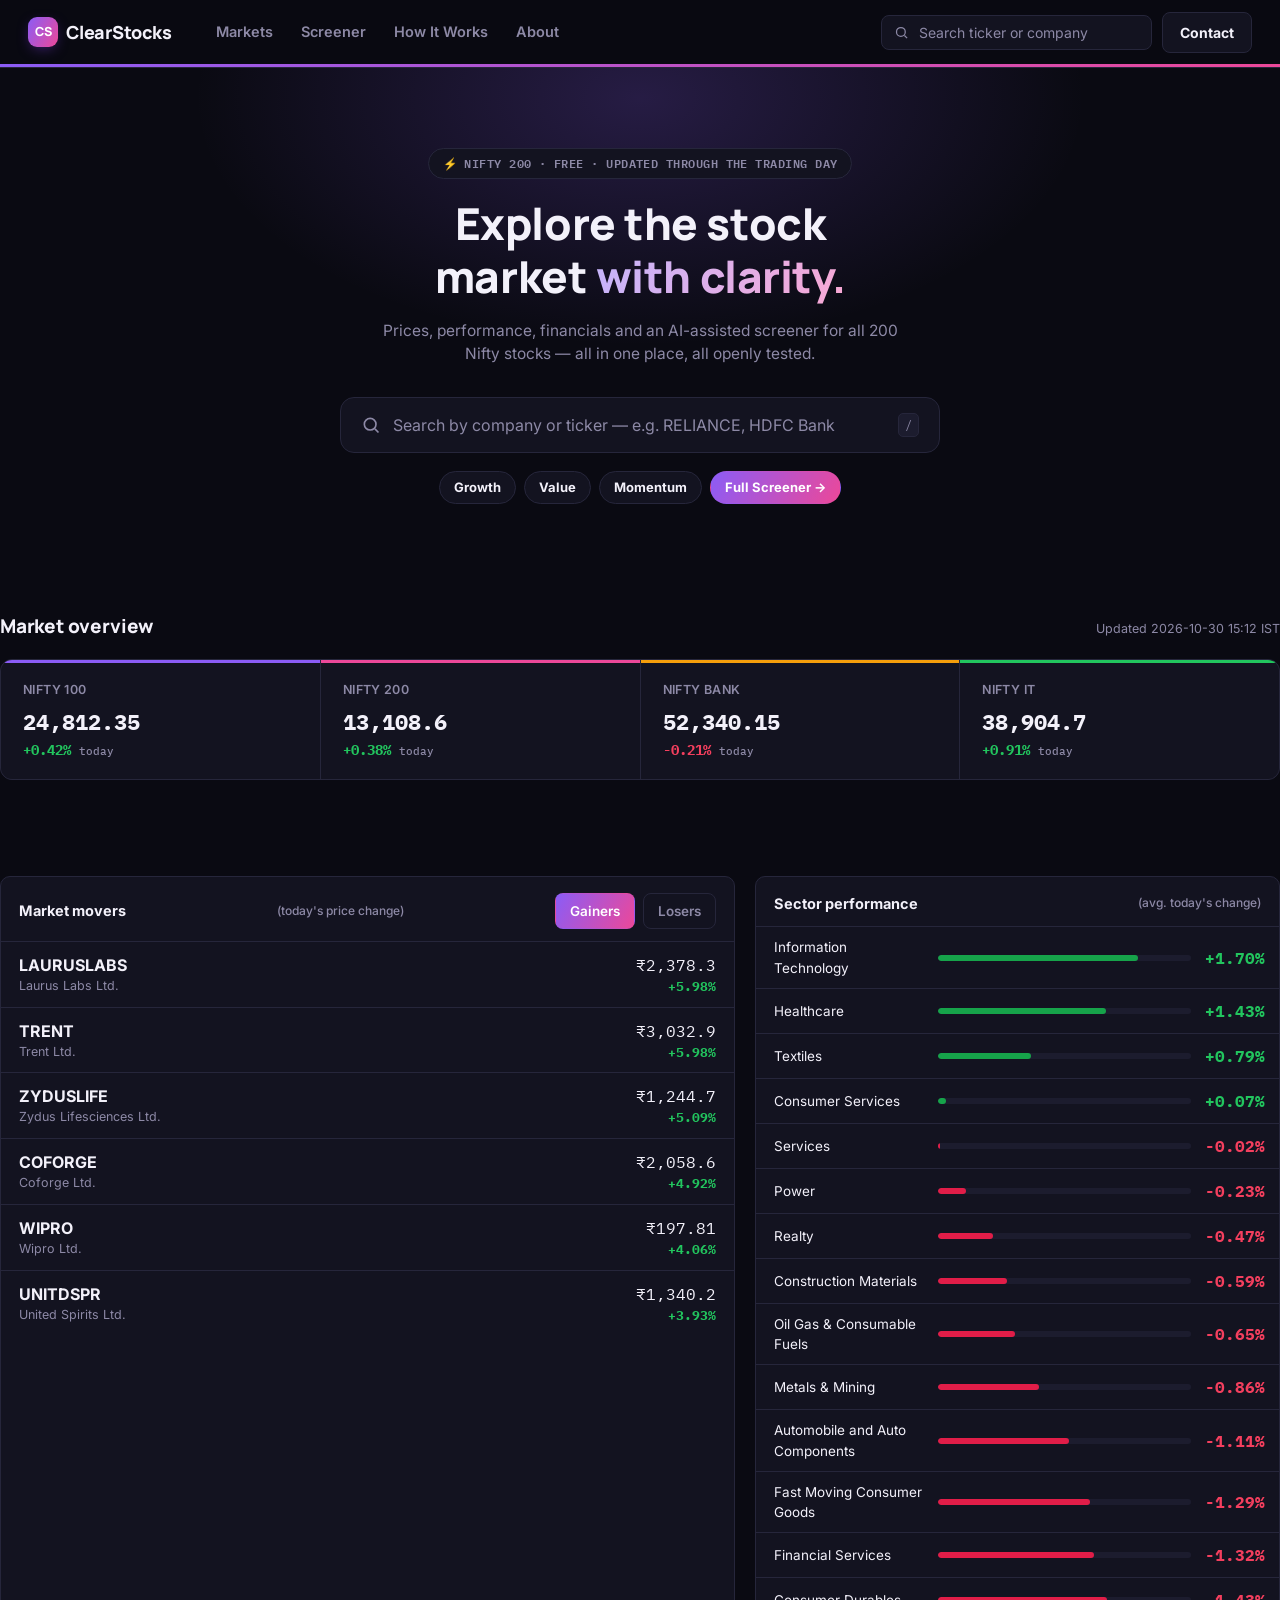
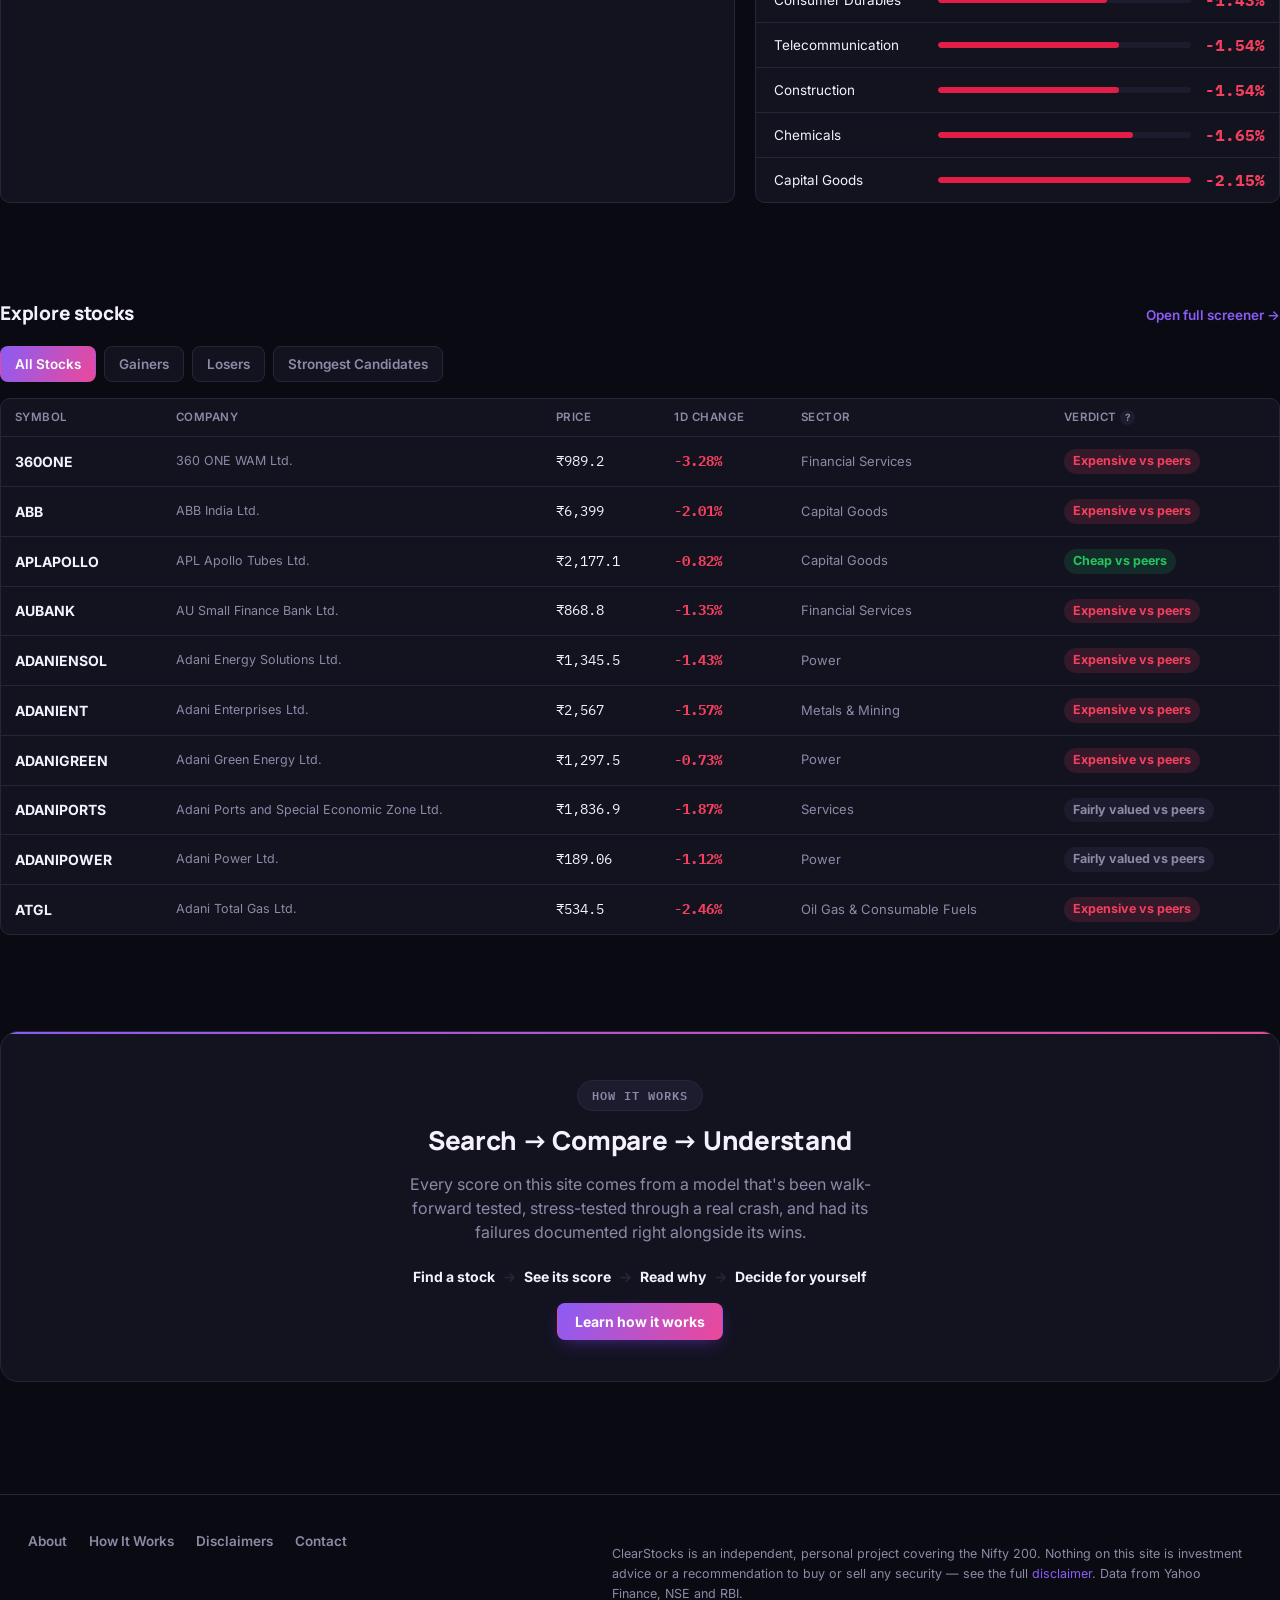
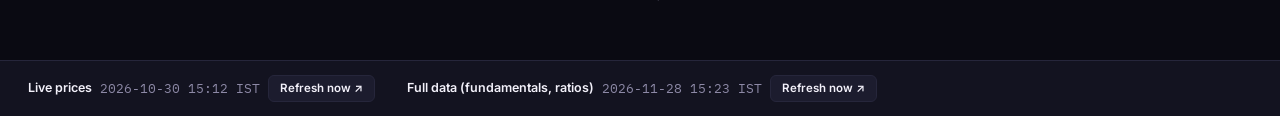
<file: index.html>
<!doctype html>
<html lang="en">
<head>
<meta charset="UTF-8">
<meta name="viewport" content="width=device-width, initial-scale=1.0">
<title>ClearStocks — Market data, made simple</title>
<link rel="preconnect" href="https://fonts.googleapis.com">
<link rel="preconnect" href="https://fonts.gstatic.com" crossorigin>
<link href="https://fonts.googleapis.com/css2?family=Inter:wght@400;500;600;700&family=Manrope:wght@700;800&family=IBM+Plex+Mono:wght@500;600&display=swap" rel="stylesheet">
<link rel="stylesheet" href="styles.css">
<link rel="manifest" href="manifest.json">
<meta name="theme-color" content="#7C3AED">
<style>
.hero{
  position:relative;overflow:hidden;text-align:center;padding:80px 0 60px;
  background:var(--bg);
}
.hero::before{
  content:"";position:absolute;top:-220px;left:50%;transform:translateX(-50%);
  width:900px;height:500px;border-radius:50%;
  background:radial-gradient(ellipse, rgba(139,92,246,.22), transparent 70%);
  pointer-events:none;
}
.hero > *{position:relative;z-index:1;}
.hero .eyebrow{
  display:inline-block;margin-bottom:18px;color:var(--text-muted);background:var(--card);
  border:1px solid var(--border);padding:6px 14px;border-radius:100px;
  font-weight:600;letter-spacing:.04em;
}
.hero h1{font-size:44px;max-width:760px;margin:0 auto;color:var(--text);line-height:1.2;}
.hero h1 .grad-text{background:linear-gradient(120deg,#C4B5FD,#F9A8D4);-webkit-background-clip:text;background-clip:text;color:transparent;}
.hero p.sub{max-width:540px;margin:16px auto 0;color:var(--text-muted);font-size:15.5px;}
.hero-search{
  max-width:600px;margin:32px auto 0;display:flex;align-items:center;gap:10px;
  background:var(--card);border:1.5px solid var(--border);border-radius:14px;
  padding:15px 20px;
}
.hero-search svg{color:var(--text-muted);flex-shrink:0;}
.hero-search input{flex:1;border:none;outline:none;font-size:16px;font-family:"Inter",sans-serif;background:none;color:var(--text);}
.hero-search input::placeholder{color:var(--text-muted);}
.hero-search kbd{
  font-family:"IBM Plex Mono",monospace;font-size:11.5px;color:var(--text-muted);
  border:1px solid var(--border);border-radius:5px;padding:2px 6px;background:var(--card-2);
}
.hero-tags{display:flex;justify-content:center;gap:8px;margin-top:18px;flex-wrap:wrap;}
.hero-tags a{
  font-size:13px;font-weight:700;color:var(--text);
  border:1px solid var(--border);border-radius:100px;padding:6px 14px;background:var(--card);
}
.hero-tags a:hover{background:var(--grad);border-color:transparent;color:#fff;}
.hero-tags a:last-child{background:var(--grad);border-color:transparent;color:#fff;}

.idx-strip{display:grid;grid-template-columns:repeat(4,1fr);gap:1px;background:var(--border);border:1px solid var(--border);border-radius:12px;overflow:hidden;}
.idx-tile{background:var(--card);padding:18px 22px;border-top:3px solid transparent;}
.idx-tile:nth-child(1){border-top-color:var(--accent);}
.idx-tile:nth-child(2){border-top-color:var(--accent-2);}
.idx-tile:nth-child(3){border-top-color:var(--gold);}
.idx-tile:nth-child(4){border-top-color:var(--green);}
.idx-tile .name{font-size:12.5px;color:var(--text-muted);font-weight:600;text-transform:uppercase;letter-spacing:.03em;}
.idx-tile .val{font-size:22px;font-weight:700;margin-top:6px;}
.idx-tile .chg{font-size:13.5px;margin-top:2px;display:block;}
@media (max-width:760px){.idx-strip{grid-template-columns:repeat(2,1fr);}}

.movers-grid{display:grid;grid-template-columns:1.4fr 1fr;gap:20px;}
@media (max-width:900px){.movers-grid{grid-template-columns:1fr;}}
.mover-row{display:flex;align-items:center;justify-content:space-between;padding:11px 18px;border-bottom:1px solid var(--border);}
.mover-row:last-child{border-bottom:none;}
.mover-row:hover{background:var(--card-2);cursor:pointer;}
.mover-left{display:flex;flex-direction:column;}
.sector-row{display:flex;align-items:center;justify-content:space-between;padding:10px 18px;border-bottom:1px solid var(--border);gap:14px;}
.sector-row:last-child{border-bottom:none;}
.sector-bar-track{flex:1;height:6px;border-radius:3px;background:var(--card-2);overflow:hidden;}
.sector-bar-fill{height:100%;border-radius:3px;}
.card-title{font-size:14.5px;font-weight:700;padding:16px 18px 12px;border-bottom:1px solid var(--border);display:flex;justify-content:space-between;align-items:center;}
.tab-pills{display:flex;gap:8px;margin-bottom:16px;flex-wrap:wrap;}
.tab-pill{
  font-size:13.5px;font-weight:600;padding:7px 14px;border-radius:8px;border:1px solid var(--border);
  background:var(--card);cursor:pointer;color:var(--text-muted);
}
.tab-pill.active{background:var(--grad);color:#fff;border-color:transparent;}

.hiw-band{
  position:relative;overflow:hidden;
  background:var(--card);border:1px solid var(--border);
  border-radius:18px;padding:48px 40px;text-align:center;
}
.hiw-band::before{
  content:"";position:absolute;top:0;left:0;right:0;height:2px;background:var(--grad);
}
.hiw-band > *{position:relative;z-index:1;}
.hiw-band .eyebrow{color:var(--text-muted);background:var(--card-2);border:1px solid var(--border);padding:6px 14px;border-radius:100px;display:inline-block;}
.hiw-band p{color:var(--text-muted) !important;}
.hiw-steps{display:flex;justify-content:center;gap:8px;margin:22px 0;flex-wrap:wrap;color:var(--text);font-weight:700;font-size:14px;}
.hiw-steps span.arrow{color:var(--border);}
</style>
</head>
<body>

<nav class="nav">
  <div class="nav-inner">
    <a class="logo" href="index.html"><span class="mark">CS</span>ClearStocks</a>
    <div class="nav-links">
      <a href="index.html#markets">Markets</a>
      <a href="screener.html">Screener</a>
      <a href="how-it-works.html">How It Works</a>
      <a href="about.html">About</a>
    </div>
    <div class="nav-right">
      <div class="search-box" style="position:relative;">
        <svg width="15" height="15" viewBox="0 0 24 24" fill="none" stroke="currentColor" stroke-width="2"><circle cx="11" cy="11" r="7"/><path d="M21 21l-4.3-4.3"/></svg>
        <input id="global-search" type="text" placeholder="Search ticker or company">
        <div id="search-results" style="display:none;position:absolute;top:calc(100% + 8px);right:0;width:320px;background:var(--card);border:1px solid var(--border);border-radius:10px;box-shadow:0 16px 40px -12px rgba(0,0,0,.6);overflow:hidden;"></div>
      </div>
      <a class="btn" href="contact.html">Contact</a>
      <button id="mobile-toggle" class="mobile-toggle" aria-label="Menu">
        <svg width="22" height="22" viewBox="0 0 24 24" fill="none" stroke="currentColor" stroke-width="2"><line x1="4" y1="7" x2="20" y2="7"/><line x1="4" y1="12" x2="20" y2="12"/><line x1="4" y1="17" x2="20" y2="17"/></svg>
      </button>
    </div>
  </div>
  <div id="mobile-nav-panel" class="mobile-nav-panel">
      <a href="index.html#markets">Markets</a>
      <a href="screener.html">Screener</a>
      <a href="how-it-works.html">How It Works</a>
      <a href="about.html">About</a>
      </div>
</nav>

<main>
  <section class="hero container">
    <span class="eyebrow">⚡ Nifty 200 · Free · Updated through the trading day</span>
    <h1>Explore the stock market <span class="grad-text">with clarity.</span></h1>
    <p class="sub">Prices, performance, financials and an AI-assisted screener for all 200 Nifty stocks — all in one place, all openly tested.</p>
    <div class="hero-search" style="position:relative;z-index:5;">
      <svg width="20" height="20" viewBox="0 0 24 24" fill="none" stroke="currentColor" stroke-width="2"><circle cx="11" cy="11" r="7"/><path d="M21 21l-4.3-4.3"/></svg>
      <input id="hero-search-input" type="text" placeholder="Search by company or ticker — e.g. RELIANCE, HDFC Bank">
      <kbd>/</kbd>
      <div id="hero-search-results" style="display:none;position:absolute;top:calc(100% + 8px);left:0;right:0;background:var(--card);border:1px solid var(--border);border-radius:10px;box-shadow:0 16px 40px -12px rgba(0,0,0,.6);overflow:hidden;z-index:10;text-align:left;"></div>
    </div>
    <div class="hero-tags">
      <a href="screener.html?screen=growth">Growth</a>
      <a href="screener.html?screen=value">Value</a>
      <a href="screener.html?screen=momentum">Momentum</a>
      <a href="screener.html">Full Screener →</a>
    </div>
  </section>

  <section class="section container" id="markets">
    <div id="banner-slot"></div>
    <div class="section-head">
      <h2 style="font-size:19px;">Market overview</h2>
      <span style="font-size:12.5px;color:var(--text-muted);" id="updated-label">—</span>
    </div>
    <div class="idx-strip" id="idx-strip"></div>
  </section>

  <section class="section container">
    <div class="movers-grid">
      <div class="card">
        <div class="card-title">
          Market movers <span style="font-weight:500;color:var(--text-muted);font-size:12px;">(today's price change)</span>
          <div class="tab-pills" style="margin:0;">
            <span class="tab-pill active" data-movers="gainers">Gainers</span>
            <span class="tab-pill" data-movers="losers">Losers</span>
          </div>
        </div>
        <div id="movers-list"></div>
      </div>
      <div class="card">
        <div class="card-title">Sector performance <span style="font-weight:500;color:var(--text-muted);font-size:12px;">(avg. today's change)</span></div>
        <div id="sector-list"></div>
      </div>
    </div>
  </section>

  <section class="section container" id="explore">
    <div class="section-head">
      <h2 style="font-size:19px;">Explore stocks</h2>
      <a href="screener.html" style="font-size:13.5px;font-weight:600;color:var(--accent);">Open full screener →</a>
    </div>
    <div class="tab-pills" id="explore-tabs">
      <span class="tab-pill active" data-filter="all">All Stocks</span>
      <span class="tab-pill" data-filter="gainers">Gainers</span>
      <span class="tab-pill" data-filter="losers">Losers</span>
      <span class="tab-pill" data-filter="active">Strongest Candidates</span>
    </div>
    <div class="card" style="overflow-x:auto;">
      <table id="explore-table">
        <thead><tr><th>Symbol</th><th>Company</th><th>Price</th><th>1D Change</th><th>Sector</th><th>Verdict <span class="info-dot">?<span class="tip">Cheap/Fair/Expensive compares the stock's price to others in its own sector right now — not to its own past price.</span></span></th></tr></thead>
        <tbody></tbody>
      </table>
    </div>
  </section>

  <section class="section container">
    <div class="hiw-band">
      <span class="eyebrow">How it works</span>
      <h2 style="font-size:26px;margin-top:10px;">Search → Compare → Understand</h2>
      <p style="color:var(--text-muted);max-width:480px;margin:12px auto 0;">Every score on this site comes from a model that's been walk-forward tested, stress-tested through a real crash, and had its failures documented right alongside its wins.</p>
      <div class="hiw-steps">
        <span>Find a stock</span><span class="arrow">→</span><span>See its score</span><span class="arrow">→</span><span>Read why</span><span class="arrow">→</span><span>Decide for yourself</span>
      </div>
      <a class="btn primary" href="how-it-works.html">Learn how it works</a>
    </div>
  </section>
</main>

<footer>
  <div class="footer-inner">
    <div class="footer-links">
      <a href="about.html">About</a>
      <a href="how-it-works.html">How It Works</a>
      <a href="disclaimer.html">Disclaimers</a>
      <a href="contact.html">Contact</a>
    </div>
    <p class="footer-note">ClearStocks is an independent, personal project covering the Nifty 200. Nothing on this site is investment advice or a recommendation to buy or sell any security — see the full <a href="disclaimer.html" style="color:var(--accent);">disclaimer</a>. Data from Yahoo Finance, NSE and RBI.</p>
  </div>
<div class="data-status-bar">
  <div class="data-status">
    <div class="ds-row">
      <span class="ds-label">Live prices</span>
      <span class="ds-time" id="ds-price-time">—</span>
      <a class="ds-btn" href="https://github.com/sp2591996/clearstocks-website/actions/workflows/refresh-prices.yml" target="_blank" rel="noopener">Refresh now ↗</a>
    </div>
    <div class="ds-row">
      <span class="ds-label">Full data (fundamentals, ratios)</span>
      <span class="ds-time" id="ds-data-time">—</span>
      <a class="ds-btn" href="https://github.com/sp2591996/clearstocks-website/actions/workflows/refresh-weekly.yml" target="_blank" rel="noopener">Refresh now ↗</a>
    </div>
  </div>
</div>
</footer>

<script src="app.js"></script>
<script>
const SECTOR_COLOR = { pos: "#16A34A", neg: "#E11D48", flat: "#94A3B8" };

function renderIndices() {
  document.getElementById("idx-strip").innerHTML = SAMPLE_INDICES.map(i => `
    <div class="idx-tile">
      <div class="name">${i.name}</div>
      <div class="val num">${i.value.toLocaleString("en-IN")}</div>
      <span class="chg ${chgClass(i.change_pct)} num">${fmtPct(i.change_pct)} <span style="font-weight:500;color:var(--text-muted);font-size:11px;">today</span></span>
    </div>`).join("");
}

function renderMovers(kind) {
  const sorted = [...STOCKS].sort((a,b) => kind === "gainers" ? b.day_change_pct - a.day_change_pct : a.day_change_pct - b.day_change_pct);
  document.getElementById("movers-list").innerHTML = sorted.slice(0,6).map(s => `
    <div class="mover-row" data-symbol="${s.symbol}">
      <div class="mover-left"><span class="sym">${s.symbol}</span><span class="company-name">${s.name}</span></div>
      <div style="text-align:right;">
        <div class="num">${fmtPrice(s.current_price)}</div>
        <div class="chg ${chgClass(s.day_change_pct)} num" style="font-size:12.5px;">${fmtPct(s.day_change_pct)}</div>
      </div>
    </div>`).join("");
}

function renderSectors() {
  const bySector = {};
  STOCKS.forEach(s => { (bySector[s.sector] ||= []).push(s.day_change_pct); });
  const rows = Object.entries(bySector).map(([sector, vals]) => ({
    sector, avg: vals.reduce((a,b)=>a+b,0)/vals.length
  })).sort((a,b) => b.avg - a.avg);
  const maxAbs = Math.max(...rows.map(r => Math.abs(r.avg)), 1);
  document.getElementById("sector-list").innerHTML = rows.map(r => `
    <div class="sector-row">
      <span style="font-size:13.5px;flex-shrink:0;width:150px;">${r.sector}</span>
      <div class="sector-bar-track"><div class="sector-bar-fill" style="width:${Math.min(100, Math.abs(r.avg)/maxAbs*100)}%;background:${r.avg>=0?SECTOR_COLOR.pos:SECTOR_COLOR.neg};margin-left:${r.avg<0?0:0}%;"></div></div>
      <span class="chg ${chgClass(r.avg)} num" style="width:56px;text-align:right;flex-shrink:0;">${fmtPct(r.avg)}</span>
    </div>`).join("");
}

function renderExplore(filter) {
  let rows = [...STOCKS];
  if (filter === "gainers") rows = rows.filter(s=>s.day_change_pct>0).sort((a,b)=>b.day_change_pct-a.day_change_pct);
  else if (filter === "losers") rows = rows.filter(s=>s.day_change_pct<0).sort((a,b)=>a.day_change_pct-b.day_change_pct);
  else if (filter === "active") rows = rows.filter(s=>s.interpretation && s.interpretation.startsWith("STRONGEST"));
  rows = rows.slice(0, 10);
  document.querySelector("#explore-table tbody").innerHTML = rows.map(s => `
    <tr data-symbol="${s.symbol}">
      <td class="sym">${s.symbol}</td>
      <td class="company-name">${s.name}</td>
      <td class="num">${fmtPrice(s.current_price)}</td>
      <td class="chg ${chgClass(s.day_change_pct)} num">${fmtPct(s.day_change_pct)}</td>
      <td style="color:var(--text-muted);font-size:13px;">${s.sector}</td>
      <td><span class="pill ${verdictClass(s.valuation_verdict)}" title="${(s.valuation_verdict||"").replace(/"/g,'&quot;')}">${verdictShort(s.valuation_verdict)}</span></td>
    </tr>`).join("");
}

function goToStock(symbol) { window.location.href = `stock.html?symbol=${encodeURIComponent(symbol)}`; }

(async function init() {
  await loadStockData();
  document.getElementById("banner-slot").innerHTML = sampleBanner();
  document.getElementById("updated-label").textContent = LAST_UPDATED ? `Updated ${LAST_UPDATED}` : "Example data — not live";
  renderIndices();
  renderMovers("gainers");
  renderSectors();
  renderExplore("all");
  initNav();

  document.querySelectorAll('[data-movers]').forEach(el => el.onclick = () => {
    document.querySelectorAll('[data-movers]').forEach(x=>x.classList.remove('active'));
    el.classList.add('active');
    renderMovers(el.dataset.movers);
  });
  document.querySelectorAll('#explore-tabs [data-filter]').forEach(el => el.onclick = () => {
    document.querySelectorAll('#explore-tabs [data-filter]').forEach(x=>x.classList.remove('active'));
    el.classList.add('active');
    renderExplore(el.dataset.filter);
  });
  document.body.addEventListener('click', (e) => {
    const row = e.target.closest('[data-symbol]');
    if (row) goToStock(row.dataset.symbol);
  });
})();
</script>
</body>
</html>
</file>
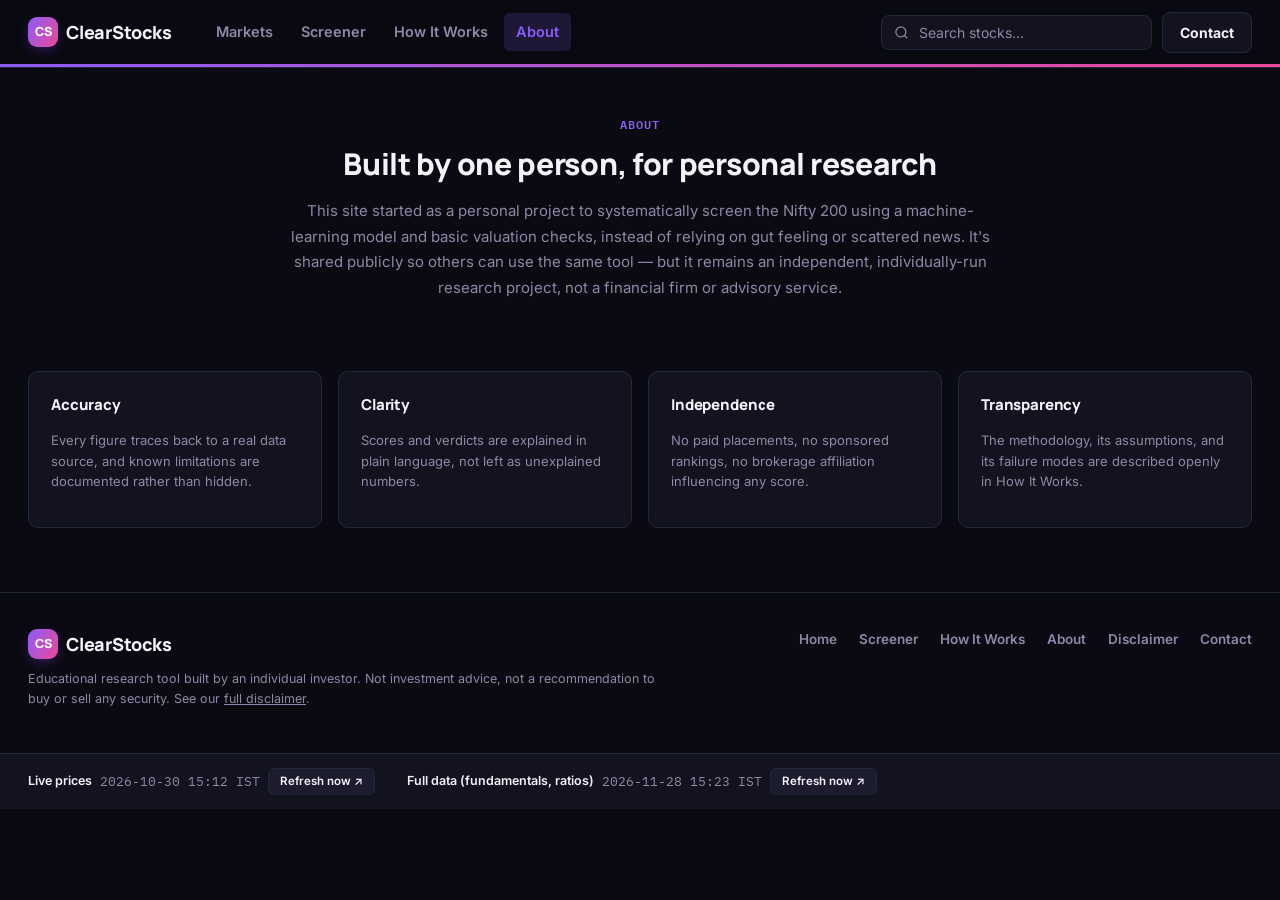
<file: about.html>
<!DOCTYPE html>
<html lang="en">
<head>
<meta charset="UTF-8">
<meta name="viewport" content="width=device-width, initial-scale=1.0">
<title>About — ClearStocks</title>
<link rel="preconnect" href="https://fonts.googleapis.com">
<link href="https://fonts.googleapis.com/css2?family=Inter:wght@400;500;600;700&family=Manrope:wght@700;800&family=IBM+Plex+Mono:wght@500;600&display=swap" rel="stylesheet">
<link rel="stylesheet" href="styles.css">
<style>
  .about-hero{max-width:700px;margin:0 auto;padding:48px 0 20px;text-align:center;}
  .about-hero p{color:var(--text-muted);font-size:15px;margin-top:12px;line-height:1.7;}
  .principles{display:grid;grid-template-columns:repeat(4,1fr);gap:16px;margin:36px 0 56px;}
  @media (max-width:900px){.principles{grid-template-columns:1fr 1fr;}}
  .principle{padding:22px;}
  .principle h4{font-size:15px;margin-bottom:8px;}
  .principle p{font-size:13px;color:var(--text-muted);line-height:1.6;}
</style>
</head>
<body>

<nav class="nav">
  <div class="nav-inner">
    <a class="logo" href="index.html"><span class="mark">CS</span>ClearStocks</a>
    <div class="nav-links">
      <a href="index.html#markets">Markets</a>
      <a href="screener.html">Screener</a>
      <a href="how-it-works.html">How It Works</a>
      <a href="about.html" class="active">About</a>
    </div>
    <div class="nav-right">
      <div class="search-box" style="position:relative;">
        <svg width="15" height="15" viewBox="0 0 24 24" fill="none" stroke="currentColor" stroke-width="2"><circle cx="11" cy="11" r="8"/><path d="m21 21-4.3-4.3"/></svg>
        <input id="global-search" type="text" placeholder="Search stocks...">
        <div id="search-results" class="search-results card" style="display:none;position:absolute;top:130%;right:0;width:280px;max-height:320px;overflow-y:auto;padding:6px;"></div>
      </div>
      <a class="btn" href="contact.html">Contact</a>
      <button id="mobile-toggle" class="mobile-toggle" aria-label="Menu">
        <svg width="22" height="22" viewBox="0 0 24 24" fill="none" stroke="currentColor" stroke-width="2"><line x1="4" y1="7" x2="20" y2="7"/><line x1="4" y1="12" x2="20" y2="12"/><line x1="4" y1="17" x2="20" y2="17"/></svg>
      </button>
    </div>
  </div>
  <div id="mobile-nav-panel" class="mobile-nav-panel">
      <a href="index.html#markets">Markets</a>
      <a href="screener.html">Screener</a>
      <a href="how-it-works.html">How It Works</a>
      <a href="about.html" class="active">About</a>
      </div>
</nav>

<div class="container">
  <div class="about-hero">
    <div class="eyebrow">About</div>
    <h1 style="font-size:30px;margin-top:8px;">Built by one person, for personal research</h1>
    <p>This site started as a personal project to systematically screen the Nifty 200 using a machine-learning model and basic valuation checks, instead of relying on gut feeling or scattered news. It's shared publicly so others can use the same tool — but it remains an independent, individually-run research project, not a financial firm or advisory service.</p>
  </div>

  <div class="principles">
    <div class="card principle"><h4>Accuracy</h4><p>Every figure traces back to a real data source, and known limitations are documented rather than hidden.</p></div>
    <div class="card principle"><h4>Clarity</h4><p>Scores and verdicts are explained in plain language, not left as unexplained numbers.</p></div>
    <div class="card principle"><h4>Independence</h4><p>No paid placements, no sponsored rankings, no brokerage affiliation influencing any score.</p></div>
    <div class="card principle"><h4>Transparency</h4><p>The methodology, its assumptions, and its failure modes are described openly in How It Works.</p></div>
  </div>
</div>

<footer>
  <div class="footer-inner">
    <div>
      <div class="logo" style="margin-bottom:10px;"><span class="mark">CS</span>ClearStocks</div>
      <div class="footer-note">Educational research tool built by an individual investor. Not investment advice, not a recommendation to buy or sell any security. See our <a href="disclaimer.html" style="text-decoration:underline;">full disclaimer</a>.</div>
    </div>
    <div class="footer-links">
      <a href="index.html">Home</a>
      <a href="screener.html">Screener</a>
      <a href="how-it-works.html">How It Works</a>
      <a href="about.html">About</a>
      <a href="disclaimer.html">Disclaimer</a>
      <a href="contact.html">Contact</a>
    </div>
  </div>
<div class="data-status-bar">
  <div class="data-status">
    <div class="ds-row">
      <span class="ds-label">Live prices</span>
      <span class="ds-time" id="ds-price-time">—</span>
      <a class="ds-btn" href="https://github.com/sp2591996/clearstocks-website/actions/workflows/refresh-prices.yml" target="_blank" rel="noopener">Refresh now ↗</a>
    </div>
    <div class="ds-row">
      <span class="ds-label">Full data (fundamentals, ratios)</span>
      <span class="ds-time" id="ds-data-time">—</span>
      <a class="ds-btn" href="https://github.com/sp2591996/clearstocks-website/actions/workflows/refresh-weekly.yml" target="_blank" rel="noopener">Refresh now ↗</a>
    </div>
  </div>
</div>
</footer>

<script src="app.js"></script>
<script>(async function(){ await loadStockData(); initNav(); document.body.addEventListener("click",e=>{const r=e.target.closest("[data-symbol]"); if(r) window.location.href=`stock.html?symbol=${encodeURIComponent(r.dataset.symbol)}`;}); })();</script>
</body>
</html>
</file>
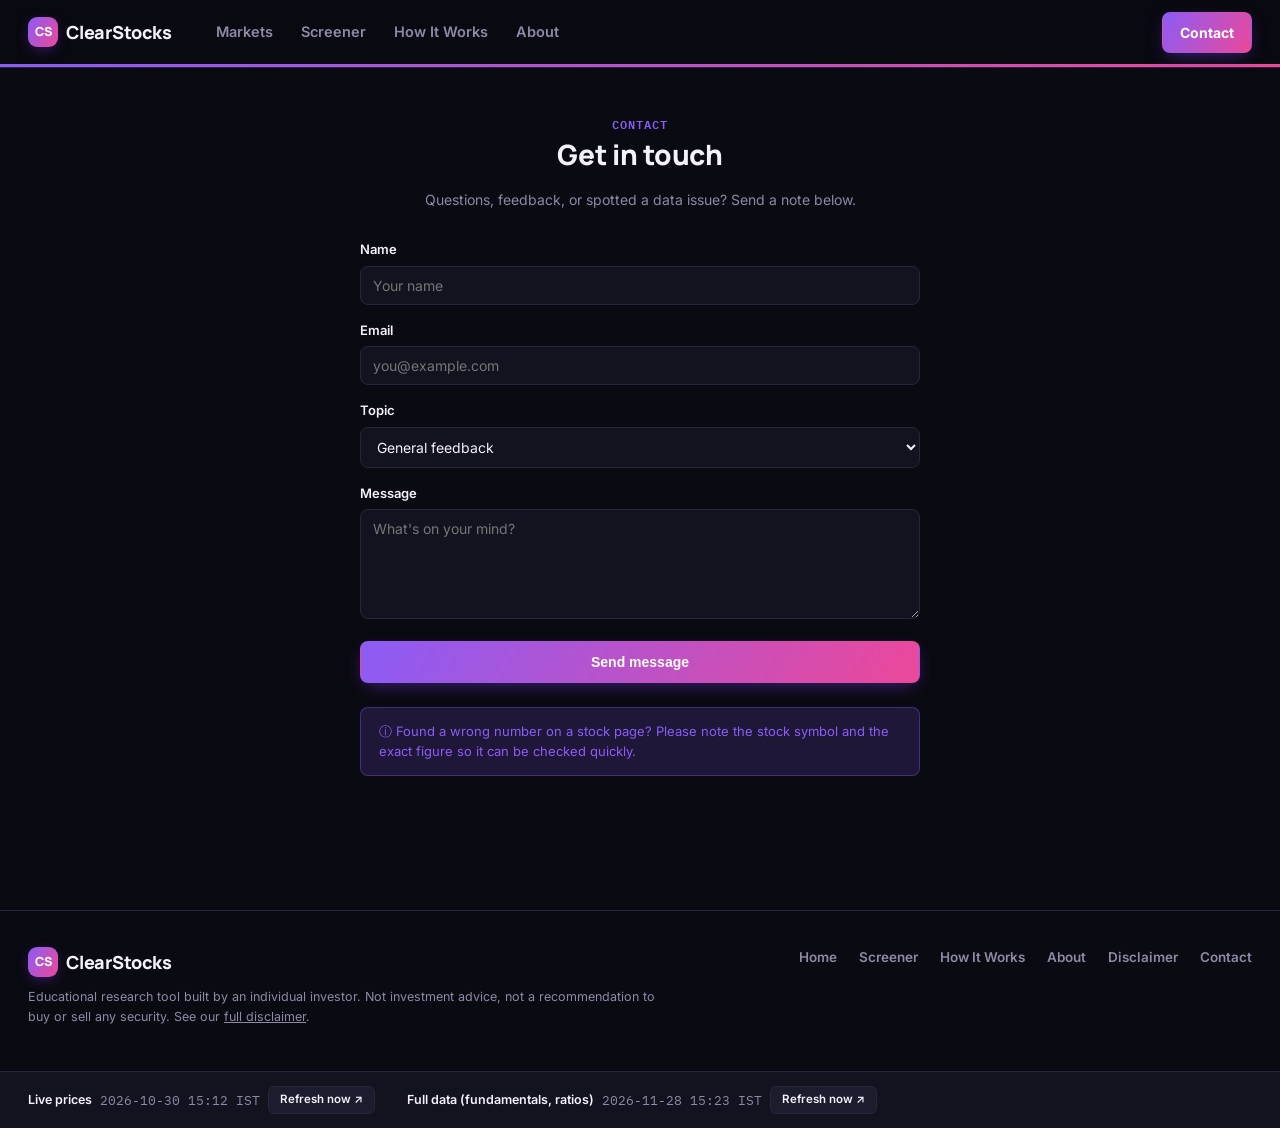
<file: contact.html>
<!DOCTYPE html>
<html lang="en">
<head>
<meta charset="UTF-8">
<meta name="viewport" content="width=device-width, initial-scale=1.0">
<title>Contact — ClearStocks</title>
<link rel="preconnect" href="https://fonts.googleapis.com">
<link href="https://fonts.googleapis.com/css2?family=Inter:wght@400;500;600;700&family=Manrope:wght@700;800&family=IBM+Plex+Mono:wght@500;600&display=swap" rel="stylesheet">
<link rel="stylesheet" href="styles.css">
<style>
  .contact-wrap{max-width:560px;margin:0 auto;padding:48px 0 70px;}
  .contact-wrap h1{font-size:28px;margin-bottom:8px;text-align:center;}
  .contact-wrap p.lead{text-align:center;color:var(--text-muted);font-size:14px;margin-bottom:30px;}
  .field{margin-bottom:16px;}
  .field label{display:block;font-size:13px;font-weight:600;margin-bottom:6px;}
  .field input, .field select, .field textarea{
    width:100%;padding:10px 12px;border:1px solid var(--border);border-radius:8px;
    font-family:"Inter",sans-serif;font-size:14px;background:var(--card);color:var(--text);
  }
  .field textarea{resize:vertical;min-height:110px;}
  .data-issue{background:var(--accent-bg);border:1px solid rgba(139,92,246,.35);border-radius:8px;padding:14px 18px;font-size:13px;color:var(--accent);margin-top:24px;}
</style>
</head>
<body>

<nav class="nav">
  <div class="nav-inner">
    <a class="logo" href="index.html"><span class="mark">CS</span>ClearStocks</a>
    <div class="nav-links">
      <a href="index.html#markets">Markets</a>
      <a href="screener.html">Screener</a>
      <a href="how-it-works.html">How It Works</a>
      <a href="about.html">About</a>
    </div>
    <div class="nav-right">
      <a class="btn primary" href="contact.html">Contact</a>
      <button id="mobile-toggle" class="mobile-toggle" aria-label="Menu">
        <svg width="22" height="22" viewBox="0 0 24 24" fill="none" stroke="currentColor" stroke-width="2"><line x1="4" y1="7" x2="20" y2="7"/><line x1="4" y1="12" x2="20" y2="12"/><line x1="4" y1="17" x2="20" y2="17"/></svg>
      </button>
    </div>
  </div>
  <div id="mobile-nav-panel" class="mobile-nav-panel">
      <a href="index.html#markets">Markets</a>
      <a href="screener.html">Screener</a>
      <a href="how-it-works.html">How It Works</a>
      <a href="about.html">About</a>
      </div>
</nav>

<div class="container">
  <div class="contact-wrap">
    <div class="eyebrow" style="text-align:center;">Contact</div>
    <h1>Get in touch</h1>
    <p class="lead">Questions, feedback, or spotted a data issue? Send a note below.</p>

    <form onsubmit="return false;">
      <div class="field"><label>Name</label><input type="text" placeholder="Your name"></div>
      <div class="field"><label>Email</label><input type="email" placeholder="you@example.com"></div>
      <div class="field">
        <label>Topic</label>
        <select>
          <option>General feedback</option>
          <option>Data issue / incorrect figure</option>
          <option>Feature request</option>
          <option>Other</option>
        </select>
      </div>
      <div class="field"><label>Message</label><textarea placeholder="What's on your mind?"></textarea></div>
      <button class="btn primary" style="width:100%;padding:12px;">Send message</button>
    </form>

    <div class="data-issue">&#9432; Found a wrong number on a stock page? Please note the stock symbol and the exact figure so it can be checked quickly.</div>
  </div>
</div>

<footer>
  <div class="footer-inner">
    <div>
      <div class="logo" style="margin-bottom:10px;"><span class="mark">CS</span>ClearStocks</div>
      <div class="footer-note">Educational research tool built by an individual investor. Not investment advice, not a recommendation to buy or sell any security. See our <a href="disclaimer.html" style="text-decoration:underline;">full disclaimer</a>.</div>
    </div>
    <div class="footer-links">
      <a href="index.html">Home</a>
      <a href="screener.html">Screener</a>
      <a href="how-it-works.html">How It Works</a>
      <a href="about.html">About</a>
      <a href="disclaimer.html">Disclaimer</a>
      <a href="contact.html">Contact</a>
    </div>
  </div>
<div class="data-status-bar">
  <div class="data-status">
    <div class="ds-row">
      <span class="ds-label">Live prices</span>
      <span class="ds-time" id="ds-price-time">—</span>
      <a class="ds-btn" href="https://github.com/sp2591996/clearstocks-website/actions/workflows/refresh-prices.yml" target="_blank" rel="noopener">Refresh now ↗</a>
    </div>
    <div class="ds-row">
      <span class="ds-label">Full data (fundamentals, ratios)</span>
      <span class="ds-time" id="ds-data-time">—</span>
      <a class="ds-btn" href="https://github.com/sp2591996/clearstocks-website/actions/workflows/refresh-weekly.yml" target="_blank" rel="noopener">Refresh now ↗</a>
    </div>
  </div>
</div>
</footer>

<script src="app.js"></script>
<script>initNav();</script>
</body>
</html>
</file>
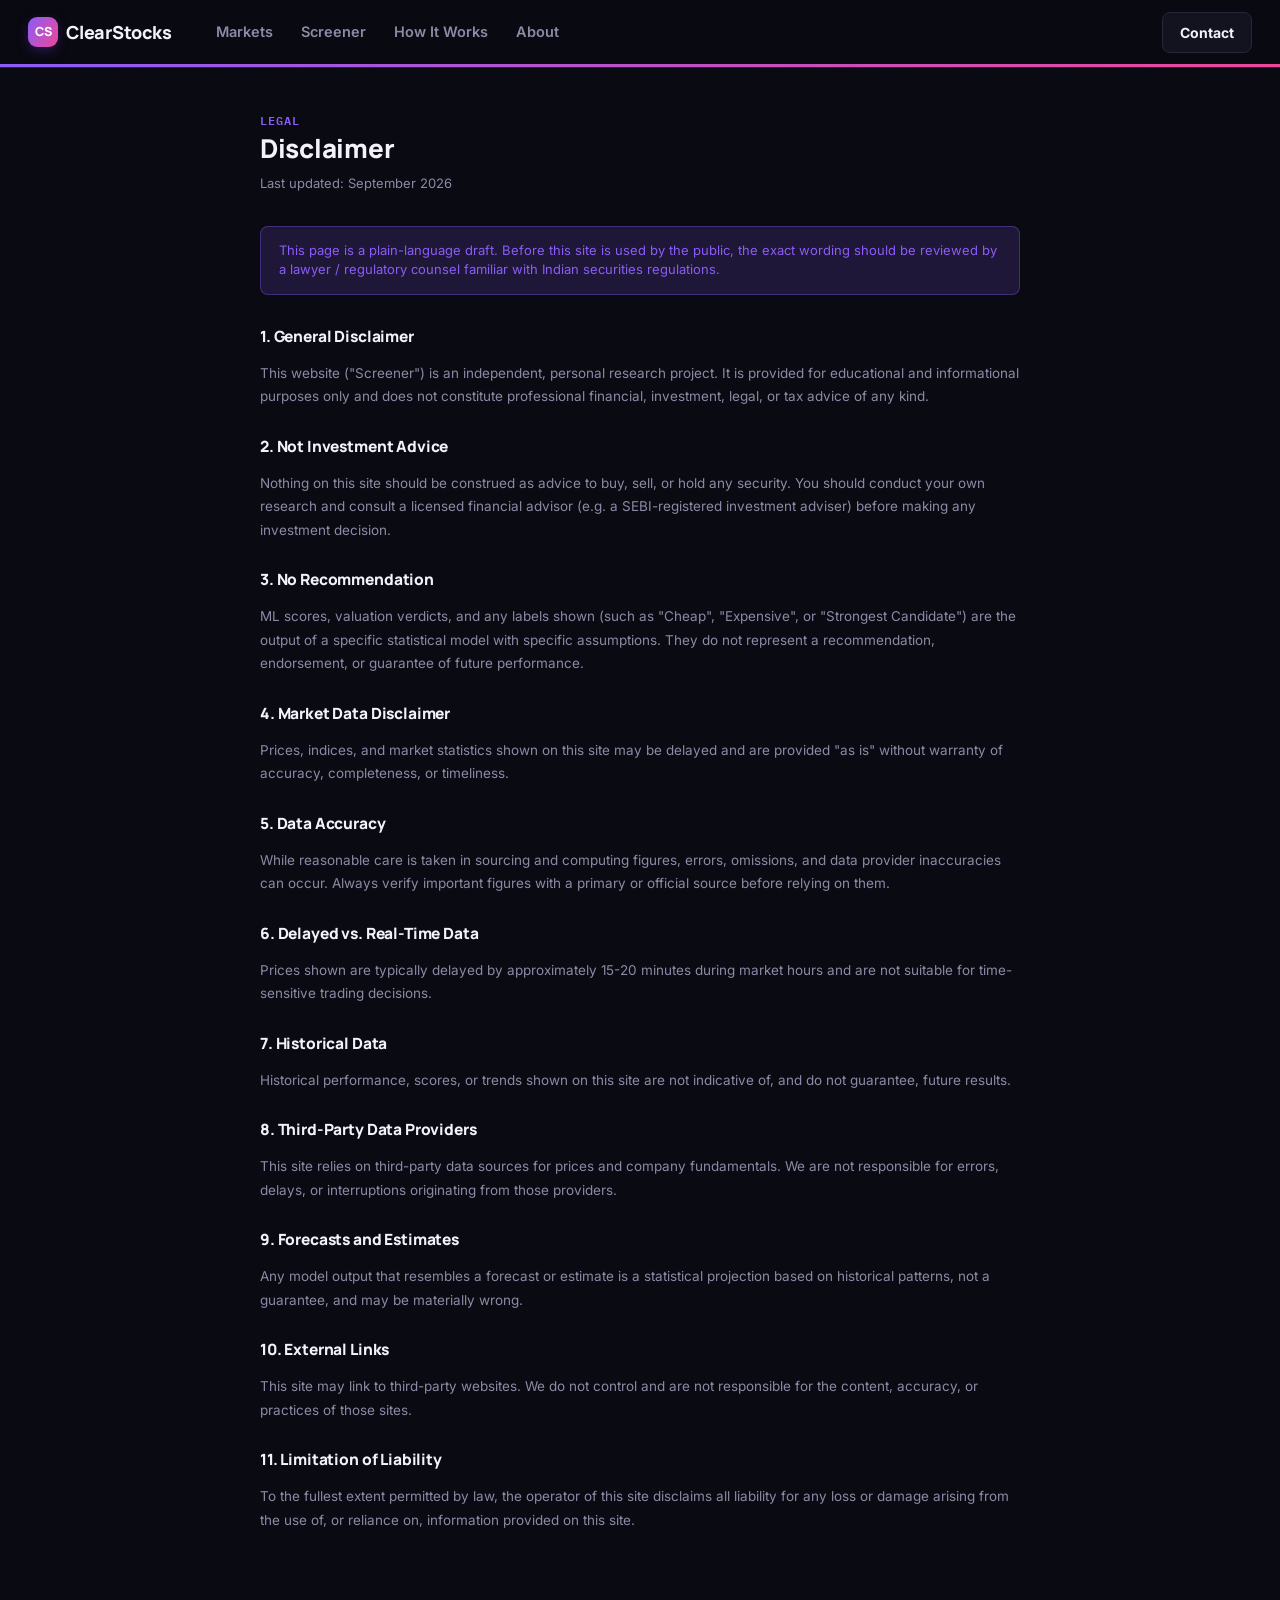
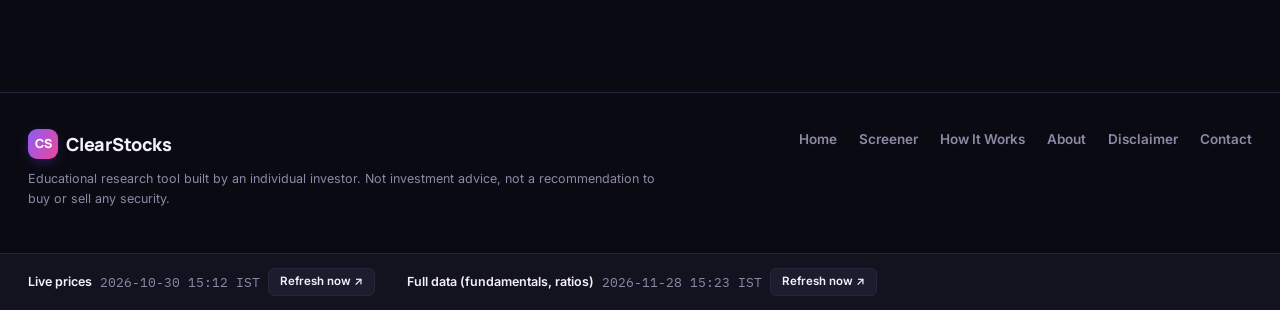
<file: disclaimer.html>
<!DOCTYPE html>
<html lang="en">
<head>
<meta charset="UTF-8">
<meta name="viewport" content="width=device-width, initial-scale=1.0">
<title>Disclaimer — ClearStocks</title>
<link rel="preconnect" href="https://fonts.googleapis.com">
<link href="https://fonts.googleapis.com/css2?family=Inter:wght@400;500;600;700&family=Manrope:wght@700;800&family=IBM+Plex+Mono:wght@500;600&display=swap" rel="stylesheet">
<link rel="stylesheet" href="styles.css">
<style>
  .doc{max-width:760px;margin:0 auto;padding:44px 0 70px;}
  .doc h1{font-size:26px;margin-bottom:6px;}
  .doc .updated{color:var(--text-muted);font-size:13px;margin-bottom:32px;}
  .doc section{margin-bottom:26px;}
  .doc h3{font-size:15.5px;margin-bottom:8px;}
  .doc p{font-size:13.5px;color:var(--text-muted);line-height:1.75;}
  .doc .callout{background:var(--accent-bg);border:1px solid rgba(139,92,246,.35);border-radius:8px;padding:14px 18px;font-size:13px;color:var(--accent);margin-bottom:30px;}
</style>
</head>
<body>

<nav class="nav">
  <div class="nav-inner">
    <a class="logo" href="index.html"><span class="mark">CS</span>ClearStocks</a>
    <div class="nav-links">
      <a href="index.html#markets">Markets</a>
      <a href="screener.html">Screener</a>
      <a href="how-it-works.html">How It Works</a>
      <a href="about.html">About</a>
    </div>
    <div class="nav-right">
      <a class="btn" href="contact.html">Contact</a>
      <button id="mobile-toggle" class="mobile-toggle" aria-label="Menu">
        <svg width="22" height="22" viewBox="0 0 24 24" fill="none" stroke="currentColor" stroke-width="2"><line x1="4" y1="7" x2="20" y2="7"/><line x1="4" y1="12" x2="20" y2="12"/><line x1="4" y1="17" x2="20" y2="17"/></svg>
      </button>
    </div>
  </div>
  <div id="mobile-nav-panel" class="mobile-nav-panel">
      <a href="index.html#markets">Markets</a>
      <a href="screener.html">Screener</a>
      <a href="how-it-works.html">How It Works</a>
      <a href="about.html">About</a>
      </div>
</nav>

<div class="container">
  <div class="doc">
    <div class="eyebrow">Legal</div>
    <h1>Disclaimer</h1>
    <div class="updated">Last updated: September 2026</div>
    <div class="callout">This page is a plain-language draft. Before this site is used by the public, the exact wording should be reviewed by a lawyer / regulatory counsel familiar with Indian securities regulations.</div>

    <section><h3>1. General Disclaimer</h3><p>This website ("Screener") is an independent, personal research project. It is provided for educational and informational purposes only and does not constitute professional financial, investment, legal, or tax advice of any kind.</p></section>
    <section><h3>2. Not Investment Advice</h3><p>Nothing on this site should be construed as advice to buy, sell, or hold any security. You should conduct your own research and consult a licensed financial advisor (e.g. a SEBI-registered investment adviser) before making any investment decision.</p></section>
    <section><h3>3. No Recommendation</h3><p>ML scores, valuation verdicts, and any labels shown (such as "Cheap", "Expensive", or "Strongest Candidate") are the output of a specific statistical model with specific assumptions. They do not represent a recommendation, endorsement, or guarantee of future performance.</p></section>
    <section><h3>4. Market Data Disclaimer</h3><p>Prices, indices, and market statistics shown on this site may be delayed and are provided "as is" without warranty of accuracy, completeness, or timeliness.</p></section>
    <section><h3>5. Data Accuracy</h3><p>While reasonable care is taken in sourcing and computing figures, errors, omissions, and data provider inaccuracies can occur. Always verify important figures with a primary or official source before relying on them.</p></section>
    <section><h3>6. Delayed vs. Real-Time Data</h3><p>Prices shown are typically delayed by approximately 15-20 minutes during market hours and are not suitable for time-sensitive trading decisions.</p></section>
    <section><h3>7. Historical Data</h3><p>Historical performance, scores, or trends shown on this site are not indicative of, and do not guarantee, future results.</p></section>
    <section><h3>8. Third-Party Data Providers</h3><p>This site relies on third-party data sources for prices and company fundamentals. We are not responsible for errors, delays, or interruptions originating from those providers.</p></section>
    <section><h3>9. Forecasts and Estimates</h3><p>Any model output that resembles a forecast or estimate is a statistical projection based on historical patterns, not a guarantee, and may be materially wrong.</p></section>
    <section><h3>10. External Links</h3><p>This site may link to third-party websites. We do not control and are not responsible for the content, accuracy, or practices of those sites.</p></section>
    <section><h3>11. Limitation of Liability</h3><p>To the fullest extent permitted by law, the operator of this site disclaims all liability for any loss or damage arising from the use of, or reliance on, information provided on this site.</p></section>
  </div>
</div>

<footer>
  <div class="footer-inner">
    <div>
      <div class="logo" style="margin-bottom:10px;"><span class="mark">CS</span>ClearStocks</div>
      <div class="footer-note">Educational research tool built by an individual investor. Not investment advice, not a recommendation to buy or sell any security.</div>
    </div>
    <div class="footer-links">
      <a href="index.html">Home</a>
      <a href="screener.html">Screener</a>
      <a href="how-it-works.html">How It Works</a>
      <a href="about.html">About</a>
      <a href="disclaimer.html">Disclaimer</a>
      <a href="contact.html">Contact</a>
    </div>
  </div>
<div class="data-status-bar">
  <div class="data-status">
    <div class="ds-row">
      <span class="ds-label">Live prices</span>
      <span class="ds-time" id="ds-price-time">—</span>
      <a class="ds-btn" href="https://github.com/sp2591996/clearstocks-website/actions/workflows/refresh-prices.yml" target="_blank" rel="noopener">Refresh now ↗</a>
    </div>
    <div class="ds-row">
      <span class="ds-label">Full data (fundamentals, ratios)</span>
      <span class="ds-time" id="ds-data-time">—</span>
      <a class="ds-btn" href="https://github.com/sp2591996/clearstocks-website/actions/workflows/refresh-weekly.yml" target="_blank" rel="noopener">Refresh now ↗</a>
    </div>
  </div>
</div>
</footer>

<script src="app.js"></script>
<script>initNav();</script>
</body>
</html>
</file>
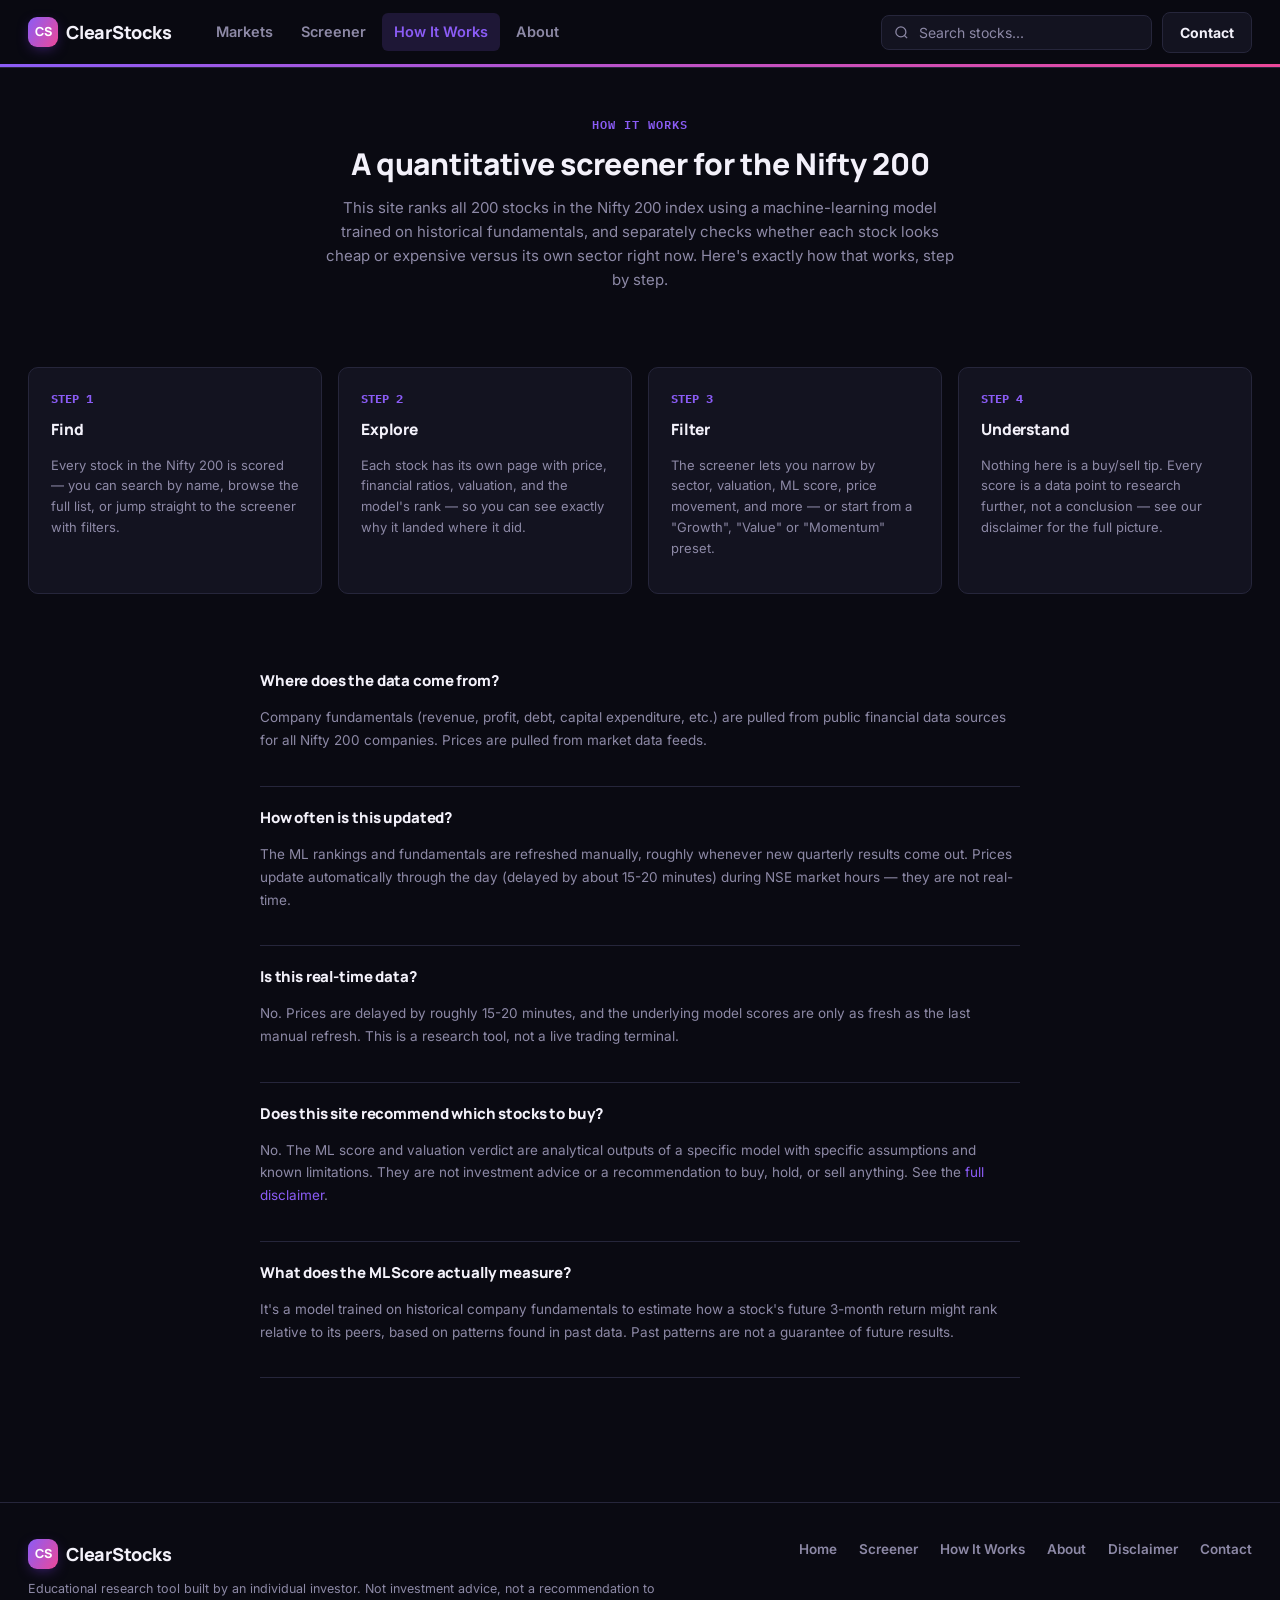
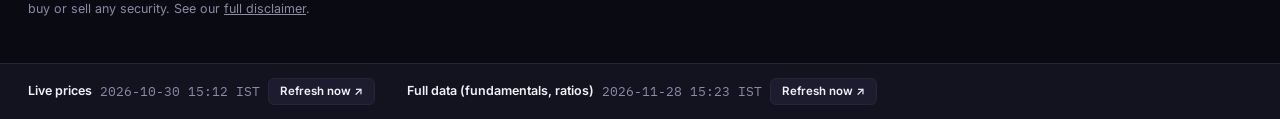
<file: how-it-works.html>
<!DOCTYPE html>
<html lang="en">
<head>
<meta charset="UTF-8">
<meta name="viewport" content="width=device-width, initial-scale=1.0">
<title>How It Works — ClearStocks</title>
<link rel="preconnect" href="https://fonts.googleapis.com">
<link href="https://fonts.googleapis.com/css2?family=Inter:wght@400;500;600;700&family=Manrope:wght@700;800&family=IBM+Plex+Mono:wght@500;600&display=swap" rel="stylesheet">
<link rel="stylesheet" href="styles.css">
<style>
  .hiw-hero{padding:48px 0 24px;text-align:center;max-width:640px;margin:0 auto;}
  .hiw-hero p{color:var(--text-muted);font-size:15px;margin-top:10px;line-height:1.6;}
  .flow{display:grid;grid-template-columns:repeat(4,1fr);gap:16px;margin:36px 0;}
  @media (max-width:900px){.flow{grid-template-columns:1fr 1fr;}}
  .flow-step{padding:22px;position:relative;}
  .flow-step .n{font-family:"IBM Plex Mono",monospace;font-size:12px;color:var(--accent);font-weight:700;margin-bottom:10px;}
  .flow-step h4{font-size:15.5px;margin-bottom:8px;}
  .flow-step p{font-size:13px;color:var(--text-muted);line-height:1.6;}
  .faq{max-width:760px;margin:0 auto;padding:20px 0 60px;}
  .faq-item{border-bottom:1px solid var(--border);padding:20px 0;}
  .faq-item h4{font-size:15px;margin-bottom:8px;}
  .faq-item p{font-size:13.5px;color:var(--text-muted);line-height:1.7;}
</style>
</head>
<body>

<nav class="nav">
  <div class="nav-inner">
    <a class="logo" href="index.html"><span class="mark">CS</span>ClearStocks</a>
    <div class="nav-links">
      <a href="index.html#markets">Markets</a>
      <a href="screener.html">Screener</a>
      <a href="how-it-works.html" class="active">How It Works</a>
      <a href="about.html">About</a>
    </div>
    <div class="nav-right">
      <div class="search-box" style="position:relative;">
        <svg width="15" height="15" viewBox="0 0 24 24" fill="none" stroke="currentColor" stroke-width="2"><circle cx="11" cy="11" r="8"/><path d="m21 21-4.3-4.3"/></svg>
        <input id="global-search" type="text" placeholder="Search stocks...">
        <div id="search-results" class="search-results card" style="display:none;position:absolute;top:130%;right:0;width:280px;max-height:320px;overflow-y:auto;padding:6px;"></div>
      </div>
      <a class="btn" href="contact.html">Contact</a>
      <button id="mobile-toggle" class="mobile-toggle" aria-label="Menu">
        <svg width="22" height="22" viewBox="0 0 24 24" fill="none" stroke="currentColor" stroke-width="2"><line x1="4" y1="7" x2="20" y2="7"/><line x1="4" y1="12" x2="20" y2="12"/><line x1="4" y1="17" x2="20" y2="17"/></svg>
      </button>
    </div>
  </div>
  <div id="mobile-nav-panel" class="mobile-nav-panel">
      <a href="index.html#markets">Markets</a>
      <a href="screener.html">Screener</a>
      <a href="how-it-works.html" class="active">How It Works</a>
      <a href="about.html">About</a>
      </div>
</nav>

<div class="container">
  <div class="hiw-hero">
    <div class="eyebrow">How It Works</div>
    <h1 style="font-size:30px;margin-top:8px;">A quantitative screener for the Nifty 200</h1>
    <p>This site ranks all 200 stocks in the Nifty 200 index using a machine-learning model trained on historical fundamentals, and separately checks whether each stock looks cheap or expensive versus its own sector right now. Here's exactly how that works, step by step.</p>
  </div>

  <div class="flow">
    <div class="card flow-step"><div class="n">STEP 1</div><h4>Find</h4><p>Every stock in the Nifty 200 is scored — you can search by name, browse the full list, or jump straight to the screener with filters.</p></div>
    <div class="card flow-step"><div class="n">STEP 2</div><h4>Explore</h4><p>Each stock has its own page with price, financial ratios, valuation, and the model's rank — so you can see exactly why it landed where it did.</p></div>
    <div class="card flow-step"><div class="n">STEP 3</div><h4>Filter</h4><p>The screener lets you narrow by sector, valuation, ML score, price movement, and more — or start from a "Growth", "Value" or "Momentum" preset.</p></div>
    <div class="card flow-step"><div class="n">STEP 4</div><h4>Understand</h4><p>Nothing here is a buy/sell tip. Every score is a data point to research further, not a conclusion — see our disclaimer for the full picture.</p></div>
  </div>

  <div class="faq">
    <div class="faq-item">
      <h4>Where does the data come from?</h4>
      <p>Company fundamentals (revenue, profit, debt, capital expenditure, etc.) are pulled from public financial data sources for all Nifty 200 companies. Prices are pulled from market data feeds.</p>
    </div>
    <div class="faq-item">
      <h4>How often is this updated?</h4>
      <p>The ML rankings and fundamentals are refreshed manually, roughly whenever new quarterly results come out. Prices update automatically through the day (delayed by about 15-20 minutes) during NSE market hours — they are not real-time.</p>
    </div>
    <div class="faq-item">
      <h4>Is this real-time data?</h4>
      <p>No. Prices are delayed by roughly 15-20 minutes, and the underlying model scores are only as fresh as the last manual refresh. This is a research tool, not a live trading terminal.</p>
    </div>
    <div class="faq-item">
      <h4>Does this site recommend which stocks to buy?</h4>
      <p>No. The ML score and valuation verdict are analytical outputs of a specific model with specific assumptions and known limitations. They are not investment advice or a recommendation to buy, hold, or sell anything. See the <a href="disclaimer.html" style="color:var(--accent);">full disclaimer</a>.</p>
    </div>
    <div class="faq-item">
      <h4>What does the ML Score actually measure?</h4>
      <p>It's a model trained on historical company fundamentals to estimate how a stock's future 3-month return might rank relative to its peers, based on patterns found in past data. Past patterns are not a guarantee of future results.</p>
    </div>
  </div>
</div>

<footer>
  <div class="footer-inner">
    <div>
      <div class="logo" style="margin-bottom:10px;"><span class="mark">CS</span>ClearStocks</div>
      <div class="footer-note">Educational research tool built by an individual investor. Not investment advice, not a recommendation to buy or sell any security. See our <a href="disclaimer.html" style="text-decoration:underline;">full disclaimer</a>.</div>
    </div>
    <div class="footer-links">
      <a href="index.html">Home</a>
      <a href="screener.html">Screener</a>
      <a href="how-it-works.html">How It Works</a>
      <a href="about.html">About</a>
      <a href="disclaimer.html">Disclaimer</a>
      <a href="contact.html">Contact</a>
    </div>
  </div>
<div class="data-status-bar">
  <div class="data-status">
    <div class="ds-row">
      <span class="ds-label">Live prices</span>
      <span class="ds-time" id="ds-price-time">—</span>
      <a class="ds-btn" href="https://github.com/sp2591996/clearstocks-website/actions/workflows/refresh-prices.yml" target="_blank" rel="noopener">Refresh now ↗</a>
    </div>
    <div class="ds-row">
      <span class="ds-label">Full data (fundamentals, ratios)</span>
      <span class="ds-time" id="ds-data-time">—</span>
      <a class="ds-btn" href="https://github.com/sp2591996/clearstocks-website/actions/workflows/refresh-weekly.yml" target="_blank" rel="noopener">Refresh now ↗</a>
    </div>
  </div>
</div>
</footer>

<script src="app.js"></script>
<script>
(async function init() {
  await loadStockData();
  initNav();
  document.body.addEventListener("click", (e) => {
    const row = e.target.closest("[data-symbol]");
    if (row) window.location.href = `stock.html?symbol=${encodeURIComponent(row.dataset.symbol)}`;
  });
})();
</script>
</body>
</html>
</file>
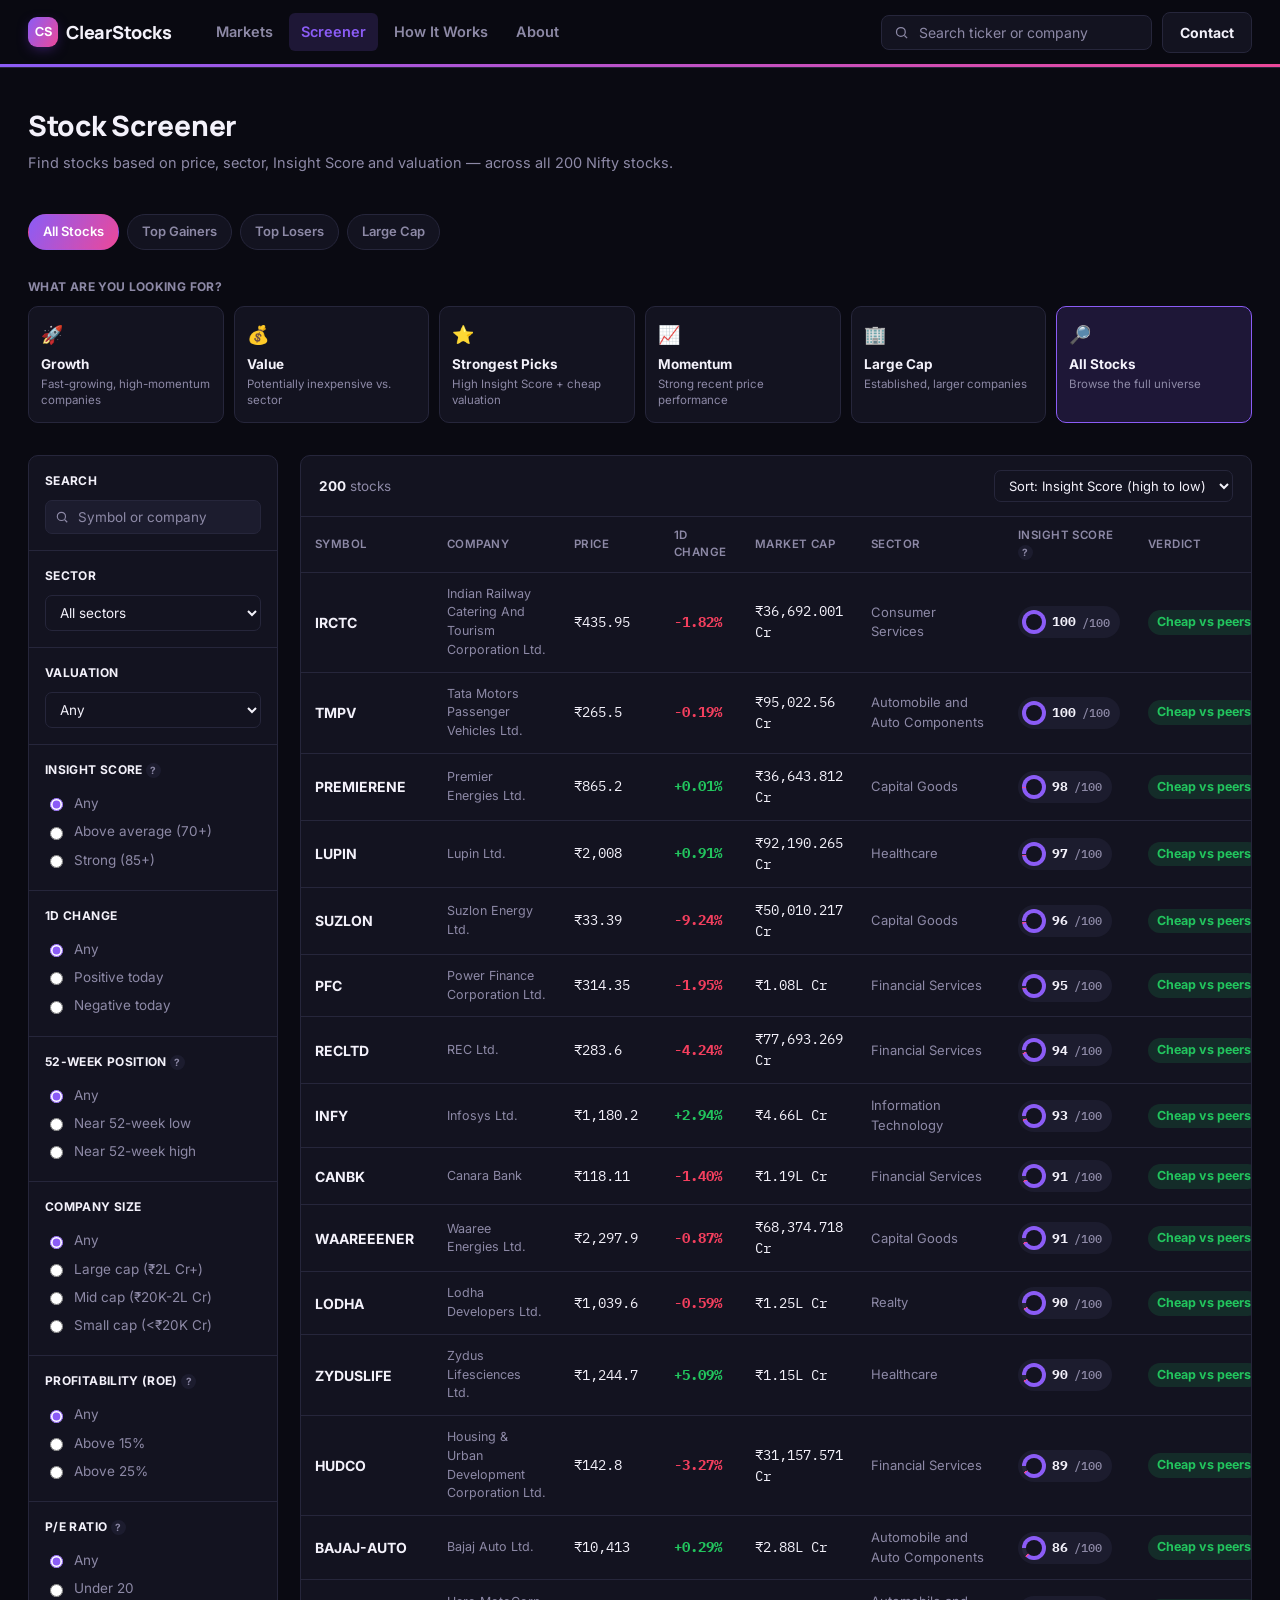
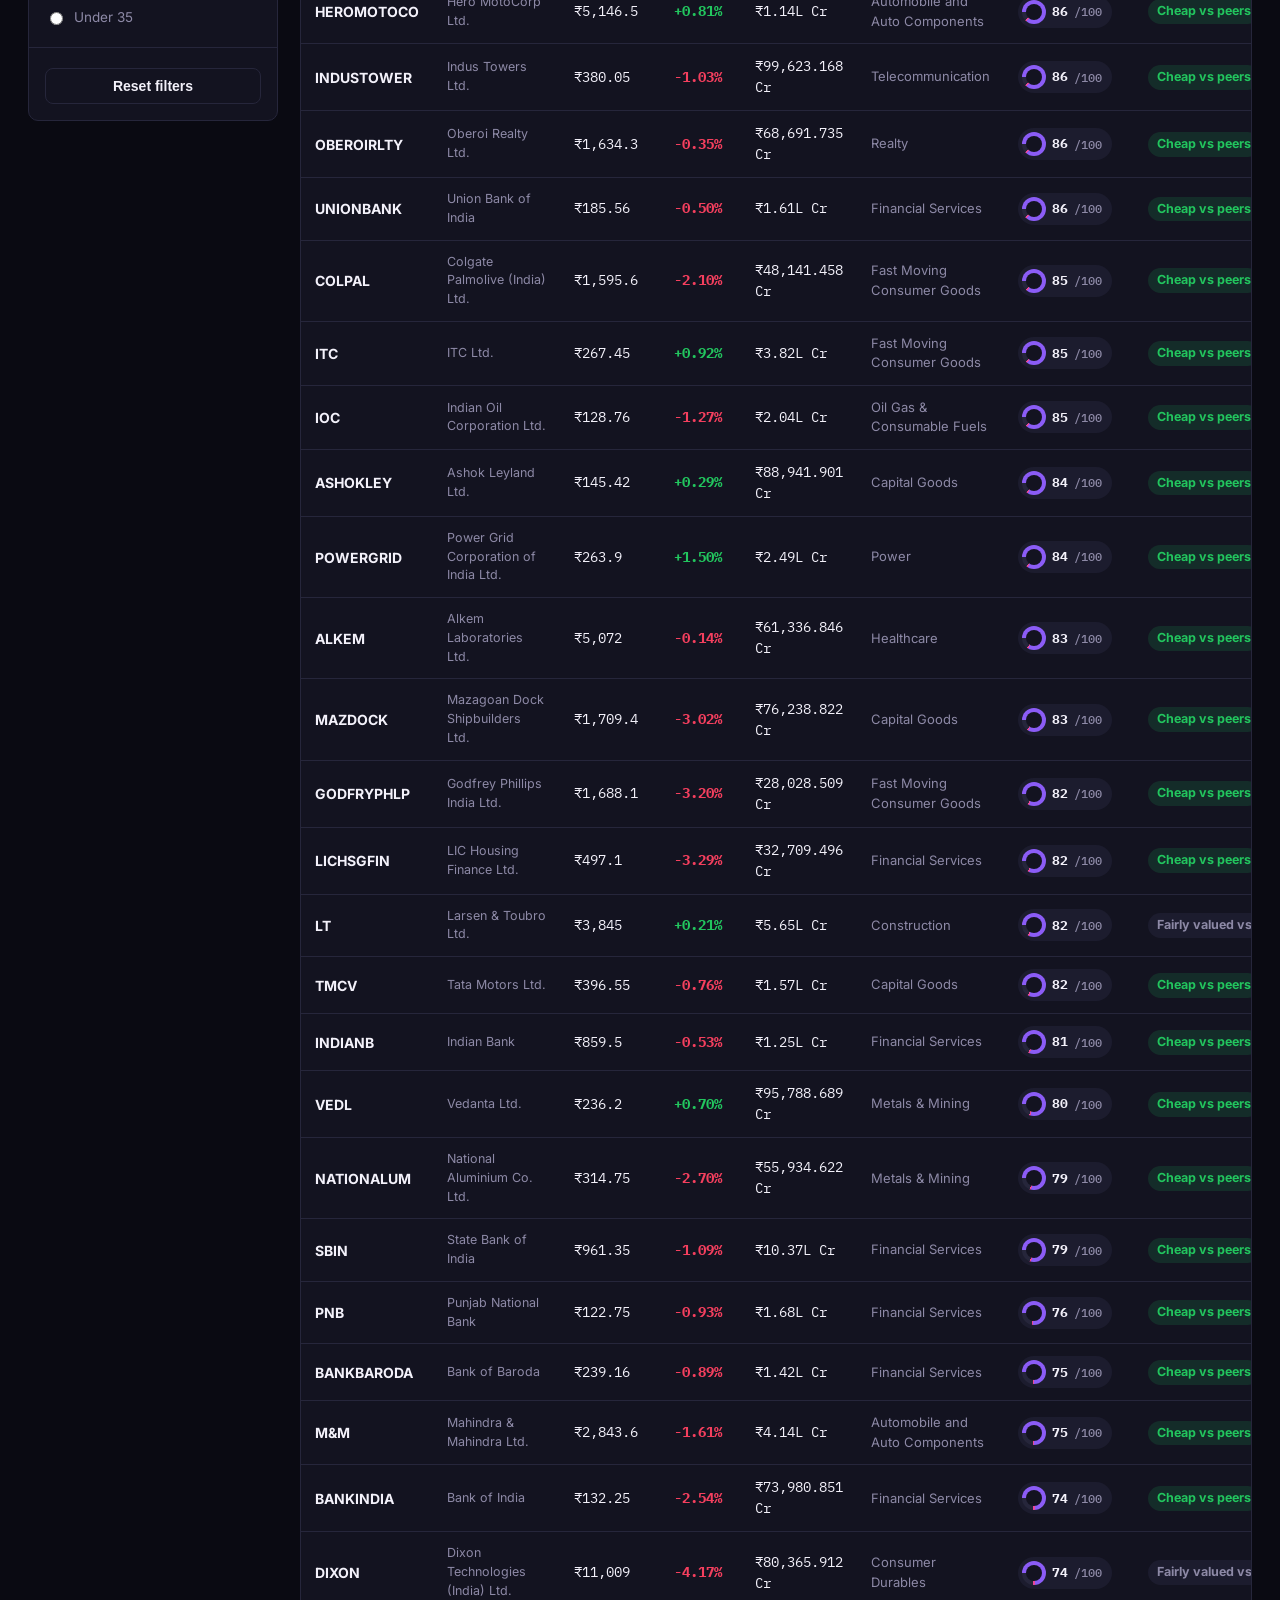
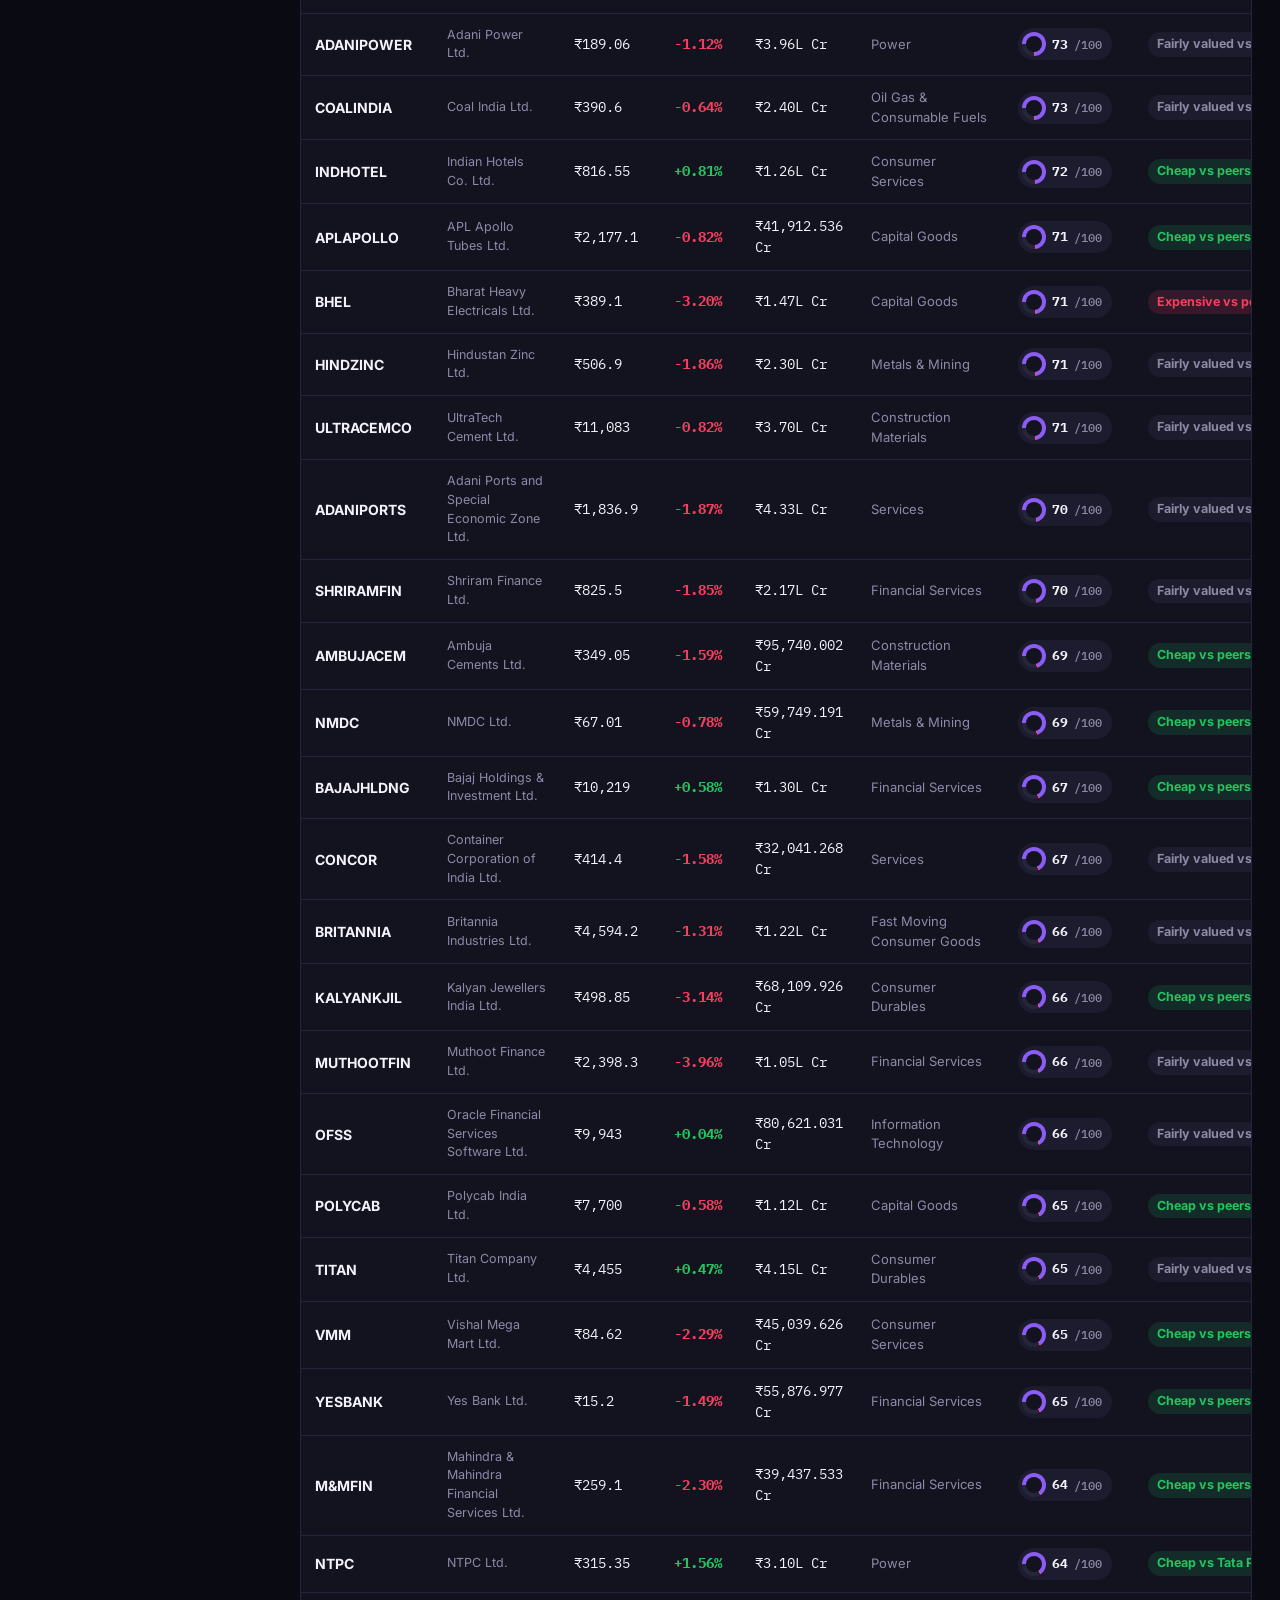
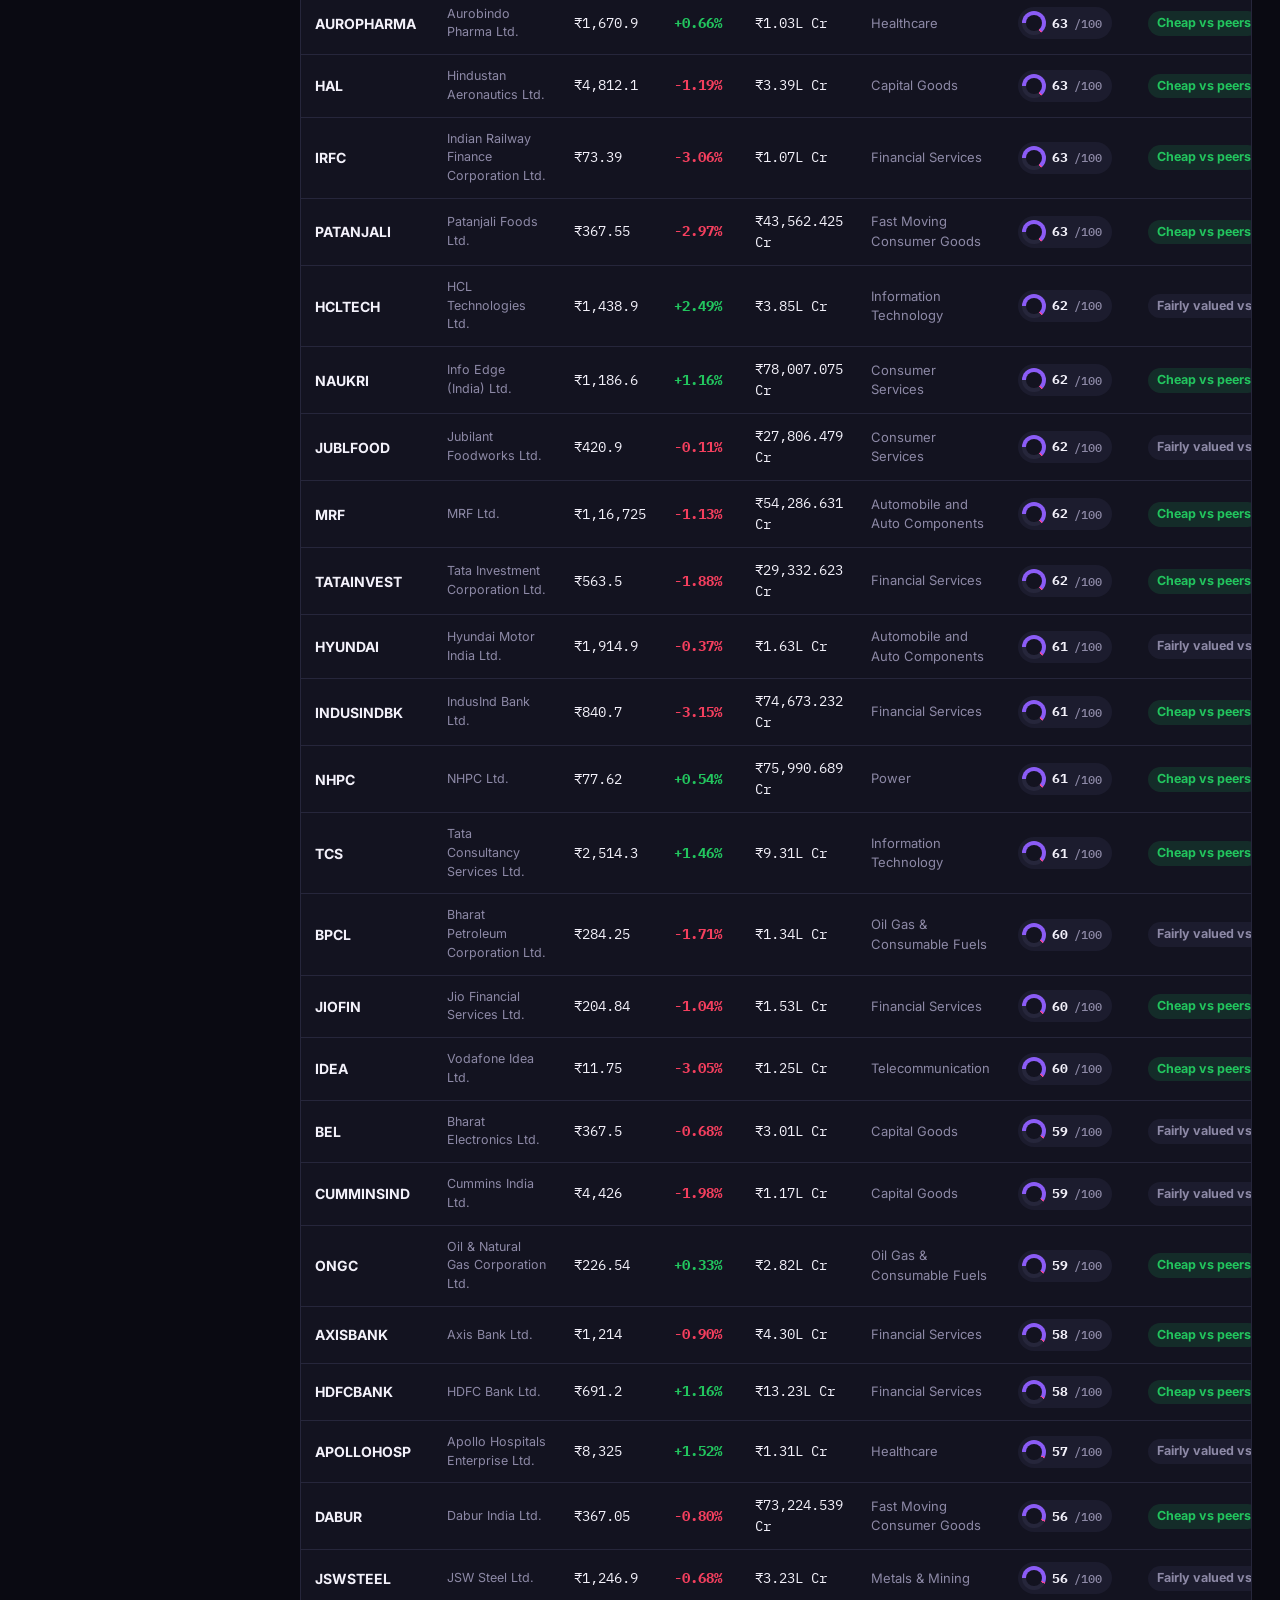
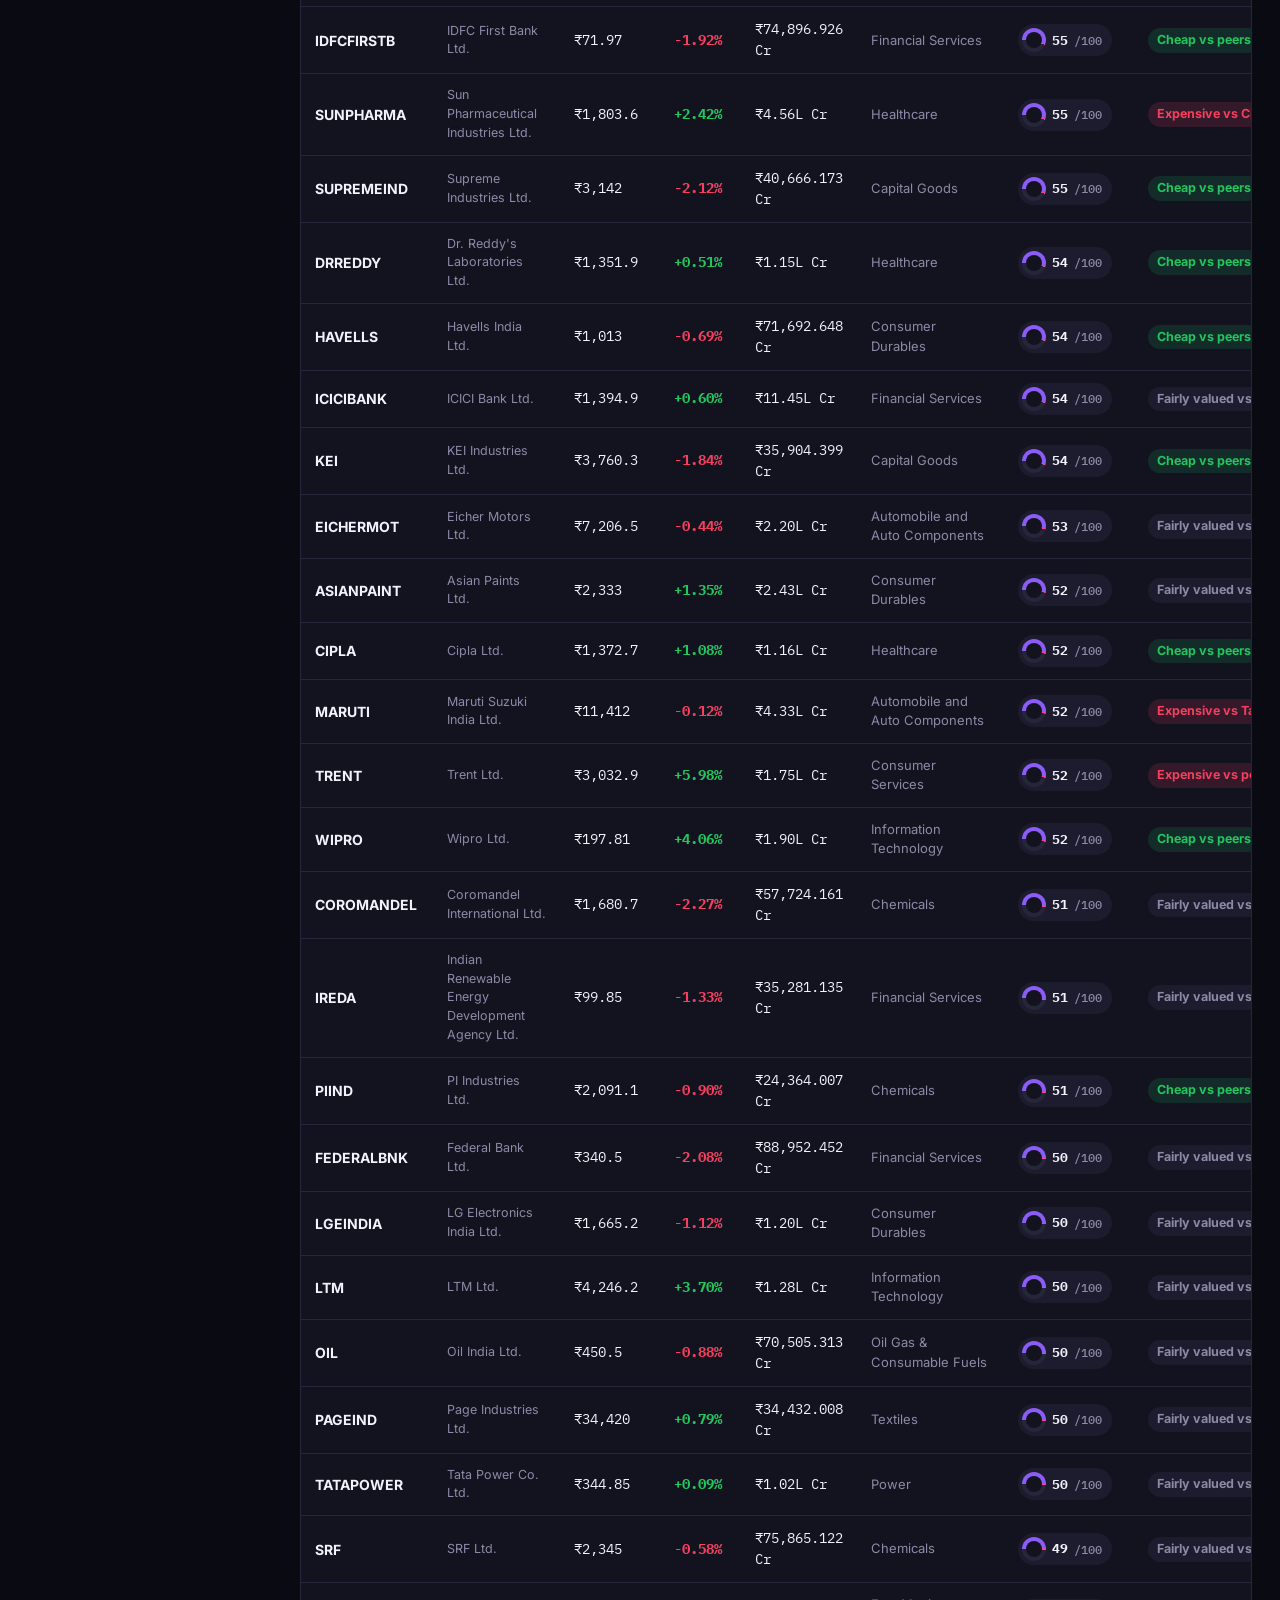
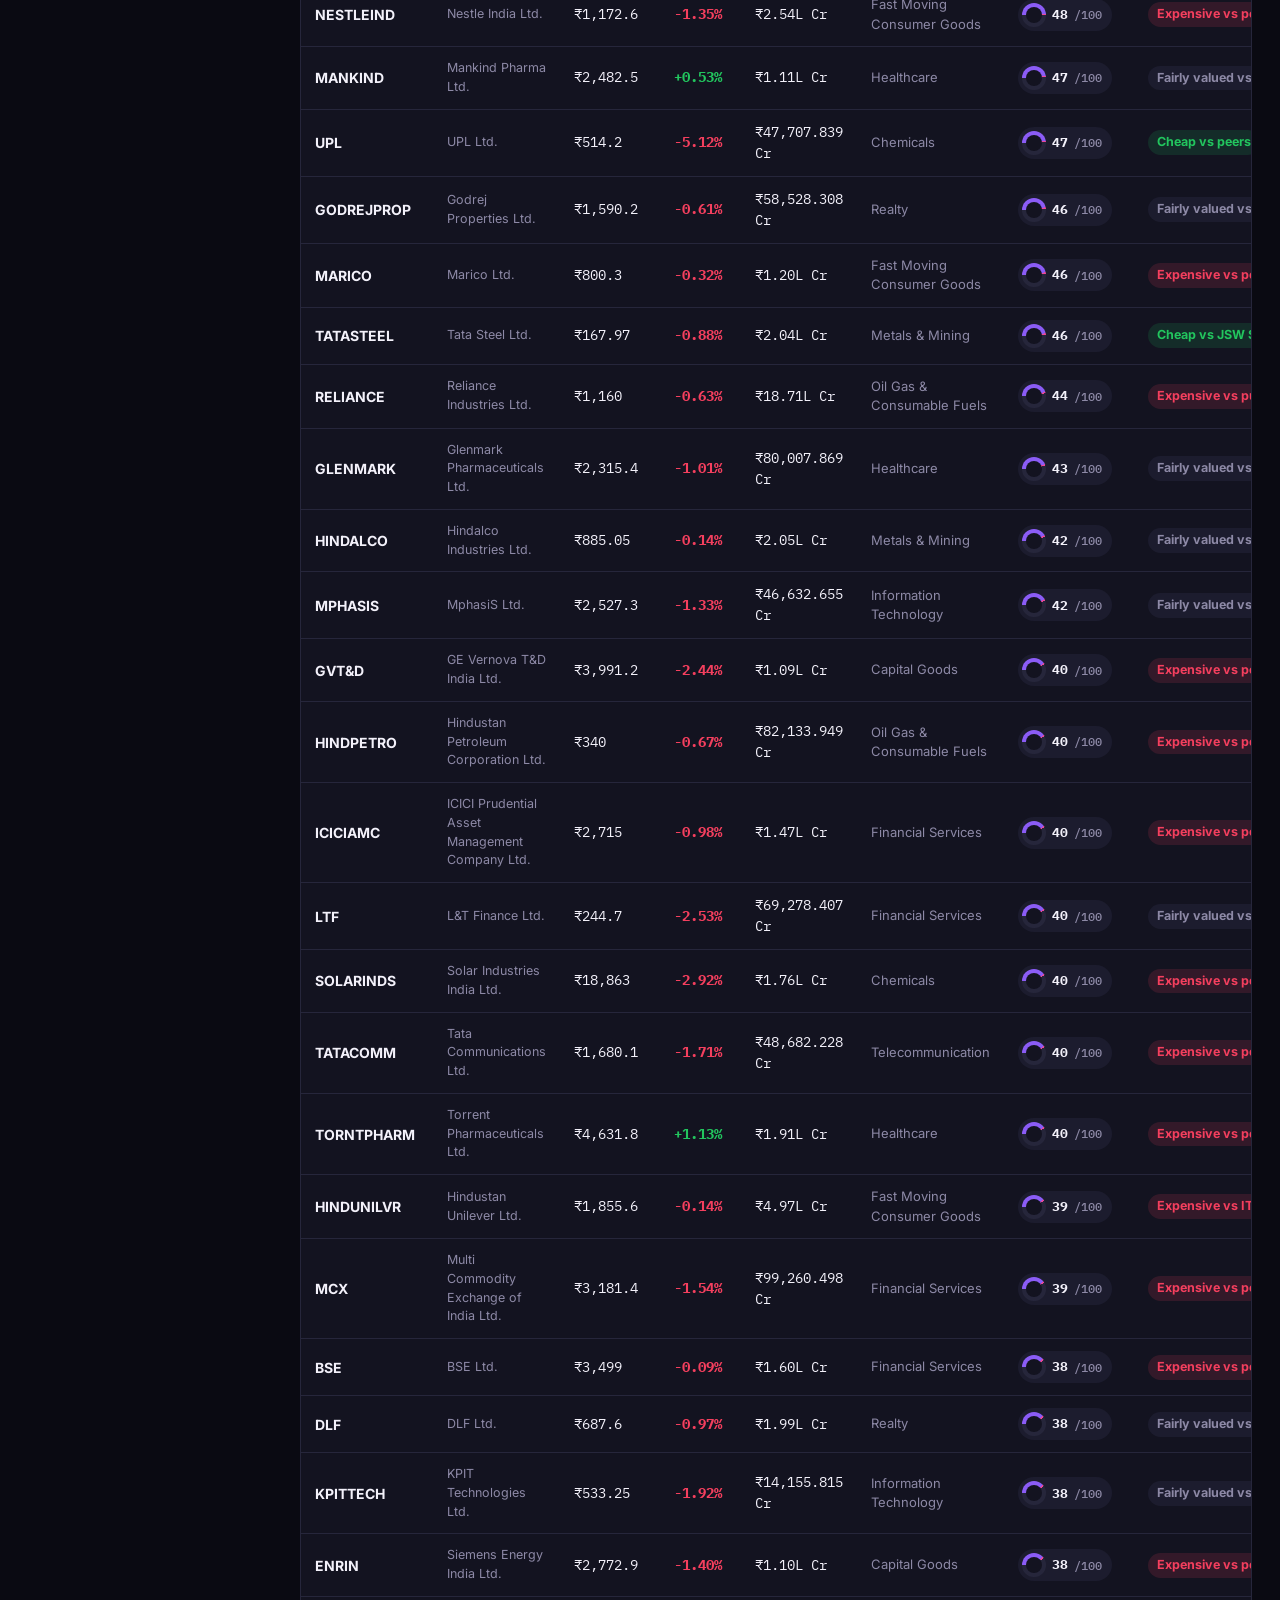
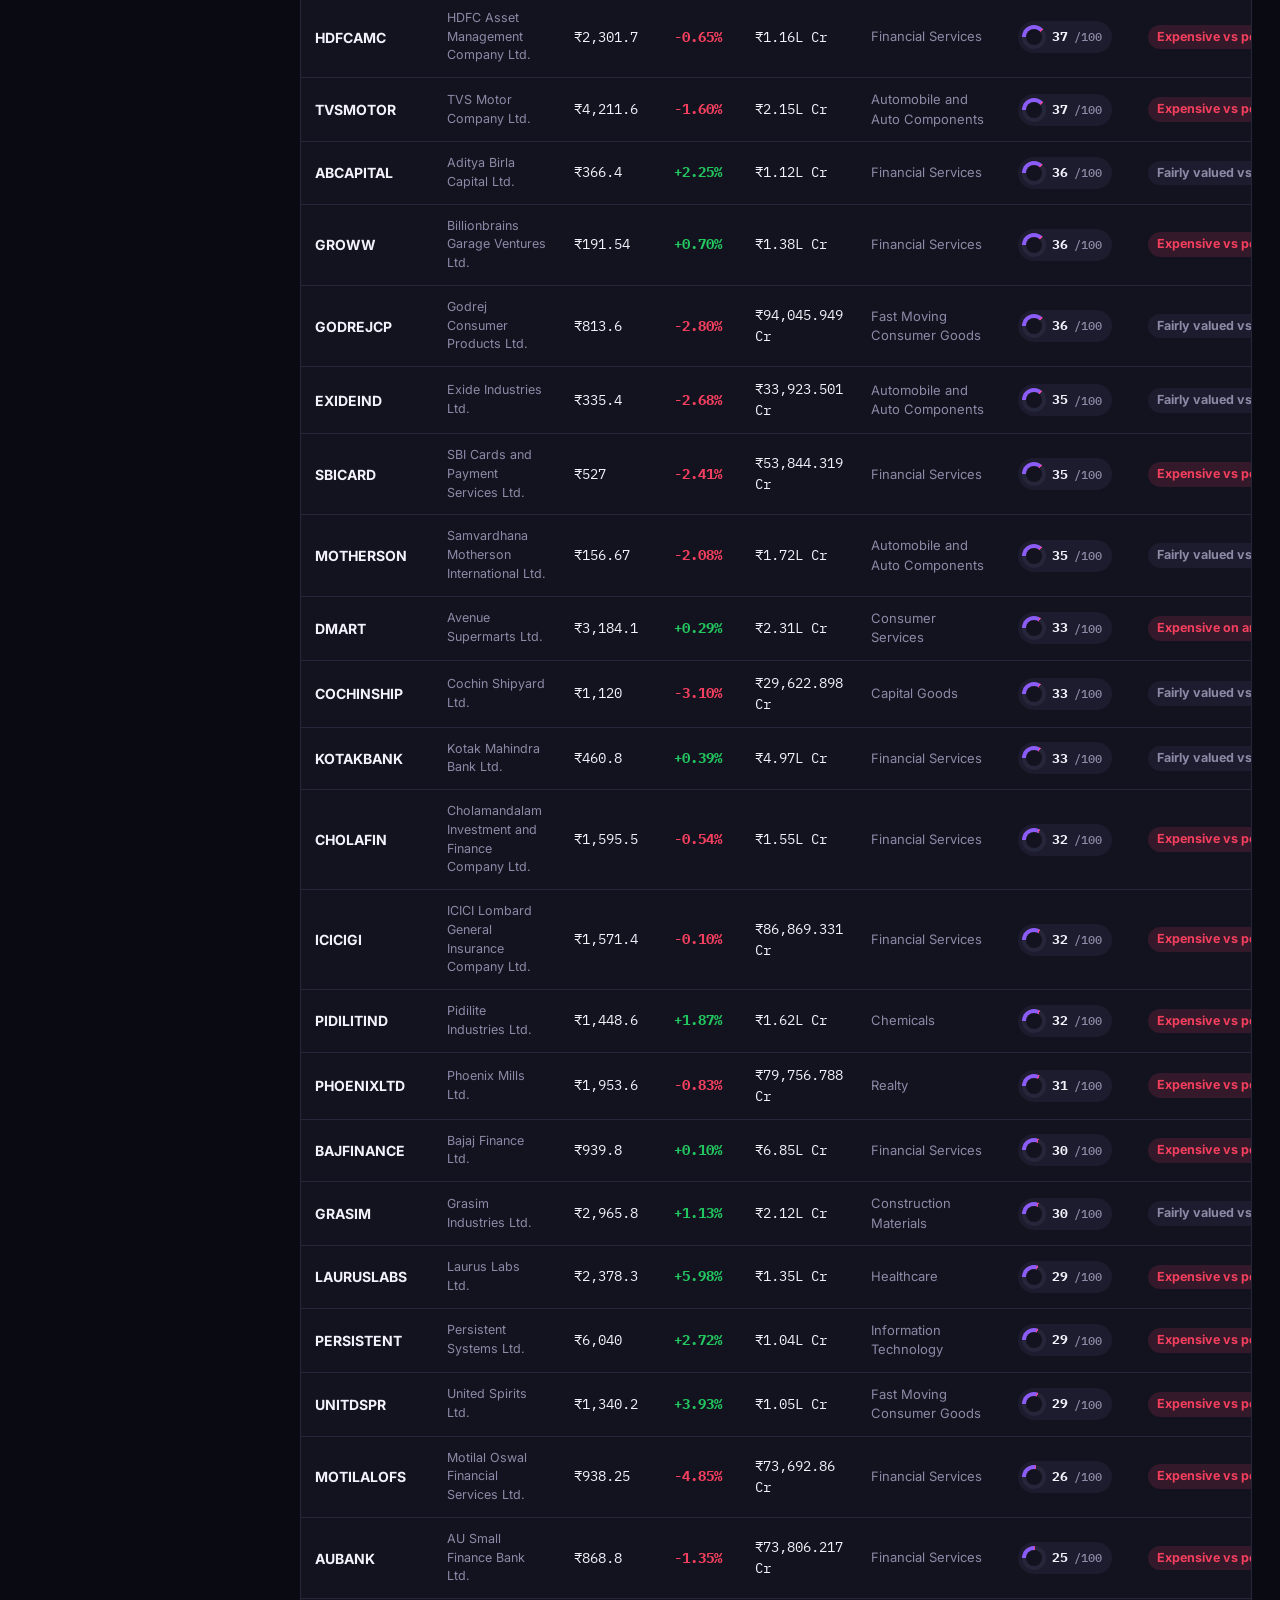
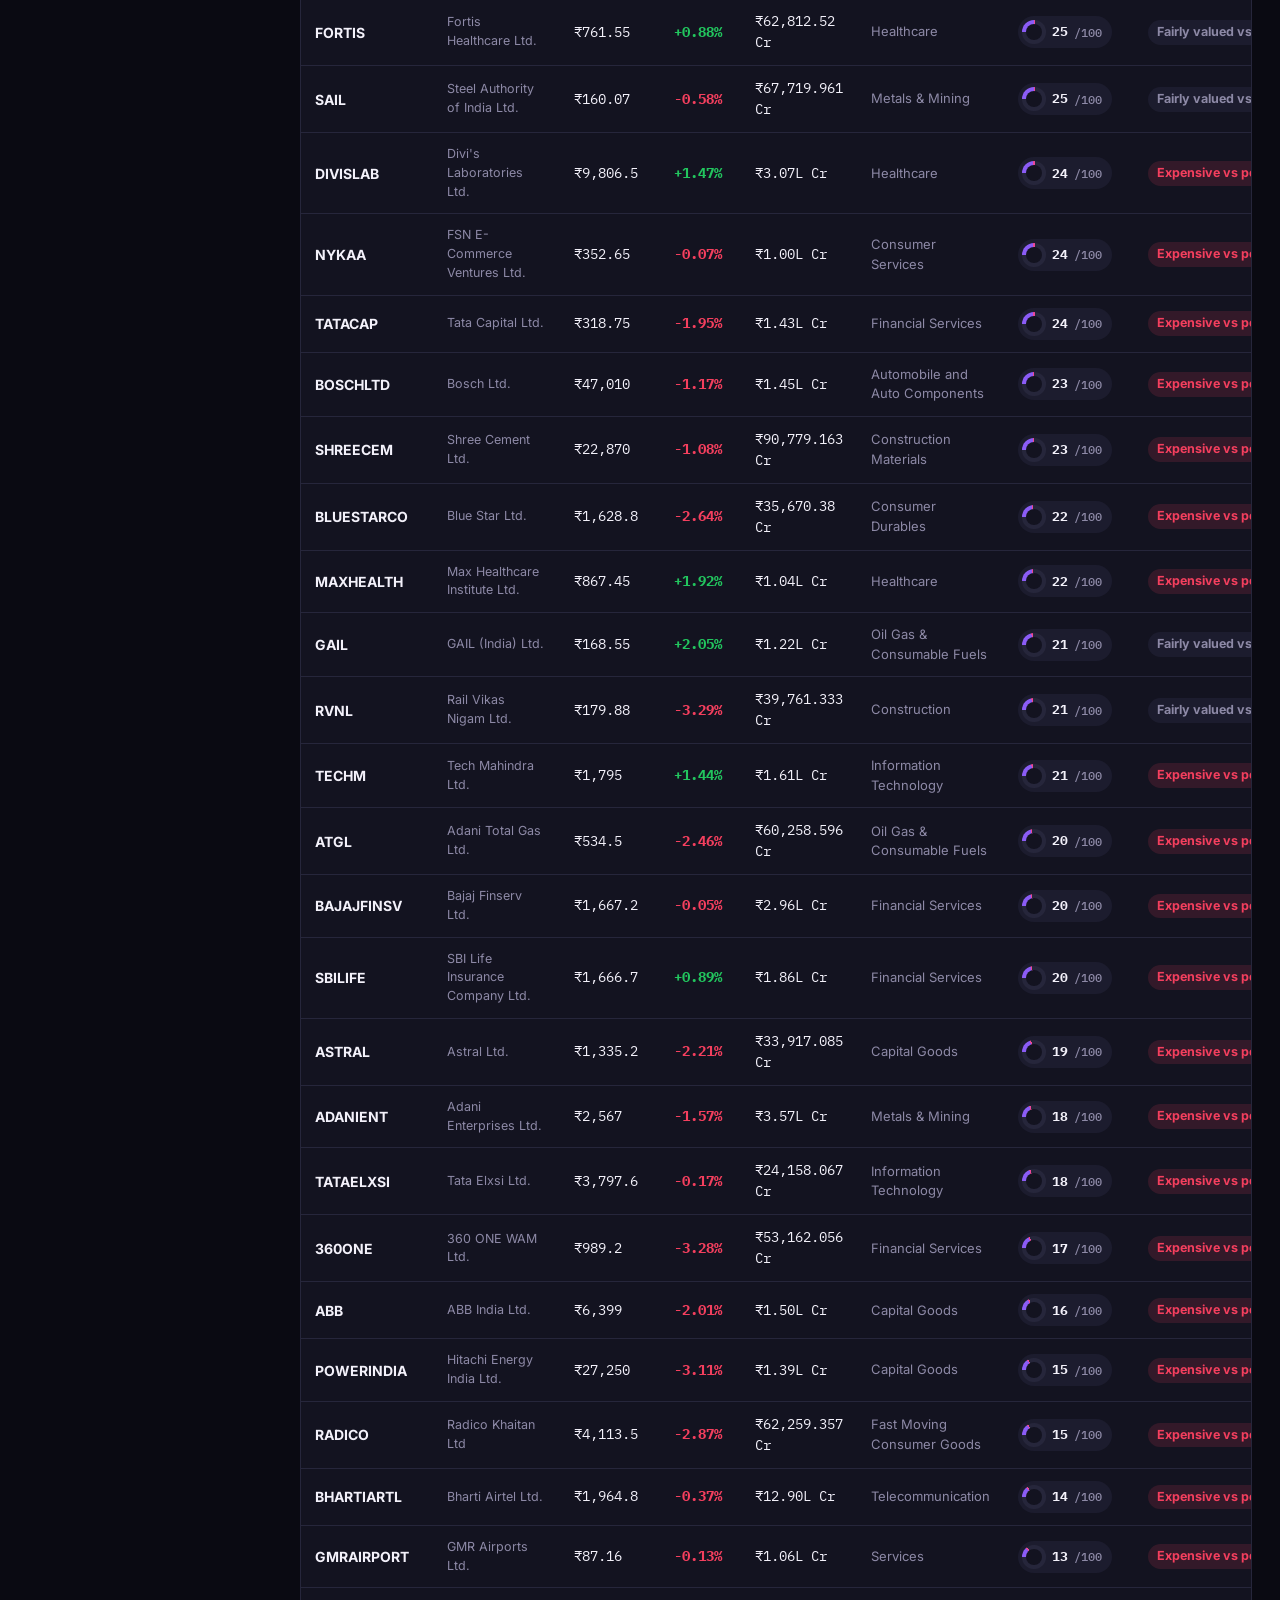
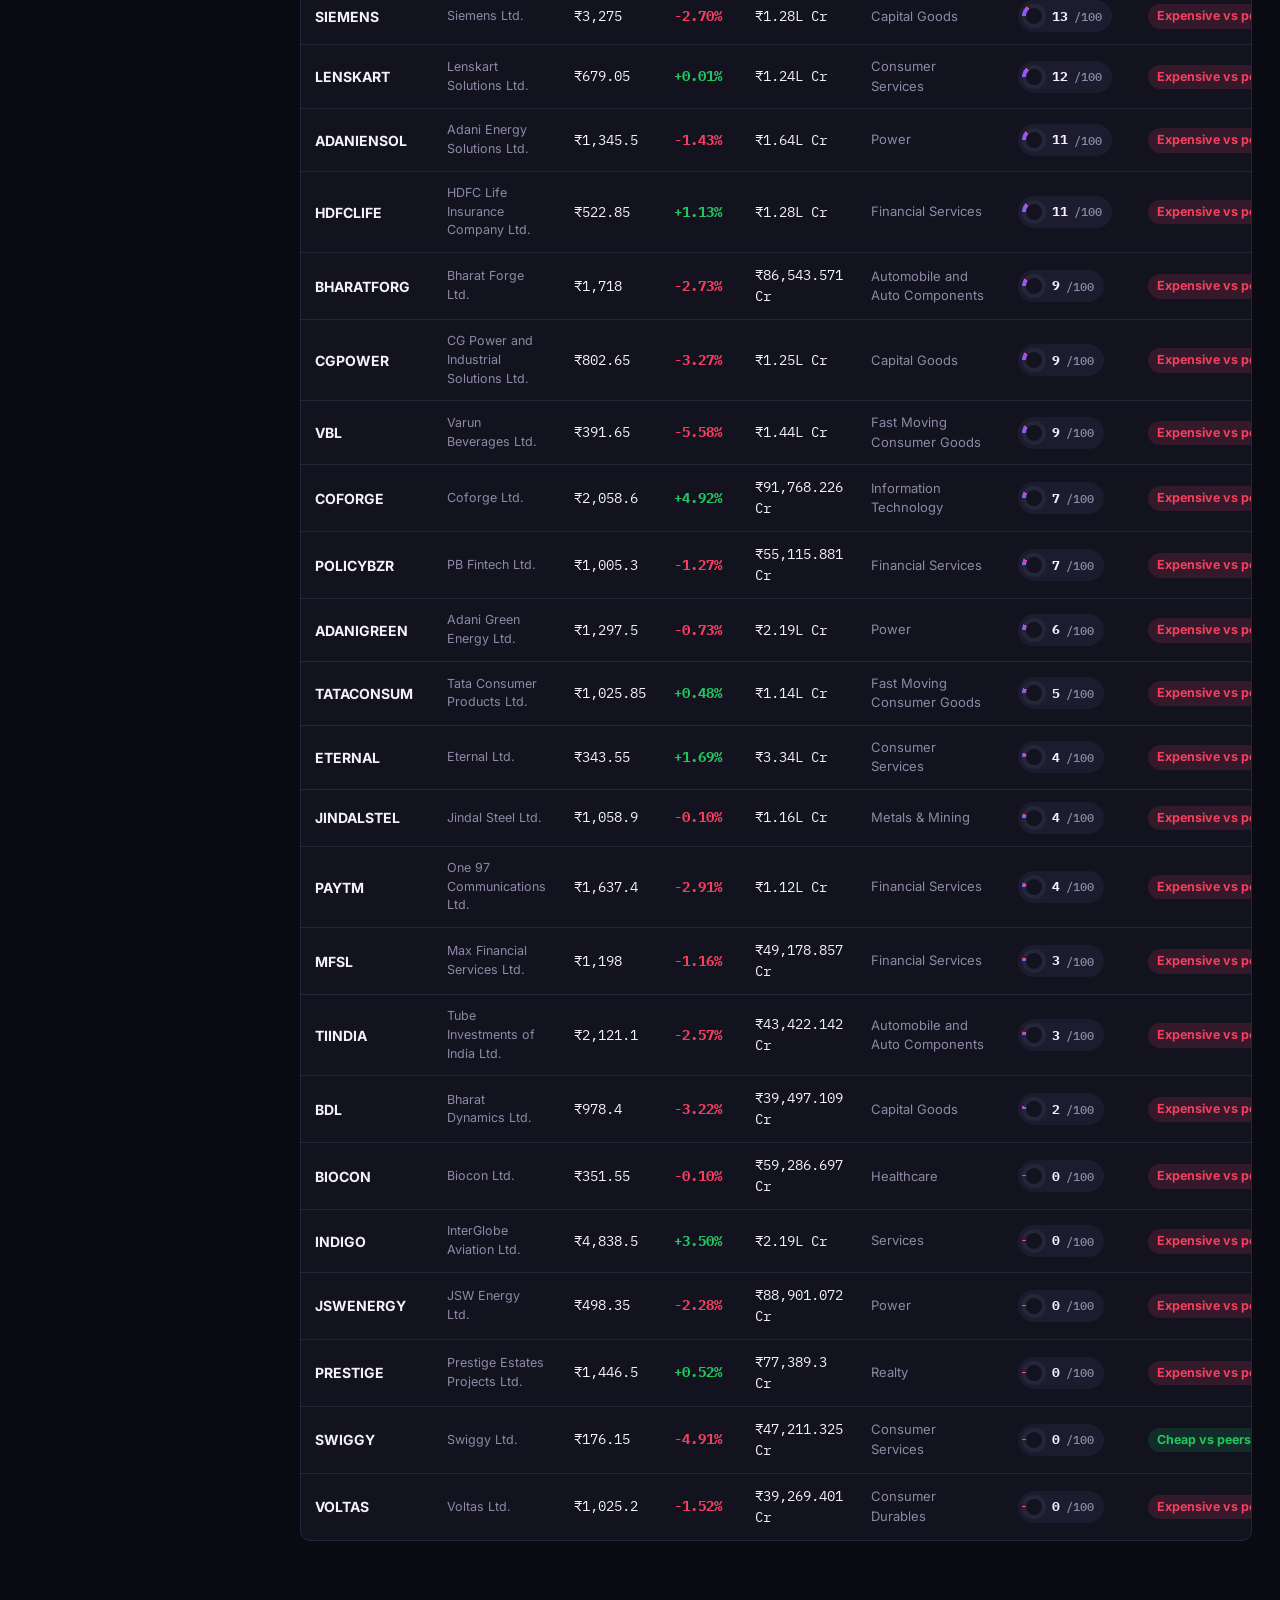
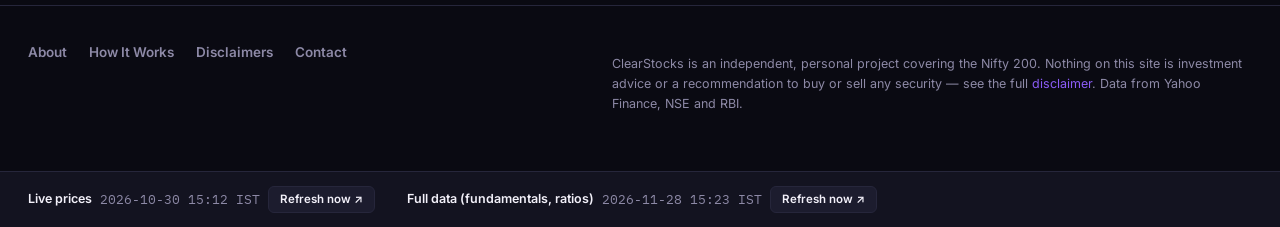
<file: screener.html>
<!doctype html>
<html lang="en">
<head>
<meta charset="UTF-8">
<meta name="viewport" content="width=device-width, initial-scale=1.0">
<title>Stock Screener — ClearStocks</title>
<link rel="preconnect" href="https://fonts.googleapis.com">
<link rel="preconnect" href="https://fonts.gstatic.com" crossorigin>
<link href="https://fonts.googleapis.com/css2?family=Inter:wght@400;500;600;700&family=Manrope:wght@700;800&family=IBM+Plex+Mono:wght@500;600&display=swap" rel="stylesheet">
<link rel="stylesheet" href="styles.css">
<link rel="manifest" href="manifest.json">
<meta name="theme-color" content="#7C3AED">
<style>
.scr-head{padding:36px 0 8px;}
.scr-head h1{font-size:28px;}
.scr-head p{color:var(--text-muted);margin-top:6px;font-size:14.5px;}

.popular-screens{display:flex;gap:8px;flex-wrap:wrap;margin:18px 0 28px;}
.pscreen{
  font-size:13px;font-weight:600;padding:7px 14px;border-radius:100px;
  border:1px solid var(--border);background:var(--card);cursor:pointer;color:var(--text-muted);
}
.pscreen.active{background:var(--grad);color:#fff;border-color:transparent;}

.summary-picker{display:grid;grid-template-columns:repeat(6,1fr);gap:10px;margin-bottom:32px;}
@media (max-width:960px){.summary-picker{grid-template-columns:repeat(3,1fr);}}
@media (max-width:600px){.summary-picker{grid-template-columns:repeat(2,1fr);}}
.summary-card{
  border:1px solid var(--border);border-radius:10px;padding:14px 12px;background:var(--card);
  cursor:pointer;text-align:left;transition:border-color .12s, transform .12s;
}
.summary-card:hover{border-color:var(--accent);}
.summary-card.active{border-color:var(--accent);background:var(--accent-bg);}
.summary-card .ic{font-size:18px;}
.summary-card .t{font-weight:700;font-size:13.5px;margin-top:6px;}
.summary-card .d{font-size:11.5px;color:var(--text-muted);margin-top:2px;line-height:1.4;}

.layout{display:grid;grid-template-columns:250px 1fr;gap:22px;align-items:flex-start;}
@media (max-width:900px){.layout{grid-template-columns:1fr;}}

.filters{position:sticky;top:80px;}
/* Below 900px the two-column layout stacks into one column, with the
   filters card sitting above the results in normal document flow. Sticky
   positioning still applied there, so once a phone user scrolled past the
   filters card it pinned itself near the top of the screen and stayed
   glued there, overlapping the results underneath as they kept scrolling
   -- reported by user as the page "gets stuck" on the filter section.
   Turning sticky off below 900px lets the filters card scroll normally
   with the rest of the page, like everything else on mobile. */
@media (max-width:900px){.filters{position:static;top:auto;}}
.f-group{padding:16px 16px;border-bottom:1px solid var(--border);}
.f-group:last-child{border-bottom:none;}
.f-group .f-label{font-size:12px;font-weight:700;text-transform:uppercase;letter-spacing:.03em;color:var(--text);margin-bottom:10px;}
.f-radio{display:flex;align-items:center;gap:8px;font-size:13.5px;color:var(--text-muted);padding:4px 0;cursor:pointer;}
.f-radio input{accent-color:var(--accent);}
select.f-select{
  width:100%;padding:8px 10px;border:1px solid var(--border);border-radius:7px;
  font-size:13.5px;font-family:"Inter",sans-serif;background:var(--card);color:var(--text);
}
/* input.f-select (the sidebar Search box) had no rule at all before this —
   only the <select> variant above was styled, so it rendered as a raw,
   unstyled browser default text box that clashed with the dark theme
   (found via user report: "left side search is poor UI"). Give it the
   same look as the other search boxes on the site (nav bar, homepage
   hero), including the magnifying-glass icon. */
.f-search-wrap{position:relative;}
.f-search-wrap svg{
  position:absolute;left:10px;top:50%;transform:translateY(-50%);
  color:var(--text-muted);pointer-events:none;
}
input.f-select{
  width:100%;padding:8px 10px 8px 32px;border:1px solid var(--border);border-radius:7px;
  font-size:13.5px;font-family:"Inter",sans-serif;background:var(--card-2);color:var(--text);
  outline:none;transition:border-color .12s;
}
input.f-select::placeholder{color:var(--text-muted);}
input.f-select:focus{border-color:var(--accent);}
.filter-reset{width:100%;margin-top:4px;}
.results-head{display:flex;justify-content:space-between;align-items:center;padding:14px 18px;border-bottom:1px solid var(--border);flex-wrap:wrap;gap:10px;}
.results-count{font-size:13.5px;color:var(--text-muted);}
.results-count b{color:var(--text);}
.sort-select{font-size:13px;font-family:"Inter",sans-serif;border:1px solid var(--border);border-radius:7px;padding:6px 10px;background:var(--card);color:var(--text);}
th.sortable{cursor:pointer;user-select:none;}
th.sortable:hover{color:var(--text);}

/* On phones, an 8-column table (Symbol/Company/Price/Change/Cap/Sector/
   Score/Verdict) either gets crushed unreadably narrow or forces sideways
   scrolling on every row (found via user report: "200 stocks table...
   looking a bit weird" on mobile). Real stock-app watchlists (Groww,
   Zerodha Kite) solve this by turning each row into a compact 3-line card
   instead: name+price on top, then change%, then score/verdict — no
   horizontal scrolling, and it's the format phone users already expect
   from every trading app. Market Cap and Sector are dropped from the
   mobile card (still on the full stock page after a tap) since they're
   the least glanced-at columns in a screener list. */
@media (max-width:700px){
  #results-table thead{display:none;}
  #results-table, #results-table tbody{display:block;width:100%;}
  #results-table tr{
    display:grid;
    grid-template-columns:1fr auto;
    grid-template-areas:"sym price" "name chg" "score verdict";
    row-gap:5px;column-gap:12px;
    padding:14px 6px;border-bottom:1px solid var(--border);
  }
  #results-table td{display:block;border:none;padding:0;}
  #results-table td.sym{grid-area:sym;font-size:15px;}
  #results-table td.company-name{grid-area:name;font-size:12.5px;}
  #results-table td:nth-child(3){grid-area:price;text-align:right;font-weight:700;font-size:15px;}
  #results-table td:nth-child(4){grid-area:chg;text-align:right;}
  #results-table td:nth-child(5),
  #results-table td:nth-child(6){display:none;}
  #results-table td:nth-child(7){grid-area:score;}
  #results-table td:nth-child(8){grid-area:verdict;justify-self:end;max-width:100%;}
}
</style>
</head>
<body>

<nav class="nav">
  <div class="nav-inner">
    <a class="logo" href="index.html"><span class="mark">CS</span>ClearStocks</a>
    <div class="nav-links">
      <a href="index.html#markets">Markets</a>
      <a href="screener.html" class="active">Screener</a>
      <a href="how-it-works.html">How It Works</a>
      <a href="about.html">About</a>
    </div>
    <div class="nav-right">
      <div class="search-box" style="position:relative;">
        <svg width="15" height="15" viewBox="0 0 24 24" fill="none" stroke="currentColor" stroke-width="2"><circle cx="11" cy="11" r="7"/><path d="M21 21l-4.3-4.3"/></svg>
        <input id="global-search" type="text" placeholder="Search ticker or company">
        <div id="search-results" style="display:none;position:absolute;top:calc(100% + 8px);right:0;width:320px;background:var(--card);border:1px solid var(--border);border-radius:10px;box-shadow:0 16px 40px -12px rgba(0,0,0,.6);overflow:hidden;"></div>
      </div>
      <a class="btn" href="contact.html">Contact</a>
      <button id="mobile-toggle" class="mobile-toggle" aria-label="Menu">
        <svg width="22" height="22" viewBox="0 0 24 24" fill="none" stroke="currentColor" stroke-width="2"><line x1="4" y1="7" x2="20" y2="7"/><line x1="4" y1="12" x2="20" y2="12"/><line x1="4" y1="17" x2="20" y2="17"/></svg>
      </button>
    </div>
  </div>
  <div id="mobile-nav-panel" class="mobile-nav-panel">
      <a href="index.html#markets">Markets</a>
      <a href="screener.html" class="active">Screener</a>
      <a href="how-it-works.html">How It Works</a>
      <a href="about.html">About</a>
      </div>
</nav>

<main class="container">
  <div class="scr-head">
    <h1>Stock Screener</h1>
    <p>Find stocks based on price, sector, Insight Score and valuation — across all 200 Nifty stocks.</p>
  </div>
  <div id="banner-slot"></div>

  <div class="popular-screens" id="popular-screens">
    <span class="pscreen active" data-screen="all">All Stocks</span>
    <span class="pscreen" data-screen="gainers">Top Gainers</span>
    <span class="pscreen" data-screen="losers">Top Losers</span>
    <span class="pscreen" data-screen="largecap">Large Cap</span>
  </div>

  <div style="margin-bottom:10px;font-size:12px;font-weight:700;text-transform:uppercase;letter-spacing:.03em;color:var(--text-muted);">What are you looking for?</div>
  <div class="summary-picker" id="summary-picker">
    <div class="summary-card" data-summary="growth"><div class="ic">🚀</div><div class="t">Growth</div><div class="d">Fast-growing, high-momentum companies</div></div>
    <div class="summary-card" data-summary="value"><div class="ic">💰</div><div class="t">Value</div><div class="d">Potentially inexpensive vs. sector</div></div>
    <div class="summary-card" data-summary="strongest"><div class="ic">⭐</div><div class="t">Strongest Picks</div><div class="d">High Insight Score + cheap valuation</div></div>
    <div class="summary-card" data-summary="momentum"><div class="ic">📈</div><div class="t">Momentum</div><div class="d">Strong recent price performance</div></div>
    <div class="summary-card" data-summary="largecap"><div class="ic">🏢</div><div class="t">Large Cap</div><div class="d">Established, larger companies</div></div>
    <div class="summary-card active" data-summary="all"><div class="ic">🔎</div><div class="t">All Stocks</div><div class="d">Browse the full universe</div></div>
  </div>

  <div class="layout">
    <aside class="card filters">
      <div class="f-group">
        <div class="f-label">Search</div>
        <div class="f-search-wrap">
          <svg width="14" height="14" viewBox="0 0 24 24" fill="none" stroke="currentColor" stroke-width="2"><circle cx="11" cy="11" r="7"/><path d="M21 21l-4.3-4.3"/></svg>
          <input class="f-select" id="filter-search" type="text" placeholder="Symbol or company">
        </div>
      </div>
      <div class="f-group">
        <div class="f-label">Sector</div>
        <select class="f-select" id="filter-sector"><option value="">All sectors</option></select>
      </div>
      <div class="f-group">
        <div class="f-label">Valuation</div>
        <select class="f-select" id="filter-valuation">
          <option value="">Any</option>
          <option value="Cheap">Cheap</option>
          <option value="Fair">Fair</option>
          <option value="Expensive">Expensive</option>
        </select>
      </div>
      <div class="f-group">
        <div class="f-label">Insight Score <span class="info-dot">?<span class="tip">Our plain-language name for the model's rank — how strongly its history-based signals point toward this stock, from 0 (weak) to 100 (strong).</span></span></div>
        <label class="f-radio"><input type="radio" name="ml" value="" checked> Any</label>
        <label class="f-radio"><input type="radio" name="ml" value="70"> Above average (70+)</label>
        <label class="f-radio"><input type="radio" name="ml" value="85"> Strong (85+)</label>
      </div>
      <div class="f-group">
        <div class="f-label">1D Change</div>
        <label class="f-radio"><input type="radio" name="chg" value="" checked> Any</label>
        <label class="f-radio"><input type="radio" name="chg" value="pos"> Positive today</label>
        <label class="f-radio"><input type="radio" name="chg" value="neg"> Negative today</label>
      </div>
      <div class="f-group">
        <div class="f-label">52-week position <span class="info-dot">?<span class="tip">Where the current price sits between its lowest and highest price over the past year.</span></span></div>
        <label class="f-radio"><input type="radio" name="w52" value="" checked> Any</label>
        <label class="f-radio"><input type="radio" name="w52" value="near_low"> Near 52-week low</label>
        <label class="f-radio"><input type="radio" name="w52" value="near_high"> Near 52-week high</label>
      </div>
      <div class="f-group">
        <div class="f-label">Company size</div>
        <label class="f-radio"><input type="radio" name="cap" value="" checked> Any</label>
        <label class="f-radio"><input type="radio" name="cap" value="large"> Large cap (₹2L Cr+)</label>
        <label class="f-radio"><input type="radio" name="cap" value="mid"> Mid cap (₹20K-2L Cr)</label>
        <label class="f-radio"><input type="radio" name="cap" value="small"> Small cap (&lt;₹20K Cr)</label>
      </div>
      <div class="f-group">
        <div class="f-label">Profitability (ROE) <span class="info-dot">?<span class="tip">Return on Equity — roughly, how much profit a company makes for every rupee shareholders have invested. Higher usually means more efficient.</span></span></div>
        <label class="f-radio"><input type="radio" name="roe" value="" checked> Any</label>
        <label class="f-radio"><input type="radio" name="roe" value="15"> Above 15%</label>
        <label class="f-radio"><input type="radio" name="roe" value="25"> Above 25%</label>
      </div>
      <div class="f-group">
        <div class="f-label">P/E Ratio <span class="info-dot">?<span class="tip">Price-to-Earnings — how many years of current profit it would take to "earn back" the share price. Lower can mean cheaper, but context (sector, growth) matters.</span></span></div>
        <label class="f-radio"><input type="radio" name="pe" value="" checked> Any</label>
        <label class="f-radio"><input type="radio" name="pe" value="20"> Under 20</label>
        <label class="f-radio"><input type="radio" name="pe" value="35"> Under 35</label>
      </div>
      <div class="f-group">
        <button class="btn filter-reset" id="filter-reset">Reset filters</button>
      </div>
    </aside>

    <section class="card">
      <div class="results-head">
        <span class="results-count"><b id="result-count">0</b> stocks</span>
        <select class="sort-select" id="sort-select">
          <option value="ml_desc">Sort: Insight Score (high to low)</option>
          <option value="cap_desc">Sort: Market Cap</option>
          <option value="chg_desc">Sort: 1D Change</option>
          <option value="alpha">Sort: Alphabetical</option>
        </select>
      </div>
      <div style="overflow-x:auto;">
        <table id="results-table">
          <thead>
            <tr>
              <th>Symbol</th><th>Company</th><th>Price</th><th>1D Change</th>
              <th>Market Cap</th><th>Sector</th>
              <th>Insight Score <span class="info-dot">?<span class="tip">Model rank from 0-100, based on historical fundamentals. Not a price prediction.</span></span></th>
              <th>Verdict</th>
            </tr>
          </thead>
          <tbody></tbody>
        </table>
      </div>
    </section>
  </div>
</main>

<footer>
  <div class="footer-inner">
    <div class="footer-links">
      <a href="about.html">About</a>
      <a href="how-it-works.html">How It Works</a>
      <a href="disclaimer.html">Disclaimers</a>
      <a href="contact.html">Contact</a>
    </div>
    <p class="footer-note">ClearStocks is an independent, personal project covering the Nifty 200. Nothing on this site is investment advice or a recommendation to buy or sell any security — see the full <a href="disclaimer.html" style="color:var(--accent);">disclaimer</a>. Data from Yahoo Finance, NSE and RBI.</p>
  </div>
<div class="data-status-bar">
  <div class="data-status">
    <div class="ds-row">
      <span class="ds-label">Live prices</span>
      <span class="ds-time" id="ds-price-time">—</span>
      <a class="ds-btn" href="https://github.com/sp2591996/clearstocks-website/actions/workflows/refresh-prices.yml" target="_blank" rel="noopener">Refresh now ↗</a>
    </div>
    <div class="ds-row">
      <span class="ds-label">Full data (fundamentals, ratios)</span>
      <span class="ds-time" id="ds-data-time">—</span>
      <a class="ds-btn" href="https://github.com/sp2591996/clearstocks-website/actions/workflows/refresh-weekly.yml" target="_blank" rel="noopener">Refresh now ↗</a>
    </div>
  </div>
</div>
</footer>

<script src="app.js"></script>
<script>
const SUMMARY_SCREENS = {
  growth: s => s.roe != null && s.roe > 18,
  value: s => (s.valuation_verdict||"").startsWith("Cheap"),
  // "High Insight Score + cheap valuation" (the card's own description) —
  // previously checked for an "interpretation" value starting with the
  // literal word "STRONGEST", which no stock's data ever actually
  // contains (found via user report: card always showed 0 stocks). Score
  // it directly from the two things the card promises instead.
  strongest: s => s.ml_percentile != null && s.ml_percentile >= 55 && (s.valuation_verdict||"").startsWith("Cheap"),
  momentum: s => s.day_change_pct > 1.5,
  largecap: s => s.market_cap != null && s.market_cap > 200000,
  all: () => true,
};

let activeSummary = "all";

function populateSectorFilter() {
  const sectors = [...new Set(STOCKS.map(s=>s.sector))].sort();
  const sel = document.getElementById("filter-sector");
  sectors.forEach(sec => { const o=document.createElement("option"); o.value=sec; o.textContent=sec; sel.appendChild(o); });
}

function applyFilters() {
  const q = document.getElementById("filter-search").value.trim().toUpperCase();
  const sector = document.getElementById("filter-sector").value;
  const valuation = document.getElementById("filter-valuation").value;
  const mlMin = +(document.querySelector('input[name="ml"]:checked').value || 0);
  const chg = document.querySelector('input[name="chg"]:checked').value;
  const w52 = document.querySelector('input[name="w52"]:checked').value;
  const cap = document.querySelector('input[name="cap"]:checked').value;
  const roeMin = +(document.querySelector('input[name="roe"]:checked').value || 0);
  const peMax = +(document.querySelector('input[name="pe"]:checked').value || 0);
  const sortMode = document.getElementById("sort-select").value;

  let rows = STOCKS.filter(SUMMARY_SCREENS[activeSummary]);
  if (q) rows = rows.filter(s => s.symbol.includes(q) || s.name.toUpperCase().includes(q));
  if (sector) rows = rows.filter(s => s.sector === sector);
  if (valuation) rows = rows.filter(s => (s.valuation_verdict||"").startsWith(valuation));
  if (mlMin) rows = rows.filter(s => (s.ml_percentile||0) >= mlMin);
  if (chg === "pos") rows = rows.filter(s => s.day_change_pct > 0);
  if (chg === "neg") rows = rows.filter(s => s.day_change_pct < 0);
  if (w52 === "near_low") rows = rows.filter(s => s.week52_low != null && s.current_price != null && s.current_price <= s.week52_low * 1.10);
  if (w52 === "near_high") rows = rows.filter(s => s.week52_high != null && s.current_price != null && s.current_price >= s.week52_high * 0.90);
  if (cap === "large") rows = rows.filter(s => (s.market_cap||0) >= 200000);
  if (cap === "mid") rows = rows.filter(s => (s.market_cap||0) >= 20000 && (s.market_cap||0) < 200000);
  if (cap === "small") rows = rows.filter(s => (s.market_cap||0) < 20000);
  if (roeMin) rows = rows.filter(s => (s.roe||0) >= roeMin);
  if (peMax) rows = rows.filter(s => s.pe_ratio != null && s.pe_ratio <= peMax);

  if (sortMode === "ml_desc") rows.sort((a,b)=>(b.ml_percentile||0)-(a.ml_percentile||0));
  else if (sortMode === "cap_desc") rows.sort((a,b)=>(b.market_cap||0)-(a.market_cap||0));
  else if (sortMode === "chg_desc") rows.sort((a,b)=>b.day_change_pct-a.day_change_pct);
  else if (sortMode === "alpha") rows.sort((a,b)=>a.symbol.localeCompare(b.symbol));

  renderResults(rows);
}

function renderResults(rows) {
  document.getElementById("result-count").textContent = rows.length;
  document.querySelector("#results-table tbody").innerHTML = rows.map(s => `
    <tr data-symbol="${s.symbol}">
      <td class="sym">${s.symbol}</td>
      <td class="company-name">${s.name}</td>
      <td class="num">${fmtPrice(s.current_price)}</td>
      <td class="chg ${chgClass(s.day_change_pct)} num">${fmtPct(s.day_change_pct)}</td>
      <td class="num">${fmtCap(s.market_cap)}</td>
      <td style="color:var(--text-muted);font-size:13px;">${s.sector}</td>
      <td class="num">${scoreBadge(s.ml_percentile)}</td>
      <td><span class="pill ${verdictClass(s.valuation_verdict)}" title="${(s.valuation_verdict||"").replace(/"/g,'&quot;')}">${verdictShort(s.valuation_verdict)}</span></td>
    </tr>`).join("");
}

(async function init() {
  await loadStockData();
  document.getElementById("banner-slot").innerHTML = sampleBanner();
  populateSectorFilter();
  initNav();

  // Honor a ?screen=growth|value|strongest|momentum|largecap link from
  // the homepage's quick-filter buttons (index.html) — those linked here
  // but this page never read the parameter, so "Growth"/"Value"/
  // "Momentum" all silently landed on the unfiltered, 200-stock view
  // (found via QA). Apply it as if the matching filter card were clicked.
  const screenParam = new URLSearchParams(window.location.search).get("screen");
  if (screenParam && SUMMARY_SCREENS[screenParam]) {
    activeSummary = screenParam;
    document.querySelectorAll('.summary-card').forEach(x =>
      x.classList.toggle('active', x.dataset.summary === screenParam));
  }

  applyFilters();

  ["filter-search","filter-sector","filter-valuation","sort-select"].forEach(id =>
    document.getElementById(id).addEventListener("input", applyFilters));
  document.querySelectorAll('input[name="ml"], input[name="chg"]').forEach(el => el.addEventListener("change", applyFilters));
  document.getElementById("filter-reset").onclick = () => {
    document.getElementById("filter-search").value = "";
    document.getElementById("filter-sector").value = "";
    document.getElementById("filter-valuation").value = "";
    ["ml","chg","w52","cap","roe","pe"].forEach(name => {
      document.querySelector(`input[name="${name}"][value=""]`).checked = true;
    });
    applyFilters();
  };
  document.querySelectorAll('.summary-card').forEach(el => el.onclick = () => {
    document.querySelectorAll('.summary-card').forEach(x=>x.classList.remove('active'));
    el.classList.add('active');
    activeSummary = el.dataset.summary;
    applyFilters();
  });
  document.querySelectorAll('.pscreen').forEach(el => el.onclick = () => {
    document.querySelectorAll('.pscreen').forEach(x=>x.classList.remove('active'));
    el.classList.add('active');
    const s = el.dataset.screen;
    document.querySelector('input[name="chg"][value=""]').checked = true;
    if (s === "gainers") document.querySelector('input[name="chg"][value="pos"]').checked = true;
    if (s === "losers") document.querySelector('input[name="chg"][value="neg"]').checked = true;
    activeSummary = s === "largecap" ? "largecap" : "all";
    document.querySelectorAll('.summary-card').forEach(x=>x.classList.toggle('active', x.dataset.summary === activeSummary));
    applyFilters();
  });
  document.body.addEventListener('click', (e) => {
    const row = e.target.closest('tr[data-symbol]');
    if (row) window.location.href = `stock.html?symbol=${encodeURIComponent(row.dataset.symbol)}`;
  });
})();
</script>
</body>
</html>
</file>
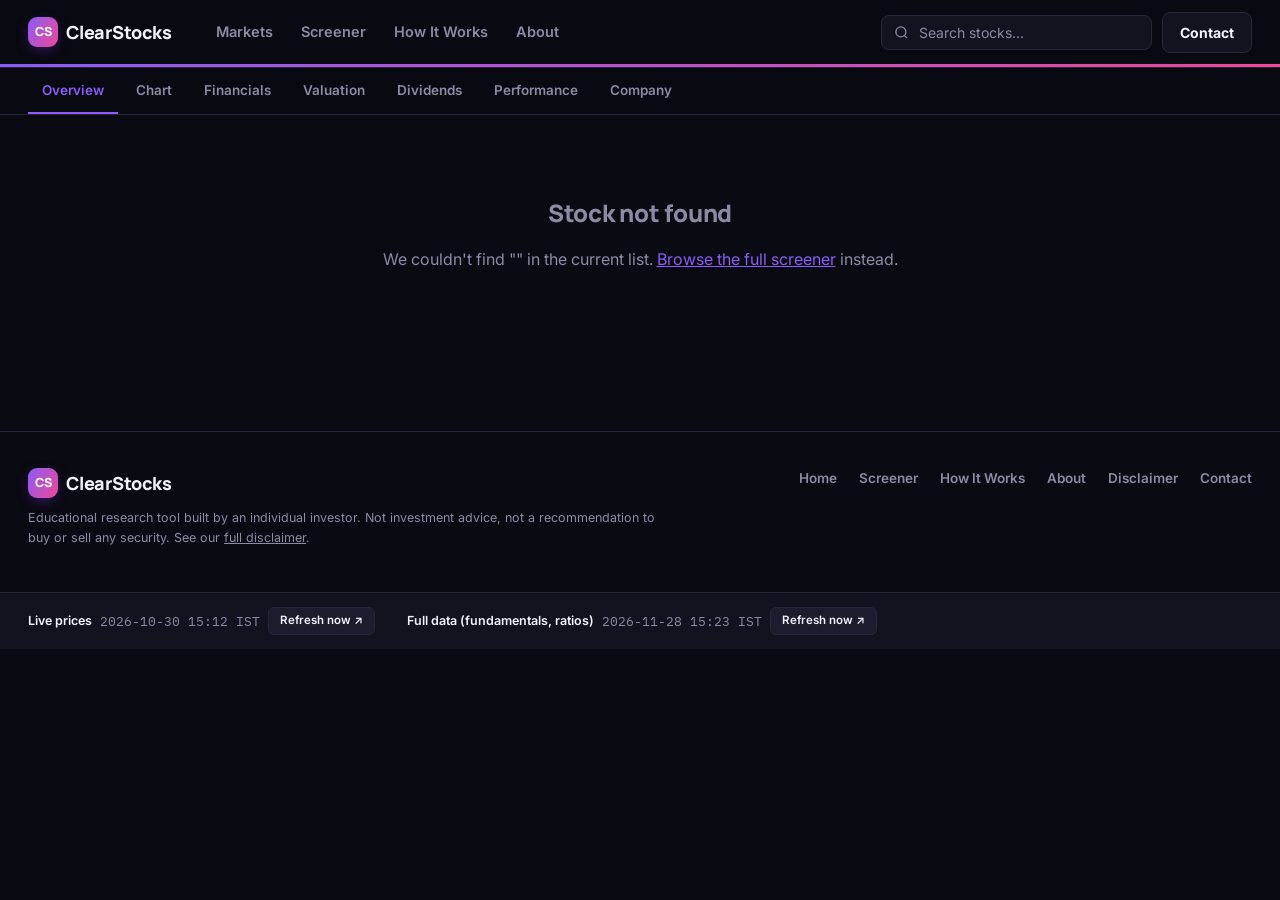
<file: stock.html>
<!DOCTYPE html>
<html lang="en">
<head>
<meta charset="UTF-8">
<meta name="viewport" content="width=device-width, initial-scale=1.0">
<title>Stock Detail — ClearStocks</title>
<link rel="preconnect" href="https://fonts.googleapis.com">
<link href="https://fonts.googleapis.com/css2?family=Inter:wght@400;500;600;700&family=Manrope:wght@700;800&family=IBM+Plex+Mono:wght@500;600&display=swap" rel="stylesheet">
<link rel="stylesheet" href="styles.css">
<style>
  .stock-head{display:flex;justify-content:space-between;align-items:flex-start;flex-wrap:wrap;gap:20px;padding:32px 0 24px;}
  .stock-title{display:flex;align-items:baseline;gap:12px;flex-wrap:wrap;}
  .stock-title .sym{font-family:"Manrope",sans-serif;font-weight:800;font-size:26px;}
  .stock-title .name{color:var(--text-muted);font-size:15px;}
  .price-block{text-align:right;}
  .price-block .price{font-family:"IBM Plex Mono",monospace;font-size:32px;font-weight:600;}
  .subnav{position:sticky;top:64px;z-index:40;background:rgba(10,10,18,.92);backdrop-filter:blur(6px);border-bottom:1px solid var(--border);overflow-x:auto;}
  .subnav-inner{max-width:1320px;margin:0 auto;padding:0 28px;display:flex;gap:4px;white-space:nowrap;}
  /* The top nav (64px) + this subnav (~46px) are both sticky and stack on
     top of the page, so a plain #anchor jump landed each section's title
     right underneath them, hidden from view — it looked like the tab was
     jumping to a "random" spot on the page (found via user report) when it
     was actually the correct section, just covered. scroll-margin-top
     reserves that space so the browser stops short of the sticky bars. */
  #overview, #chart, #financials, #valuation, #dividends, #performance, #company{
    scroll-margin-top:120px;
  }
  .subnav a{padding:12px 14px;font-size:13.5px;font-weight:600;color:var(--text-muted);border-bottom:2px solid transparent;}
  .subnav a:hover{color:var(--text);}
  .subnav a.active{color:var(--accent);border-bottom-color:var(--accent);}
  .stat-grid{display:grid;grid-template-columns:repeat(4,1fr);gap:14px;margin:24px 0;}
  .stat-tile{padding:16px 18px;}
  .stat-tile .lbl{font-size:11.5px;text-transform:uppercase;letter-spacing:.04em;color:var(--text-muted);font-weight:600;margin-bottom:6px;}
  .stat-tile .val{font-family:"IBM Plex Mono",monospace;font-size:19px;font-weight:600;}
  .two-col{display:grid;grid-template-columns:1.6fr 1fr;gap:20px;align-items:start;}
  .two-col > div{min-width:0;}
  @media (max-width:900px){.two-col{grid-template-columns:1fr;} .stat-grid{grid-template-columns:repeat(2,1fr);}}
  .chart-placeholder{height:280px;background:var(--card-2);border-radius:8px;display:flex;align-items:center;justify-content:center;color:var(--text-muted);font-size:13.5px;}
  .verdict-card{padding:20px;}
  .verdict-card .tag{margin-bottom:10px;}
  .verdict-card .headline{font-family:"Manrope",sans-serif;font-weight:800;font-size:17px;margin-bottom:6px;}
  .verdict-card .sub{font-size:13.5px;color:var(--text-muted);line-height:1.6;}
  .kv-list{padding:4px 20px;}
  .kv-row{display:flex;justify-content:space-between;padding:11px 0;border-bottom:1px solid var(--border);font-size:14px;}
  .kv-row:last-child{border-bottom:none;}
  .kv-row .k{color:var(--text-muted);}
  .kv-row .v{font-family:"IBM Plex Mono",monospace;font-weight:600;}
  .panel{margin-bottom:20px;padding:22px;}
  .panel h3{font-size:16px;margin-bottom:14px;}
  .related-grid{display:grid;grid-template-columns:repeat(4,1fr);gap:12px;}
  @media (max-width:900px){.related-grid{grid-template-columns:repeat(2,1fr);}}
  .related-card{padding:14px;cursor:pointer;}
  .related-card:hover{border-color:var(--accent);}
  .not-found{padding:80px 0;text-align:center;color:var(--text-muted);}

  /* ---- Summary block: the one consistent block every stock page shows.
     Every stock gets real ratios, a valuation verdict and a score the
     moment the daily data refresh has numbers for it — none of that
     waits on a PDF deck. research_status only changes which BADGE shows
     (whether a human analyst has additionally written up the company's
     profile/leadership/news), never whether the numbers/verdict appear. */
  .summary-card{padding:22px 24px;margin-bottom:20px;border-width:1px;}
  .summary-card.full{border-color:rgba(34,197,94,.35);}
  .summary-card.automated{border-color:var(--border);}
  .summary-top{display:flex;align-items:center;justify-content:space-between;gap:12px;flex-wrap:wrap;margin-bottom:12px;}
  .research-badge{display:inline-flex;align-items:center;gap:6px;padding:4px 10px;border-radius:20px;font-size:11.5px;font-weight:700;letter-spacing:.02em;text-transform:uppercase;}
  .research-badge.full{background:var(--green-bg);color:var(--green);}
  .research-badge.automated{background:var(--card-2);color:var(--text-muted);border:1px solid var(--border);}
  .research-badge .dot{width:6px;height:6px;border-radius:50%;background:currentColor;}
  .summary-text{font-size:14.5px;line-height:1.7;color:var(--text);}
  .summary-statrow{display:grid;grid-template-columns:repeat(5,1fr);gap:12px;margin-top:16px;padding-top:16px;border-top:1px solid var(--border);}
  @media (max-width:900px){.summary-statrow{grid-template-columns:repeat(2,1fr);}}
  .summary-stat .lbl{font-size:10.5px;text-transform:uppercase;letter-spacing:.04em;color:var(--text-muted);font-weight:600;margin-bottom:4px;}
  .summary-stat .val{font-family:"IBM Plex Mono",monospace;font-size:16px;font-weight:600;}
  .summary-stat .val.dim{color:var(--text-muted);font-family:"Inter",sans-serif;font-size:13px;font-weight:500;}

  /* The Financials tab's multi-year tables (5+ year columns) already
     scroll sideways on a phone (overflow-x:auto), but the metric-name
     column scrolled away with everything else, so once you swiped right
     to see this year's numbers you lost sight of which row you were even
     looking at (found via user report: financials table on mobile
     "looking a bit weird"). Real finance apps (Groww, Screener.in) freeze
     that label column in place while the numbers scroll underneath it —
     same fix here, applied to every generated financial/comparison table. */
  #fin-table-wrap table td:first-child, #fin-table-wrap table th:first-child,
  #growth-table-wrap table td:first-child, #growth-table-wrap table th:first-child,
  #common-size-wrap table td:first-child, #common-size-wrap table th:first-child,
  #competitor-table-wrap table td:first-child, #competitor-table-wrap table th:first-child,
  #forecast-wrap table td:first-child, #forecast-wrap table th:first-child{
    position:sticky;left:0;background:var(--card);z-index:1;
  }
</style>
</head>
<body>

<nav class="nav">
  <div class="nav-inner">
    <a class="logo" href="index.html"><span class="mark">CS</span>ClearStocks</a>
    <div class="nav-links">
      <a href="index.html#markets">Markets</a>
      <a href="screener.html">Screener</a>
      <a href="how-it-works.html">How It Works</a>
      <a href="about.html">About</a>
    </div>
    <div class="nav-right">
      <div class="search-box">
        <svg width="15" height="15" viewBox="0 0 24 24" fill="none" stroke="currentColor" stroke-width="2"><circle cx="11" cy="11" r="8"/><path d="m21 21-4.3-4.3"/></svg>
        <input id="global-search" type="text" placeholder="Search stocks...">
      </div>
      <div id="search-results" class="search-results card" style="display:none;"></div>
      <a class="btn" href="contact.html">Contact</a>
      <button id="mobile-toggle" class="mobile-toggle" aria-label="Menu">
        <svg width="22" height="22" viewBox="0 0 24 24" fill="none" stroke="currentColor" stroke-width="2"><line x1="4" y1="7" x2="20" y2="7"/><line x1="4" y1="12" x2="20" y2="12"/><line x1="4" y1="17" x2="20" y2="17"/></svg>
      </button>
    </div>
  </div>
  <div id="mobile-nav-panel" class="mobile-nav-panel">
      <a href="index.html#markets">Markets</a>
      <a href="screener.html">Screener</a>
      <a href="how-it-works.html">How It Works</a>
      <a href="about.html">About</a>
      </div>
</nav>

<div class="subnav">
  <div class="subnav-inner">
    <a href="#overview" class="active">Overview</a>
    <a href="#chart">Chart</a>
    <a href="#financials">Financials</a>
    <a href="#valuation">Valuation</a>
    <a href="#dividends">Dividends</a>
    <a href="#performance">Performance</a>
    <a href="#company">Company</a>
  </div>
</div>

<div class="container" id="page-body">
  <!-- filled by JS -->
</div>

<footer>
  <div class="footer-inner">
    <div>
      <div class="logo" style="margin-bottom:10px;"><span class="mark">CS</span>ClearStocks</div>
      <div class="footer-note">Educational research tool built by an individual investor. Not investment advice, not a recommendation to buy or sell any security. See our <a href="disclaimer.html" style="text-decoration:underline;">full disclaimer</a>.</div>
    </div>
    <div class="footer-links">
      <a href="index.html">Home</a>
      <a href="screener.html">Screener</a>
      <a href="how-it-works.html">How It Works</a>
      <a href="about.html">About</a>
      <a href="disclaimer.html">Disclaimer</a>
      <a href="contact.html">Contact</a>
    </div>
  </div>
<div class="data-status-bar">
  <div class="data-status">
    <div class="ds-row">
      <span class="ds-label">Live prices</span>
      <span class="ds-time" id="ds-price-time">—</span>
      <a class="ds-btn" href="https://github.com/sp2591996/clearstocks-website/actions/workflows/refresh-prices.yml" target="_blank" rel="noopener">Refresh now ↗</a>
    </div>
    <div class="ds-row">
      <span class="ds-label">Full data (fundamentals, ratios)</span>
      <span class="ds-time" id="ds-data-time">—</span>
      <a class="ds-btn" href="https://github.com/sp2591996/clearstocks-website/actions/workflows/refresh-weekly.yml" target="_blank" rel="noopener">Refresh now ↗</a>
    </div>
  </div>
</div>
</footer>

<style>
  .search-box{position:relative;}
  #search-results{position:absolute;top:110%;right:0;width:280px;max-height:320px;overflow-y:auto;padding:6px;}
  .search-row{display:flex;justify-content:space-between;align-items:center;gap:8px;padding:8px 10px;border-radius:6px;cursor:pointer;}
  .search-row:hover{background:var(--card-2);}
</style>

<script src="app.js"></script>
<script>
function getSymbolFromUrl() {
  const params = new URLSearchParams(window.location.search);
  return (params.get("symbol") || "").toUpperCase();
}

function renderNotFound(symbol) {
  document.getElementById("page-body").innerHTML = `
    <div class="not-found">
      <h2 style="margin-bottom:10px;">Stock not found</h2>
      <p>We couldn't find "${symbol || ""}" in the current list. <a href="screener.html" style="color:var(--accent);text-decoration:underline;">Browse the full screener</a> instead.</p>
    </div>`;
}

/* ---------- Summary block: the one consistent block shown for all 200
   stocks. Ratios, verdict and score are computed from real data for
   every stock daily and never wait on a PDF deck. research_status only
   swaps the BADGE: "full" means a human analyst has additionally
   written up the company's profile/leadership/news (and there's a
   deck to read); otherwise it's "Automated Analysis" — real numbers,
   not yet paired with a written analyst review. Deck availability is
   its own separate has_deck flag, checked nowhere else on this page. */
function renderSummaryBlock(s) {
  const isFull = s.research_status === "full";
  const badge = isFull
    ? `<span class="research-badge full"><span class="dot"></span>Analyst Reviewed</span>`
    : `<span class="research-badge automated"><span class="dot"></span>Automated Analysis</span>`;
  const deckLink = s.has_deck
    ? `<a href="#" id="summary-deck-link" style="font-size:12.5px;color:var(--accent);font-weight:600;">Read the full company deck ↓</a>`
    : "";
  const roeVal = s.roe != null ? `${s.roe}%` : "—";
  return `
    <div class="card summary-card ${isFull ? "full" : "automated"}">
      <div class="summary-top">
        ${badge}
        ${deckLink}
      </div>
      <div class="summary-text">${s.summary || "No summary available yet."}</div>
      <div class="summary-statrow">
        <div class="summary-stat"><div class="lbl">Insight Score</div><div class="val ${s.ml_percentile == null ? "dim" : ""}">${s.ml_percentile != null ? s.ml_percentile + "/100" : "Not yet scored"}</div></div>
        <div class="summary-stat"><div class="lbl">P/E</div><div class="val ${s.pe_ratio == null ? "dim" : ""}">${s.pe_ratio ?? "Pending price data"}</div></div>
        <div class="summary-stat"><div class="lbl">P/B</div><div class="val ${s.pb_ratio == null ? "dim" : ""}">${s.pb_ratio ?? "Pending price data"}</div></div>
        <div class="summary-stat"><div class="lbl">ROE</div><div class="val ${s.roe == null ? "dim" : ""}">${roeVal}</div></div>
        <div class="summary-stat"><div class="lbl">Market Cap</div><div class="val ${s.market_cap == null ? "dim" : ""}">${s.market_cap != null ? fmtCap(s.market_cap) : "Pending price data"}</div></div>
      </div>
    </div>`;
}

function renderStockPage(s) {
  document.title = `${s.symbol} — ${s.name} | ClearStocks`;
  const chg = s.day_change_pct ?? 0;
  const related = STOCKS.filter(x => x.sector === s.sector && x.symbol !== s.symbol).slice(0, 4);

  document.getElementById("page-body").innerHTML = `
    ${sampleBanner()}
    <div id="overview" class="stock-head">
      <div class="stock-title">
        <span class="sym">${s.symbol}</span>
        <span class="name">${s.name}</span>
        <span class="pill neutral">${s.sector || "—"}</span>
      </div>
      <div class="price-block">
        <div class="price">${fmtPrice(s.current_price)}</div>
        ${s.current_price != null
          ? `<div class="chg ${chgClass(chg)}">${fmtPct(chg)} <span style="font-weight:500;color:var(--text-muted);">today (1D)</span></div>`
          : `<div class="chg" style="color:var(--text-muted);font-weight:600;">Price pending pipeline connection</div>`}
      </div>
    </div>

    ${renderSummaryBlock(s)}

    <div class="stat-grid">
      <div class="card stat-tile"><div class="lbl">Insight Score <span class="info-dot">?<span class="tip">Our model's rank for this stock, 0-100, based on historical fundamentals. Higher = signals line up better. Not a price target.</span></span></div><div class="val">${scoreBadge(s.ml_percentile)}</div></div>
      <div class="card stat-tile"><div class="lbl">Valuation <span class="info-dot">?<span class="tip">Whether the price looks cheap, fair, or expensive compared to other companies in the same sector right now.</span></span></div><div class="val" style="font-size:14px;">${s.valuation_verdict || "—"}</div></div>
      <div class="card stat-tile"><div class="lbl">P/E Ratio <span class="info-dot">?<span class="tip">Price-to-Earnings: how many years of current profit it would take to earn back the share price.</span></span></div><div class="val">${s.pe_ratio ?? "—"}</div></div>
      <div class="card stat-tile"><div class="lbl">Market Cap</div><div class="val" style="font-size:15px;">${fmtCap(s.market_cap)}</div></div>
    </div>

    <div style="margin-bottom:20px;">
      <a class="btn primary" id="download-deck-btn" href="#" style="display:inline-flex;align-items:center;gap:8px;">
        <svg width="14" height="14" viewBox="0 0 24 24" fill="none" stroke="currentColor" stroke-width="2"><path d="M12 3v12"/><path d="m7 10 5 5 5-5"/><path d="M5 21h14"/></svg>
        ${s.has_deck ? "Download company deck (PDF)" : "Download pipeline snapshot (PDF)"}
      </a>
      <span style="font-size:12px;color:var(--text-muted);margin-left:10px;">${s.has_deck
        ? "A full 40+ page research deck with our valuation analysis, ready to save or print."
        : "Fundamentals-only snapshot — the full research deck for this stock hasn't been built yet, see the Summary above."}</span>
    </div>

    <div class="two-col">
      <div>
        <div id="chart" class="card panel">
          <h3>Price Chart</h3>
          <div class="chart-tabs" id="chart-tabs">
            <button data-range="1D" class="active">1D</button>
            <button data-range="1W">1W</button>
            <button data-range="1M">1M</button>
            <button data-range="6M">6M</button>
            <button data-range="1Y">1Y</button>
            <button data-range="5Y">5Y</button>
          </div>
          <div id="chart-svg-wrap"></div>
          <div id="chart-note" style="font-size:11.5px;color:var(--text-muted);margin-top:8px;">Illustrative chart while price history is being connected — once live, this will show the real ${s.symbol} price for the selected period.</div>
        </div>

        <div id="financials" class="card panel">
          <h3>Key Ratios</h3>
          <div class="kv-list">
            <div class="kv-row"><span class="k">P/E Ratio</span><span class="v">${s.pe_ratio ?? "—"}</span></div>
            <div class="kv-row"><span class="k">P/B Ratio</span><span class="v">${s.pb_ratio ?? "—"}</span></div>
            <div class="kv-row"><span class="k">Return on Equity (ROE)</span><span class="v">${s.roe != null ? s.roe + "%" : "—"}</span></div>
            <div class="kv-row"><span class="k">Market Cap</span><span class="v">${fmtCap(s.market_cap)}</span></div>
          </div>
        </div>

        <div id="full-financials" class="card panel">
          <h3>Financials — last 4 years</h3>
          <div id="fin-table-wrap" style="color:var(--text-muted);font-size:13px;">Loading financial history…</div>
          <div id="growth-table-wrap" style="color:var(--text-muted);font-size:13px;margin-top:14px;"></div>
        </div>

        <div id="common-size" class="card panel">
          <h3>Common-Size Statement (% of Revenue)</h3>
          <div id="common-size-wrap" style="color:var(--text-muted);font-size:13px;">Loading…</div>
        </div>

        <div id="leverage" class="card panel">
          <h3>Leverage &amp; Solvency Ratios</h3>
          <div id="leverage-wrap" style="color:var(--text-muted);font-size:13px;">Loading…</div>
        </div>

        <div id="sector-compare" class="card panel">
          <h3>Sector Comparison — ${s.sector || ""}</h3>
          <div id="sector-table-wrap" style="color:var(--text-muted);font-size:13px;">Loading…</div>
        </div>

        <div id="competitor-benchmark" class="card panel">
          <h3>Competitor Benchmark</h3>
          <div id="competitor-table-wrap" style="color:var(--text-muted);font-size:13px;">Loading…</div>
        </div>

        <div id="forecast" class="card panel">
          <h3>3-Year Trend-Based Forecast</h3>
          <div id="forecast-wrap" style="color:var(--text-muted);font-size:13px;">Loading…</div>
        </div>

        <div id="risk-flags" class="card panel">
          <h3>Risk Flags</h3>
          <div id="risk-flags-wrap" style="color:var(--text-muted);font-size:13px;">Loading…</div>
        </div>

        <div id="performance" class="card panel">
          <h3>52-Week Range</h3>
          <div class="kv-list">
            <div class="kv-row"><span class="k">52-Week High</span><span class="v">${fmtPrice(s.week52_high)}</span></div>
            <div class="kv-row"><span class="k">52-Week Low</span><span class="v">${fmtPrice(s.week52_low)}</span></div>
            <div class="kv-row"><span class="k">Current Price</span><span class="v">${fmtPrice(s.current_price)}</span></div>
          </div>
        </div>

        <div id="dividends" class="card panel">
          <h3>Dividends</h3>
          <div style="color:var(--text-muted);font-size:13.5px;">Dividend history isn't part of this model yet — planned for a future update.</div>
        </div>

        <div id="company" class="card panel">
          <h3>Company Overview</h3>
          <div id="company-overview-wrap" style="color:var(--text-muted);font-size:13.5px;line-height:1.7;">
            ${s.name} operates in the ${s.sector || "—"} sector, part of the Nifty 200 index.
          </div>
        </div>
      </div>

      <div>
        <div id="valuation" class="card verdict-card">
          <div class="tag"><span class="pill pill-detail ${verdictClass(s.valuation_verdict)}">${s.valuation_verdict || "—"}</span></div>
          <div class="headline">${s.interpretation || "No interpretation available"}</div>
          <div class="explain-box" style="margin-top:10px;">${explainVerdict(s)}</div>
          <div class="sub" style="margin-top:10px;">This is not a buy/sell signal — see <a href="disclaimer.html" style="color:var(--accent);">important disclaimers</a>.</div>
        </div>

        <div class="card panel" style="margin-top:20px;">
          <h3>Related Stocks — ${s.sector || ""}</h3>
          <div class="related-grid">
            ${related.map(r => `
              <div class="card related-card" data-symbol="${r.symbol}">
                <div class="sym" style="font-size:13.5px;">${r.symbol}</div>
                <div class="company-name">${r.name}</div>
                <div class="chg ${chgClass(r.day_change_pct)}" style="font-size:12.5px;margin-top:4px;">${fmtPct(r.day_change_pct)}</div>
              </div>`).join("") || `<div style="color:var(--text-muted);font-size:13px;">No other stocks in this sector yet.</div>`}
          </div>
        </div>
      </div>
    </div>
  `;
}

/* ---------- Price chart (seeded illustrative series until real
   price-history is wired up; deterministic per symbol so it doesn't
   jump around on every reload) ---------- */
const RANGE_POINTS = { "1D": 24, "1W": 7, "1M": 30, "6M": 26, "1Y": 52, "5Y": 60 };

function seededRandom(seed) {
  let s = seed % 2147483647; if (s <= 0) s += 2147483646;
  return () => (s = (s * 16807) % 2147483647) / 2147483647;
}

function buildSeries(symbol, price, range) {
  const n = RANGE_POINTS[range];
  let seed = 0; for (let i = 0; i < symbol.length; i++) seed += symbol.charCodeAt(i) * (i + 1);
  const rand = seededRandom(seed + n);
  const vol = { "1D": 0.004, "1W": 0.01, "1M": 0.02, "6M": 0.035, "1Y": 0.05, "5Y": 0.08 }[range];
  const pts = [price];
  for (let i = 1; i < n; i++) pts.push(pts[i-1] * (1 + (rand() - 0.5) * vol));
  pts.reverse(); pts[pts.length - 1] = price;
  return pts;
}

function realSeriesForRange(history, range) {
  if (!history || !history.length) return null;
  const closes = history.map(p => p.Close).filter(v => v != null);
  if (closes.length < 2) return null;
  const take = { "1D": 1, "1W": 5, "1M": 22, "6M": 130, "1Y": 260, "5Y": closes.length }[range] || closes.length;
  return closes.slice(Math.max(0, closes.length - take));
}

// Builds a date/time label for each chart point, counting back from today,
// so the hover tooltip can show "what day was this" alongside the price —
// requested to work like Groww's chart. When real recorded dates exist in
// price_history we use those; otherwise (the common case today, since the
// live price-history pipeline isn't connected yet) we label points with
// their most likely calendar date/time for the selected range, which is
// still informative even though the price itself is illustrative.
function labelsForRange(range, n) {
  const now = new Date();
  const labels = [];
  for (let i = n - 1; i >= 0; i--) {
    const d = new Date(now);
    if (range === "1D") {
      d.setHours(now.getHours() - i, 0, 0, 0);
      labels.push(d.toLocaleTimeString("en-IN", { hour: "numeric", minute: "2-digit" }));
    } else if (range === "1W") {
      d.setDate(now.getDate() - i);
      labels.push(d.toLocaleDateString("en-IN", { weekday: "short", day: "numeric", month: "short" }));
    } else {
      const stepDays = { "1M": 1, "6M": 7, "1Y": 7, "5Y": 30 }[range] || 1;
      d.setDate(now.getDate() - i * stepDays);
      labels.push(d.toLocaleDateString("en-IN", { day: "numeric", month: "short", year: range === "5Y" ? "numeric" : undefined }));
    }
  }
  return labels;
}

function renderChart(symbol, price, range, history) {
  const real = realSeriesForRange(history, range);
  const usingReal = !!real;
  const pts = real && real.length > 1 ? real : buildSeries(symbol, price, range);
  const labels = labelsForRange(range, pts.length);
  const note = document.getElementById("chart-note");
  if (note) {
    note.textContent = usingReal
      ? `Showing your pipeline's actual recorded ${symbol} closing prices for this period.`
      : `Illustrative chart while price history is being connected — once live, this will show the real ${symbol} price for the selected period.`;
  }
  const w = 600, h = 240, pad = 10;
  const min = Math.min(...pts), max = Math.max(...pts);
  const x = i => pad + (i / (pts.length - 1)) * (w - pad*2);
  const y = v => pad + (1 - (v - min) / ((max - min) || 1)) * (h - pad*2);
  const path = pts.map((v,i) => `${i===0?"M":"L"}${x(i).toFixed(1)},${y(v).toFixed(1)}`).join(" ");
  const up = pts[pts.length-1] >= pts[0];
  const color = up ? "var(--green)" : "var(--red)";
  const areaPath = `${path} L${x(pts.length-1).toFixed(1)},${h-pad} L${x(0).toFixed(1)},${h-pad} Z`;
  document.getElementById("chart-svg-wrap").innerHTML = `
    <div style="position:relative;">
      <svg id="chart-svg" viewBox="0 0 ${w} ${h}" style="width:100%;height:240px;display:block;cursor:crosshair;">
        <path d="${areaPath}" fill="${color}" opacity="0.08"></path>
        <path d="${path}" fill="none" stroke="${color}" stroke-width="2"></path>
        <line id="chart-hover-line" x1="0" y1="${pad}" x2="0" y2="${h-pad}" stroke="var(--text-muted)" stroke-width="1" stroke-dasharray="3,3" opacity="0"></line>
        <circle id="chart-hover-dot" r="4" fill="${color}" stroke="var(--bg,#0A0A12)" stroke-width="2" opacity="0"></circle>
      </svg>
      <div id="chart-tooltip" style="display:none;position:absolute;top:8px;pointer-events:none;background:var(--card);border:1px solid var(--border);border-radius:8px;padding:6px 10px;font-size:12px;white-space:nowrap;box-shadow:0 8px 20px -6px rgba(0,0,0,.5);">
        <div id="chart-tooltip-date" style="color:var(--text-muted);"></div>
        <div id="chart-tooltip-price" style="font-weight:700;font-variant-numeric:tabular-nums;"></div>
      </div>
    </div>`;

  // Hover / touch interaction: find the nearest point to the cursor's x
  // position and show its date + price, like Groww's chart (requested by
  // user). Works with mouse hover and touch drag alike.
  const svg = document.getElementById("chart-svg");
  const hoverLine = document.getElementById("chart-hover-line");
  const hoverDot = document.getElementById("chart-hover-dot");
  const tooltip = document.getElementById("chart-tooltip");
  const tipDate = document.getElementById("chart-tooltip-date");
  const tipPrice = document.getElementById("chart-tooltip-price");

  function showAt(clientX) {
    const rect = svg.getBoundingClientRect();
    const svgX = ((clientX - rect.left) / rect.width) * w;
    let idx = Math.round(((svgX - pad) / (w - pad * 2)) * (pts.length - 1));
    idx = Math.max(0, Math.min(pts.length - 1, idx));
    const px = x(idx), py = y(pts[idx]);
    hoverLine.setAttribute("x1", px); hoverLine.setAttribute("x2", px); hoverLine.setAttribute("opacity", "1");
    hoverDot.setAttribute("cx", px); hoverDot.setAttribute("cy", py); hoverDot.setAttribute("opacity", "1");
    tipDate.textContent = labels[idx];
    tipPrice.textContent = fmtPrice(pts[idx]);
    tooltip.style.display = "block";
    const leftPct = (px / w) * 100;
    if (leftPct > 65) { tooltip.style.left = "auto"; tooltip.style.right = `${100 - leftPct}%`; tooltip.style.marginRight = "8px"; tooltip.style.marginLeft = ""; }
    else { tooltip.style.right = "auto"; tooltip.style.left = `${leftPct}%`; tooltip.style.marginLeft = "8px"; tooltip.style.marginRight = ""; }
  }
  function hide() {
    hoverLine.setAttribute("opacity", "0");
    hoverDot.setAttribute("opacity", "0");
    tooltip.style.display = "none";
  }
  svg.addEventListener("mousemove", (e) => showAt(e.clientX));
  svg.addEventListener("mouseleave", hide);
  svg.addEventListener("touchmove", (e) => { showAt(e.touches[0].clientX); e.preventDefault(); }, { passive: false });
  svg.addEventListener("touchend", hide);
}

/* ---------- Downloadable company deck (proof-of-concept) ---------- */
function buildDeckSummaryHTML(s) {
  return `<!doctype html><html><head><meta charset="utf-8"><title>${s.symbol} — Company Deck</title>
  <style>body{font-family:sans-serif;max-width:640px;margin:40px auto;color:#0B1E1C;}
  h1{margin-bottom:0;} .sub{color:#5B6D6A;margin-top:4px;} table{width:100%;border-collapse:collapse;margin-top:24px;}
  td{padding:8px 0;border-bottom:1px solid #DCE7E4;} td:first-child{color:#5B6D6A;}
  .foot{margin-top:40px;font-size:12px;color:#5B6D6A;border-top:1px solid #DCE7E4;padding-top:12px;}</style></head>
  <body><h1>${s.symbol}</h1><div class="sub">${s.name} — ${s.sector}</div>
  <table>
    <tr><td>Current Price</td><td>${fmtPrice(s.current_price)}</td></tr>
    <tr><td>Insight Score</td><td>${s.ml_percentile ?? "—"} / 100</td></tr>
    <tr><td>Valuation</td><td>${s.valuation_verdict || "—"}</td></tr>
    <tr><td>P/E Ratio</td><td>${s.pe_ratio ?? "—"}</td></tr>
    <tr><td>P/B Ratio</td><td>${s.pb_ratio ?? "—"}</td></tr>
    <tr><td>ROE</td><td>${s.roe != null ? s.roe + "%" : "—"}</td></tr>
    <tr><td>Market Cap</td><td>${fmtCap(s.market_cap)}</td></tr>
    <tr><td>52-Week Range</td><td>${fmtPrice(s.week52_low)} – ${fmtPrice(s.week52_high)}</td></tr>
  </table>
  <p style="margin-top:24px;">${explainVerdict(s).replace(/<\/?b>/g,"")}</p>
  <div class="foot">ClearStocks — educational research only, not investment advice. This is a one-page preview; the full 20-30 page deck (cover page, company profile, financial trends, valuation detail, risks, and disclaimers) is generated by a script once your pipeline's fundamentals export is connected.</div>
  </body></html>`;
}

/* ---------- Real multi-year financials + sector comparison + company facts ---------- */
function fmtCr(rupees) {
  if (rupees == null || isNaN(rupees)) return "—";
  return "₹" + (rupees / 1e7).toLocaleString("en-IN", { maximumFractionDigits: 0 }) + " Cr";
}
function fmtYear(dateStr) {
  // "2026-03-31" -> "FY2026"
  const y = (dateStr || "").slice(0, 4);
  return y ? "FY" + y : dateStr;
}

function renderFinancialsTable(rows) {
  const wrap = document.getElementById("fin-table-wrap");
  if (!wrap) return;
  if (!rows || !rows.length) {
    wrap.innerHTML = `<div>Detailed financial history isn't available for this stock yet.</div>`;
    return;
  }
  const metrics = [
    ["Total Revenue", "Total Revenue"],
    ["Net Income", "Net Income"],
    ["EBITDA", "EBITDA"],
    ["Total Debt", "Total Debt"],
    ["Stockholders Equity", "Stockholders Equity"],
    ["Cash And Cash Equivalents", "Cash & Equivalents"],
    ["Total Assets", "Total Assets"],
    ["Free Cash Flow", "Free Cash Flow"],
    ["Operating Cash Flow", "Operating Cash Flow"],
    ["Capital Expenditure", "Capital Expenditure"],
  ];
  const years = rows.map(r => fmtYear(r["Year"]));
  let html = `<div style="overflow-x:auto;"><table style="width:100%;border-collapse:collapse;font-size:12.5px;">
    <thead><tr>
      <th style="text-align:left;padding:6px 8px;border-bottom:1px solid var(--border);color:var(--text-muted);font-weight:600;">Metric</th>
      ${years.map(y => `<th style="text-align:right;padding:6px 8px;border-bottom:1px solid var(--border);color:var(--text-muted);font-weight:600;">${y}</th>`).join("")}
    </tr></thead><tbody>`;
  metrics.forEach(([key, label]) => {
    html += `<tr><td style="padding:6px 8px;border-bottom:1px solid var(--border);color:var(--text);">${label}</td>`;
    rows.forEach(r => {
      const v = parseFloat(r[key]);
      html += `<td style="text-align:right;padding:6px 8px;border-bottom:1px solid var(--border);color:var(--text);">${fmtCr(v)}</td>`;
    });
    html += `</tr>`;
  });
  html += `<tr><td style="padding:6px 8px;color:var(--text);">ROE</td>`;
  rows.forEach(r => {
    let roe = parseFloat(r["ROE"]);
    if (!isNaN(roe)) roe = Math.abs(roe) <= 1.5 ? roe * 100 : roe;
    html += `<td style="text-align:right;padding:6px 8px;color:var(--text);">${isNaN(roe) ? "—" : roe.toFixed(1) + "%"}</td>`;
  });
  html += `</tr></tbody></table></div>
  <div style="font-size:11.5px;color:var(--text-muted);margin-top:8px;">Sourced from company financial statements. Figures in ₹ Crores.</div>`;
  wrap.innerHTML = html;
}

function fmtPct1(v) { return v == null || isNaN(v) ? "—" : (v >= 0 ? "+" : "") + v.toFixed(1) + "%"; }

function renderGrowthTable(rows) {
  const wrap = document.getElementById("growth-table-wrap");
  if (!wrap) return;
  if (!rows || rows.length < 2) { wrap.innerHTML = ""; return; }
  let html = `<div style="font-weight:600;color:var(--text);margin-bottom:6px;font-size:13px;">Year-over-year growth</div>
    <div style="overflow-x:auto;"><table style="width:100%;border-collapse:collapse;font-size:12.5px;"><thead><tr>
    <th style="text-align:left;padding:6px 8px;border-bottom:1px solid var(--border);color:var(--text-muted);">Metric</th>
    ${rows.slice(1).map(r => `<th style="text-align:right;padding:6px 8px;border-bottom:1px solid var(--border);color:var(--text-muted);">${fmtYear(r["Year"])}</th>`).join("")}
    </tr></thead><tbody>`;
  [["Total Revenue", "Revenue Growth"], ["Net Income", "Net Income Growth"]].forEach(([key, label]) => {
    html += `<tr><td style="padding:6px 8px;border-bottom:1px solid var(--border);color:var(--text);">${label}</td>`;
    for (let i = 1; i < rows.length; i++) {
      const prev = parseFloat(rows[i-1][key]), cur = parseFloat(rows[i][key]);
      const pct = prev ? (cur - prev) / Math.abs(prev) * 100 : null;
      html += `<td style="text-align:right;padding:6px 8px;border-bottom:1px solid var(--border);color:var(--text);">${fmtPct1(pct)}</td>`;
    }
    html += `</tr>`;
  });
  html += `</tbody></table></div>`;
  wrap.innerHTML = html;
}

function renderCommonSize(rows) {
  const wrap = document.getElementById("common-size-wrap");
  if (!wrap) return;
  if (!rows || !rows.length) { wrap.innerHTML = `<div>Not available for this stock yet.</div>`; return; }
  const metrics = [["Net Income","Net Income"],["EBITDA","EBITDA"],["Total Debt","Total Debt"],
    ["Stockholders Equity","Stockholders Equity"],["Total Assets","Total Assets"],["Operating Cash Flow","Operating Cash Flow"]];
  let html = `<div style="overflow-x:auto;"><table style="width:100%;border-collapse:collapse;font-size:12.5px;"><thead><tr>
    <th style="text-align:left;padding:6px 8px;border-bottom:1px solid var(--border);color:var(--text-muted);">% of Revenue</th>
    ${rows.map(r => `<th style="text-align:right;padding:6px 8px;border-bottom:1px solid var(--border);color:var(--text-muted);">${fmtYear(r["Year"])}</th>`).join("")}
    </tr></thead><tbody>`;
  metrics.forEach(([key, label]) => {
    html += `<tr><td style="padding:6px 8px;border-bottom:1px solid var(--border);color:var(--text);">${label}</td>`;
    rows.forEach(r => {
      const rev = parseFloat(r["Total Revenue"]), v = parseFloat(r[key]);
      // Bank stocks (and some others) have no EBITDA field at all — v is
      // NaN there, and rev alone being truthy isn't enough to guard
      // against that, so it was rendering literal "NaN%" (found via QA;
      // the same class of bug already fixed once in the PDF generator's
      // ebitda_debt_observations()).
      const ok = rev && !isNaN(v);
      html += `<td style="text-align:right;padding:6px 8px;border-bottom:1px solid var(--border);color:var(--text);">${ok ? (v/rev*100).toFixed(1)+"%" : "—"}</td>`;
    });
    html += `</tr>`;
  });
  html += `</tbody></table></div>
  <div style="font-size:11.5px;color:var(--text-muted);margin-top:8px;">Shows how each line item moves relative to revenue over time.</div>`;
  wrap.innerHTML = html;
}

function renderLeverage(rows) {
  const wrap = document.getElementById("leverage-wrap");
  if (!wrap) return;
  if (!rows || !rows.length) { wrap.innerHTML = `<div>Not enough financial-history data available yet.</div>`; return; }
  const latest = rows[rows.length - 1];
  const debt = parseFloat(latest["Total Debt"]), equity = parseFloat(latest["Stockholders Equity"]), ebitda = parseFloat(latest["EBITDA"]);
  // A company that reports no Total Debt (asset managers, some insurers)
  // has debt = NaN here, not 0 — and `equity ? debt/equity : null` only
  // guards against a falsy denominator, not a NaN numerator, so the
  // division still produces NaN and `de != null` is true for NaN (it's
  // not strictly equal to null), rendering literal "NaNx" (found via QA
  // on HDFCAMC, ICICIGI, ICICIAMC, SBILIFE, NESTLEIND).
  const de = (equity && !isNaN(debt)) ? debt / equity : null;
  const deb = (ebitda && !isNaN(debt)) ? debt / ebitda : null;
  wrap.innerHTML = `<div class="kv-list">
    <div class="kv-row"><span class="k">Debt-to-Equity</span><span class="v">${de != null && !isNaN(de) ? de.toFixed(2)+"x" : "—"}</span></div>
    <div class="kv-row"><span class="k">Debt-to-EBITDA</span><span class="v">${deb != null && !isNaN(deb) ? deb.toFixed(2)+"x" : "—"}</span></div>
  </div>
  <div style="font-size:11.5px;color:var(--text-muted);margin-top:10px;">Debt-to-Equity above ~1x, or Debt-to-EBITDA above ~3x, generally signals a more leveraged balance sheet.</div>
  <div style="font-size:11px;color:var(--text-muted);margin-top:8px;font-style:italic;">Liquidity ratios (Current/Quick Ratio) and Efficiency ratios (Turnover, Receivables Days) aren't shown — our data doesn't include Current Assets/Liabilities, Inventory or Receivables figures.</div>`;
}

function renderCompetitorBenchmark(s) {
  const wrap = document.getElementById("competitor-table-wrap");
  if (!wrap) return;
  const peers = STOCKS.filter(x => x.sector === s.sector && x.symbol !== s.symbol)
    .sort((a, b) => (b.market_cap || 0) - (a.market_cap || 0)).slice(0, 6);
  if (!peers.length) { wrap.innerHTML = `<div>No sector peers to compare against yet.</div>`; return; }
  let html = `<div style="overflow-x:auto;"><table style="width:100%;border-collapse:collapse;font-size:12.5px;"><thead><tr>
    <th style="text-align:left;padding:6px 8px;border-bottom:1px solid var(--border);color:var(--text-muted);">Company</th>
    <th style="text-align:right;padding:6px 8px;border-bottom:1px solid var(--border);color:var(--text-muted);">P/E</th>
    <th style="text-align:right;padding:6px 8px;border-bottom:1px solid var(--border);color:var(--text-muted);">P/B</th>
    <th style="text-align:right;padding:6px 8px;border-bottom:1px solid var(--border);color:var(--text-muted);">ROE</th>
    <th style="text-align:right;padding:6px 8px;border-bottom:1px solid var(--border);color:var(--text-muted);">Mkt Cap</th>
    </tr></thead><tbody>
    <tr style="background:var(--card-2);"><td style="padding:6px 8px;color:var(--text);font-weight:600;">${s.symbol} (this stock)</td>
      <td style="text-align:right;padding:6px 8px;color:var(--text);">${s.pe_ratio ?? "—"}</td>
      <td style="text-align:right;padding:6px 8px;color:var(--text);">${s.pb_ratio ?? "—"}</td>
      <td style="text-align:right;padding:6px 8px;color:var(--text);">${s.roe != null ? s.roe+"%" : "—"}</td>
      <td style="text-align:right;padding:6px 8px;color:var(--text);">${fmtCap(s.market_cap)}</td></tr>`;
  peers.forEach(p => {
    html += `<tr data-symbol="${p.symbol}" style="cursor:pointer;">
      <td style="padding:6px 8px;border-bottom:1px solid var(--border);color:var(--text);">${p.symbol}</td>
      <td style="text-align:right;padding:6px 8px;border-bottom:1px solid var(--border);color:var(--text);">${p.pe_ratio ?? "—"}</td>
      <td style="text-align:right;padding:6px 8px;border-bottom:1px solid var(--border);color:var(--text);">${p.pb_ratio ?? "—"}</td>
      <td style="text-align:right;padding:6px 8px;border-bottom:1px solid var(--border);color:var(--text);">${p.roe != null ? p.roe+"%" : "—"}</td>
      <td style="text-align:right;padding:6px 8px;border-bottom:1px solid var(--border);color:var(--text);">${fmtCap(p.market_cap)}</td></tr>`;
  });
  html += `</tbody></table></div>
  <div style="font-size:11.5px;color:var(--text-muted);margin-top:8px;">Largest sector peers by market cap — real figures from the same dataset, not estimates.</div>`;
  wrap.innerHTML = html;
}

function renderForecast(symbol, rows) {
  const wrap = document.getElementById("forecast-wrap");
  if (!wrap) return;
  if (!rows || rows.length < 2) { wrap.innerHTML = `<div>Not enough historical data to extrapolate a forecast for this stock.</div>`; return; }
  const n = rows.length - 1;
  const cagr = (first, last, years) => {
    first = parseFloat(first); last = parseFloat(last);
    if (!(first > 0) || !(last > 0) || years <= 0) return null;
    return Math.pow(last / first, 1 / years) - 1;
  };
  const revCagr = cagr(rows[0]["Total Revenue"], rows[rows.length-1]["Total Revenue"], n);
  const niCagr = cagr(rows[0]["Net Income"], rows[rows.length-1]["Net Income"], n);
  let html = `<div style="font-size:11.5px;color:var(--text-muted);margin-bottom:10px;"><b>Not a professional forecast or DCF model.</b> This mechanically extends this company's own historical growth rate over its last ${n} years of data — real results depend on much more than a straight-line extrapolation.</div>`;
  if (revCagr != null && niCagr != null) {
    const lastYear = parseInt(fmtYear(rows[rows.length-1]["Year"]).replace("FY",""));
    let projRev = parseFloat(rows[rows.length-1]["Total Revenue"]) / 1e7;
    let projNi = parseFloat(rows[rows.length-1]["Net Income"]) / 1e7;
    let html2 = `<div style="overflow-x:auto;"><table style="width:100%;border-collapse:collapse;font-size:12.5px;"><thead><tr>
      <th style="text-align:left;padding:6px 8px;border-bottom:1px solid var(--border);color:var(--text-muted);">Metric (₹Cr)</th>
      <th style="text-align:right;padding:6px 8px;border-bottom:1px solid var(--border);color:var(--text-muted);">FY${lastYear} (actual)</th>`;
    for (let i = 1; i <= 3; i++) html2 += `<th style="text-align:right;padding:6px 8px;border-bottom:1px solid var(--border);color:var(--text-muted);">FY${lastYear+i}E</th>`;
    html2 += `</tr></thead><tbody><tr><td style="padding:6px 8px;color:var(--text);">Revenue</td><td style="text-align:right;padding:6px 8px;color:var(--text);">${projRev.toLocaleString("en-IN",{maximumFractionDigits:0})}</td>`;
    let r = projRev;
    for (let i = 1; i <= 3; i++) { r *= (1+revCagr); html2 += `<td style="text-align:right;padding:6px 8px;color:var(--text);">${r.toLocaleString("en-IN",{maximumFractionDigits:0})}</td>`; }
    html2 += `</tr><tr><td style="padding:6px 8px;color:var(--text);">Net Income</td><td style="text-align:right;padding:6px 8px;color:var(--text);">${projNi.toLocaleString("en-IN",{maximumFractionDigits:0})}</td>`;
    let ni = projNi;
    for (let i = 1; i <= 3; i++) { ni *= (1+niCagr); html2 += `<td style="text-align:right;padding:6px 8px;color:var(--text);">${ni.toLocaleString("en-IN",{maximumFractionDigits:0})}</td>`; }
    html2 += `</tr></tbody></table></div>
    <div style="font-size:11.5px;color:var(--text-muted);margin-top:8px;">Based on a historical Revenue CAGR of ${(revCagr*100).toFixed(1)}% and Net Income CAGR of ${(niCagr*100).toFixed(1)}% over the last ${n} years.</div>`;
    html += html2;
  } else {
    html += `<div>Not enough clean historical data to extrapolate a forecast for this stock.</div>`;
  }
  wrap.innerHTML = html;
}

function renderRiskFlags(rows) {
  const wrap = document.getElementById("risk-flags-wrap");
  if (!wrap) return;
  const flags = [];
  if (rows && rows.length >= 3) {
    const debts = rows.map(r => parseFloat(r["Total Debt"]));
    if (debts.every((v,i) => i===0 || v > debts[i-1])) flags.push(`Total Debt has risen every year for the last ${debts.length} years of available data.`);
    const margins = rows.map(r => { const rev = parseFloat(r["Total Revenue"]), ni = parseFloat(r["Net Income"]); return rev ? ni/rev*100 : null; }).filter(v => v != null);
    if (margins.length >= 3 && margins.every((v,i) => i===0 || v < margins[i-1])) flags.push(`Net margin has declined every year for the last ${margins.length} years (${margins[0].toFixed(1)}% → ${margins[margins.length-1].toFixed(1)}%).`);
    const lastFcf = parseFloat(rows[rows.length-1]["Free Cash Flow"]);
    if (lastFcf < 0) flags.push("Most recent year's Free Cash Flow is negative.");
    const latest = rows[rows.length-1];
    const debt = parseFloat(latest["Total Debt"]), equity = parseFloat(latest["Stockholders Equity"]);
    if (equity && debt/equity > 1.5) flags.push(`Debt-to-Equity is elevated at ${(debt/equity).toFixed(2)}x.`);
  }
  if (!flags.length) {
    wrap.innerHTML = `<div>No mechanical red flags detected in the metrics we track (debt trend, margin trend, free cash flow, leverage). This is not a full risk assessment — always verify independently.</div>`;
  } else {
    wrap.innerHTML = flags.map(f => `<div style="margin-bottom:6px;">⚠ ${f}</div>`).join("") +
      `<div style="font-size:11.5px;color:var(--text-muted);margin-top:8px;">These are mechanical checks on the numbers above, not a professional risk assessment.</div>`;
  }
}

function renderSectorComparison(s) {
  const wrap = document.getElementById("sector-table-wrap");
  if (!wrap) return;
  const peers = STOCKS.filter(x => x.sector === s.sector && x.symbol !== s.symbol);
  if (!peers.length) {
    wrap.innerHTML = `<div>No other stocks in this sector to compare against yet.</div>`;
    return;
  }
  const avg = (arr) => {
    const vals = arr.filter(v => v != null && !isNaN(v));
    return vals.length ? vals.reduce((a, b) => a + b, 0) / vals.length : null;
  };
  const sectorPE = avg(peers.map(p => p.pe_ratio));
  const sectorPB = avg(peers.map(p => p.pb_ratio));
  const sectorROE = avg(peers.map(p => p.roe));
  const row = (label, mine, sector, suffix = "") => `
    <tr>
      <td style="padding:6px 8px;border-bottom:1px solid var(--border);color:var(--text);">${label}</td>
      <td style="text-align:right;padding:6px 8px;border-bottom:1px solid var(--border);color:var(--text);">${mine != null ? mine + suffix : "—"}</td>
      <td style="text-align:right;padding:6px 8px;border-bottom:1px solid var(--border);color:var(--text-muted);">${sector != null ? sector.toFixed(1) + suffix : "—"}</td>
    </tr>`;
  wrap.innerHTML = `<div style="overflow-x:auto;"><table style="width:100%;border-collapse:collapse;font-size:12.5px;">
    <thead><tr>
      <th style="text-align:left;padding:6px 8px;border-bottom:1px solid var(--border);color:var(--text-muted);font-weight:600;">Metric</th>
      <th style="text-align:right;padding:6px 8px;border-bottom:1px solid var(--border);color:var(--text-muted);font-weight:600;">${s.symbol}</th>
      <th style="text-align:right;padding:6px 8px;border-bottom:1px solid var(--border);color:var(--text-muted);font-weight:600;">Sector avg (${peers.length} peers)</th>
    </tr></thead><tbody>
      ${row("P/E Ratio", s.pe_ratio, sectorPE)}
      ${row("P/B Ratio", s.pb_ratio, sectorPB)}
      ${row("ROE", s.roe, sectorROE, "%")}
    </tbody></table></div>`;
}

function renderCompanyOverview(s, facts) {
  const wrap = document.getElementById("company-overview-wrap");
  if (!wrap) return;
  const f = facts && facts[s.symbol];
  let html = `<div class="kv-list">`;
  html += `<div class="kv-row"><span class="k">Company Name</span><span class="v">${(f && f.company_name) || s.name}</span></div>`;
  html += `<div class="kv-row"><span class="k">Sector</span><span class="v">${s.sector || "—"}</span></div>`;
  html += `<div class="kv-row"><span class="k">Industry</span><span class="v">${(f && f.industry) || "—"}</span></div>`;
  html += `<div class="kv-row"><span class="k">ISIN</span><span class="v">${(f && f.isin) || "—"}</span></div>`;
  html += `<div class="kv-row"><span class="k">Index</span><span class="v">Nifty 200</span></div>`;
  html += `</div>`;
  html += `<div style="font-size:11.5px;color:var(--text-muted);margin-top:10px;">
    We show every factual field our data currently covers. We don't have a written company description, shareholding pattern, or business-segment breakdown for this stock yet — rather than guess, we're leaving that out until it's genuinely available.
  </div>`;
  wrap.innerHTML = html;
}

(async function init() {
  await loadStockData();
  initNav();
  const symbol = getSymbolFromUrl();
  const s = STOCKS.find(x => x.symbol === symbol);
  if (!s) { renderNotFound(symbol); return; }
  renderStockPage(s);
  renderChart(s.symbol, s.current_price || 100, "1D", s.price_history);
  renderSectorComparison(s);
  renderCompetitorBenchmark(s);

  fetch("fundamentals_all.json", { cache: "no-store" })
    .then(r => r.ok ? r.json() : null)
    .then(all => {
      const rows = all && all[s.symbol];
      renderFinancialsTable(rows);
      renderGrowthTable(rows);
      renderCommonSize(rows);
      renderLeverage(rows);
      renderForecast(s.symbol, rows);
      renderRiskFlags(rows);
    })
    .catch(() => {
      renderFinancialsTable(null); renderGrowthTable(null); renderCommonSize(null);
      renderLeverage(null); renderForecast(s.symbol, null); renderRiskFlags(null);
    });

  fetch("company_facts.json", { cache: "no-store" })
    .then(r => r.ok ? r.json() : null)
    .then(facts => renderCompanyOverview(s, facts))
    .catch(() => renderCompanyOverview(s, null));

  document.getElementById("chart-tabs").addEventListener("click", (e) => {
    const btn = e.target.closest("button[data-range]");
    if (!btn) return;
    document.querySelectorAll("#chart-tabs button").forEach(b => b.classList.remove("active"));
    btn.classList.add("active");
    renderChart(s.symbol, s.current_price || 100, btn.dataset.range, s.price_history);
  });

  // Real per-stock PDF decks live in decks/<SYMBOL>_Company_Deck.pdf,
  // built by generate_company_deck.py from the same dashboard_data.json
  // this page reads. decks/manifest.json lists which symbols currently
  // have one. If a real deck exists, the button links straight to the
  // PDF; otherwise it falls back to a quick in-browser preview so the
  // feature never looks broken while decks are being (re)generated.
  // No deck button at all for the 190 not-yet-researched stocks (see
  // has_deck in the Summary block above) — nothing to wire up there.
  const deckBtn = document.getElementById("download-deck-btn");
  if (deckBtn) {
    fetch("decks/decks/manifest.json", { cache: "no-store" })
      .then(r => r.ok ? r.json() : null)
      .then(manifest => {
        if (manifest && manifest.symbols && manifest.symbols.includes(s.symbol)) {
          deckBtn.href = `decks/decks/${s.symbol}_Company_Deck.pdf`;
          deckBtn.target = "_blank";
          deckBtn.rel = "noopener";
        } else {
          deckBtn.addEventListener("click", (e) => {
            e.preventDefault();
            const html = buildDeckSummaryHTML(s);
            const w = window.open("", "_blank");
            if (w) { w.document.write(html); w.document.close(); }
          });
        }
      })
      .catch(() => {
        deckBtn.addEventListener("click", (e) => {
          e.preventDefault();
          const html = buildDeckSummaryHTML(s);
          const w = window.open("", "_blank");
          if (w) { w.document.write(html); w.document.close(); }
        });
      });
  }

  const summaryDeckLink = document.getElementById("summary-deck-link");
  if (summaryDeckLink) {
    summaryDeckLink.addEventListener("click", (e) => {
      e.preventDefault();
      document.getElementById("download-deck-btn")?.click();
    });
  }

  document.body.addEventListener("click", (e) => {
    const row = e.target.closest("[data-symbol]");
    if (row && row.dataset.symbol !== symbol) window.location.href = `stock.html?symbol=${encodeURIComponent(row.dataset.symbol)}`;
  });
})();
</script>
</body>
</html>
</file>
<file: styles.css>
:root{
  --bg:#0A0A12;
  --card:#131320;
  --card-2:#1C1C2E;
  --text:#F3F1FA;
  --text-muted:#8D89A6;
  --border:#26263B;
  --green:#22C55E;
  --green-bg:rgba(34,197,94,.14);
  --red:#F43F5E;
  --red-bg:rgba(244,63,94,.14);
  --accent:#8B5CF6;
  --accent-2:#EC4899;
  --accent-bg:rgba(139,92,246,.16);
  --gold:#F59E0B;
  --gold-bg:rgba(245,158,11,.14);
  --violet:#8B5CF6;
  --grad: linear-gradient(120deg, var(--accent), var(--accent-2));
  --ink:#F3F1FA;
}
*{box-sizing:border-box;}
html,body{margin:0;padding:0;}
body{
  background:var(--bg);
  color:var(--text);
  font-family:"Inter", -apple-system, "Segoe UI", sans-serif;
  line-height:1.5;
  -webkit-font-smoothing:antialiased;
}
h1,h2,h3,h4{
  font-family:"Manrope", "Inter", sans-serif;
  font-weight:800;
  margin:0;
  text-wrap:balance;
  letter-spacing:-0.01em;
}
a{color:inherit;text-decoration:none;}
.num{font-family:"IBM Plex Mono", monospace; font-variant-numeric:tabular-nums;}
.container{max-width:1320px;margin:0 auto;padding:0 28px;}

/* ---------- Nav ---------- */
.nav{
  position:sticky;top:0;z-index:50;
  background:rgba(10,10,18,0.82);
  backdrop-filter:blur(10px);
  border-bottom:1px solid var(--border);
}
.nav::after{
  content:"";display:block;height:3px;
  background:var(--grad);
}
.nav-inner{
  max-width:1320px;margin:0 auto;padding:0 28px;
  height:64px;display:flex;align-items:center;gap:32px;
}
.logo{display:flex;align-items:center;gap:8px;font-family:"Manrope",sans-serif;font-weight:800;font-size:18px;white-space:nowrap;}
.logo .mark{
  width:30px;height:30px;border-radius:9px;
  background:var(--grad);
  box-shadow:0 4px 14px -4px rgba(124,58,237,.55);
  display:flex;align-items:center;justify-content:center;color:#fff;font-size:12.5px;font-weight:800;
  letter-spacing:-0.02em;
}
.logo{letter-spacing:-0.01em;}
.nav-links{display:flex;gap:4px;flex:1;}
.nav-links a{
  padding:8px 12px;border-radius:6px;font-size:14.5px;font-weight:600;color:var(--text-muted);
  transition:background .12s, color .12s;
}
.nav-links a:hover{background:var(--card-2);color:var(--text);}
.nav-links a.active{color:var(--accent);background:var(--accent-bg);}
.nav-links a:focus, .nav-links a:focus-visible,
.btn:focus, .btn:focus-visible,
.hero-tags a:focus, .hero-tags a:focus-visible{
  outline:2px solid var(--accent);outline-offset:2px;border-radius:6px;
}
.nav-right{display:flex;align-items:center;gap:10px;}
.search-box{
  display:flex;align-items:center;gap:8px;
  background:var(--card);border:1px solid var(--border);border-radius:8px;
  padding:7px 12px;min-width:220px;
}
.search-box input{
  border:none;outline:none;background:none;font-size:14px;color:var(--text);width:100%;
  font-family:"Inter",sans-serif;
}
.search-box input::placeholder{color:var(--text-muted);}
.search-box svg{flex-shrink:0;color:var(--text-muted);}
.btn{
  padding:9px 17px;border-radius:8px;font-size:14px;font-weight:700;
  border:1px solid var(--border);background:var(--card);cursor:pointer;color:var(--text);
  transition:transform .1s ease, box-shadow .15s ease;
}
.btn:hover{transform:translateY(-1px);}
.btn.primary{
  background:var(--grad);color:#fff;border-color:transparent;
  box-shadow:0 6px 18px -6px rgba(124,58,237,.55);
}
.btn.primary:hover{box-shadow:0 10px 24px -6px rgba(124,58,237,.65);}
/* The .mobile-toggle button existed in CSS but no page ever had the actual
   button element, and nothing opened a menu when nav-links got hidden
   below 960px — mobile visitors had NO way to reach Screener, How It
   Works, About, or Contact at all (found via user report: "no clear tabs
   on mobile"). This adds the real hamburger button + dropdown panel. */
.mobile-toggle{display:none;background:none;border:none;cursor:pointer;padding:6px;color:var(--text);}
.mobile-nav-panel{
  display:none;position:absolute;top:100%;left:0;right:0;
  background:var(--bg,#0A0A12);border-bottom:1px solid var(--border);
  box-shadow:0 16px 32px -12px rgba(0,0,0,.6);z-index:100;
}
.mobile-nav-panel.open{display:block;}
.mobile-nav-panel a{
  display:block;padding:14px 20px;font-size:15px;font-weight:600;color:var(--text-muted);
  border-bottom:1px solid var(--border);
}
.mobile-nav-panel a:last-child{border-bottom:none;}
.mobile-nav-panel a:hover, .mobile-nav-panel a.active{color:var(--accent);background:var(--accent-bg);}

@media (max-width:960px){
  .nav-links{display:none;}
  .search-box{min-width:0;width:150px;}
  .mobile-toggle{display:block;}
}
@media (min-width:961px){
  .mobile-nav-panel{display:none !important;}
}
@media (max-width:600px){
  /* Below 600px there isn't room for the nav search box next to the logo
     and Contact button (found via mobile QA — it was pushing the whole
     page wider than the screen). Every page has its own in-page search
     or filter, so hide the nav one here rather than trying to shrink it
     further. */
  .nav-inner{padding:0 16px;gap:12px;}
  .nav-right .search-box{display:none;}
  .nav-right .btn{padding:8px 12px;font-size:13px;}
}

/* ---------- Chips / pills ---------- */
.pill{
  display:inline-flex;align-items:center;gap:4px;
  padding:3px 9px;border-radius:100px;font-size:12.5px;font-weight:700;
  max-width:100%;white-space:nowrap;overflow:hidden;text-overflow:ellipsis;
}
/* Some verdicts are a full sentence (the researched flagship stocks), not a
   short "Cheap vs peers" tag. A fully-rounded pill (border-radius:100px)
   turns into a swollen blob once that text wraps to several lines (found
   via user report) — this variant uses a normal rounded-rectangle shape
   and allows wrapping, for places that intentionally show the full text. */
.pill.pill-detail{
  border-radius:8px;white-space:normal;text-overflow:clip;
  display:inline-block;line-height:1.4;
}
.pill.pos{color:var(--green);background:var(--green-bg);}
.pill.neg{color:var(--red);background:var(--red-bg);}
.pill.neutral{color:var(--text-muted);background:var(--card-2);}
.chg{font-weight:700;font-variant-numeric:tabular-nums;}
.chg.pos{color:var(--green);}
.chg.neg{color:var(--red);}

/* ---------- Cards ---------- */
.card{
  background:var(--card);border:1px solid var(--border);border-radius:10px;
  /* min-width:0 lets a card shrink below its content's natural width when
     it sits inside a CSS grid track (grid items default to min-width:auto,
     which otherwise lets a wide table or filter row inside the card force
     the whole grid — and the page — wider than the screen on mobile). */
  min-width:0;
}

/* ---------- Data status bar (in the footer, every page) ----------
   Two automated jobs keep this site's numbers fresh: a 15-minute live
   price refresh and a weekly full data refresh. A static GitHub Pages
   site has no server of its own, so a page button can't safely trigger
   those jobs directly — doing that would mean shipping a GitHub write
   token to every visitor's browser, which anyone could then read and
   abuse. Instead these "Refresh now" links open the job's own GitHub
   Actions page in a new tab, where clicking "Run workflow" (already
   signed in as the repo owner) starts it — one extra click, but safe. */
.data-status-bar{border-top:1px solid var(--border);background:var(--card);}
.data-status{
  max-width:1320px;margin:0 auto;padding:14px 28px;
  display:flex;flex-wrap:wrap;gap:10px 32px;font-size:12.5px;
}
.ds-row{display:flex;align-items:center;gap:8px;color:var(--text-muted);}
.ds-label{font-weight:600;color:var(--text);}
.ds-time{font-family:"IBM Plex Mono",monospace;}
.ds-btn{
  padding:4px 11px;border-radius:6px;border:1px solid var(--border);
  background:var(--card-2);color:var(--text);font-weight:600;font-size:11.5px;
  white-space:nowrap;display:inline-flex;align-items:center;gap:4px;
}
.ds-btn:hover{border-color:var(--accent);color:var(--accent);}
@media (max-width:600px){.data-status{padding:14px 16px;flex-direction:column;align-items:flex-start;gap:12px;}}

/* ---------- Footer ---------- */
footer{border-top:1px solid var(--border);margin-top:64px;}
.footer-inner{
  max-width:1320px;margin:0 auto;padding:36px 28px 44px;
  display:flex;justify-content:space-between;align-items:flex-start;flex-wrap:wrap;gap:24px;
}
.footer-links{display:flex;gap:22px;flex-wrap:wrap;}
.footer-links a{font-size:13.5px;color:var(--text-muted);font-weight:600;}
.footer-links a:hover{color:var(--text);}
.footer-note{font-size:12.5px;color:var(--text-muted);max-width:640px;line-height:1.6;}

/* ---------- Utility ---------- */
.eyebrow{
  font-family:"IBM Plex Mono",monospace;font-size:11.5px;letter-spacing:.08em;
  text-transform:uppercase;color:var(--accent);font-weight:600;
}
.section{padding:48px 0;}
.section-head{display:flex;align-items:baseline;justify-content:space-between;margin-bottom:18px;flex-wrap:wrap;gap:10px;}
table{width:100%;border-collapse:collapse;}
th{
  text-align:left;font-size:11.5px;text-transform:uppercase;letter-spacing:.04em;
  color:var(--text-muted);font-weight:600;padding:10px 14px;border-bottom:1px solid var(--border);
}
td{padding:12px 14px;font-size:14px;border-bottom:1px solid var(--border);}
tr:last-child td{border-bottom:none;}
tbody tr{cursor:pointer;}
tbody tr:hover{background:var(--card-2);}
.sym{font-weight:700;}
.company-name{color:var(--text-muted);font-size:12.5px;}

.sample-banner{
  background:var(--gold-bg);color:var(--gold);border:1px solid rgba(245,158,11,.35);
  border-radius:8px;padding:9px 16px;font-size:12.5px;font-weight:600;
  display:flex;align-items:center;gap:8px;margin-bottom:20px;
}

/* ---------- Info tooltip (plain-language explainers) ---------- */
.info-dot{
  display:inline-flex;align-items:center;justify-content:center;
  width:15px;height:15px;border-radius:50%;background:var(--card-2);color:var(--text-muted);
  font-size:10px;font-weight:700;cursor:help;position:relative;flex-shrink:0;
}
.info-dot:hover{background:var(--accent);color:#fff;}
.info-dot .tip{
  display:none;position:absolute;bottom:130%;left:50%;transform:translateX(-50%);
  width:230px;background:var(--text);color:#fff;border-radius:8px;padding:10px 12px;
  font-size:12px;font-weight:500;line-height:1.5;z-index:60;box-shadow:0 8px 24px rgba(0,0,0,.18);
  text-align:left;
}
.info-dot:hover .tip{display:block;}

/* ---------- Score badge (renamed from "ML Score" -> Insight Score) ---------- */
.score-badge{
  display:inline-flex;align-items:center;gap:6px;padding:4px 10px 4px 4px;border-radius:100px;
  background:var(--card-2);font-weight:700;font-size:13px;
}
.score-badge .dial{
  width:24px;height:24px;border-radius:50%;
  background:conic-gradient(from -90deg, var(--accent) calc(var(--pct,50)*1%), var(--accent-2) calc(var(--pct,50)*1%) calc(var(--pct,50)*1% + 2%), var(--border) 0);
  display:flex;align-items:center;justify-content:center;
}
.score-badge .dial::after{content:"";width:16px;height:16px;border-radius:50%;background:var(--card);}

/* ---------- Chart timeframe tabs ---------- */
.chart-tabs{display:flex;gap:4px;margin-bottom:14px;}
.chart-tabs button{
  padding:6px 12px;border-radius:100px;border:1px solid var(--border);background:var(--card);
  font-size:12.5px;font-weight:600;color:var(--text-muted);cursor:pointer;font-family:"Inter",sans-serif;
}
.chart-tabs button.active{background:var(--grad);border-color:transparent;color:#fff;}

/* ---------- Explain box (plain-language callouts) ---------- */
.explain-box{
  background:var(--accent-bg);border:1px solid #BFE6E0;border-radius:10px;
  padding:14px 16px;font-size:13px;line-height:1.65;color:var(--text);
}
.explain-box b{color:var(--accent);}

.filter-chip{
  display:inline-flex;align-items:center;gap:5px;padding:5px 11px;border-radius:100px;
  border:1px solid var(--border);background:var(--card);font-size:12.5px;font-weight:600;
  color:var(--text-muted);cursor:pointer;
}
.filter-chip.active{background:var(--grad);border-color:transparent;color:#fff;}

/* ---------- Bold utility accents ---------- */
.card{transition:box-shadow .15s ease, transform .1s ease;}
.card:hover{box-shadow:0 10px 28px -14px rgba(124,58,237,.28);}
::selection{background:var(--accent);color:#fff;}
input:focus, select:focus{outline:2px solid var(--accent);outline-offset:1px;}
</file>
